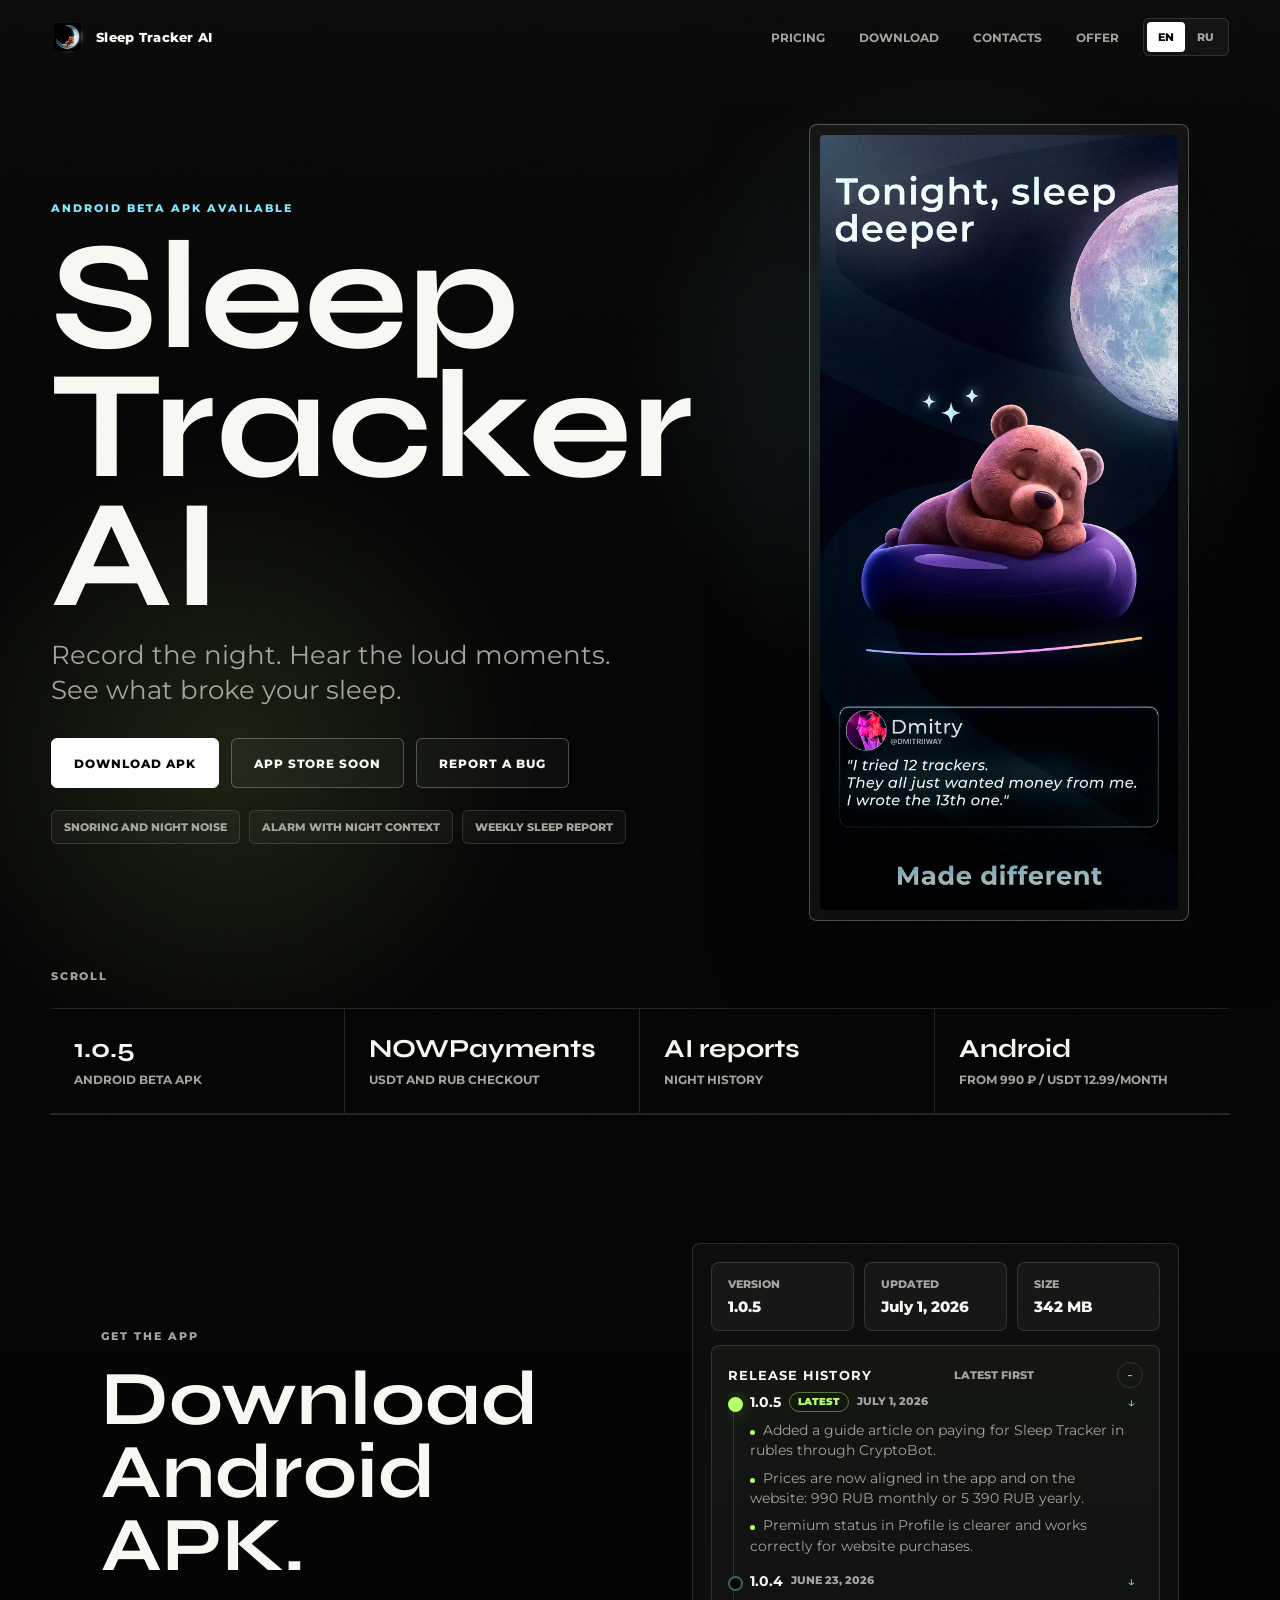
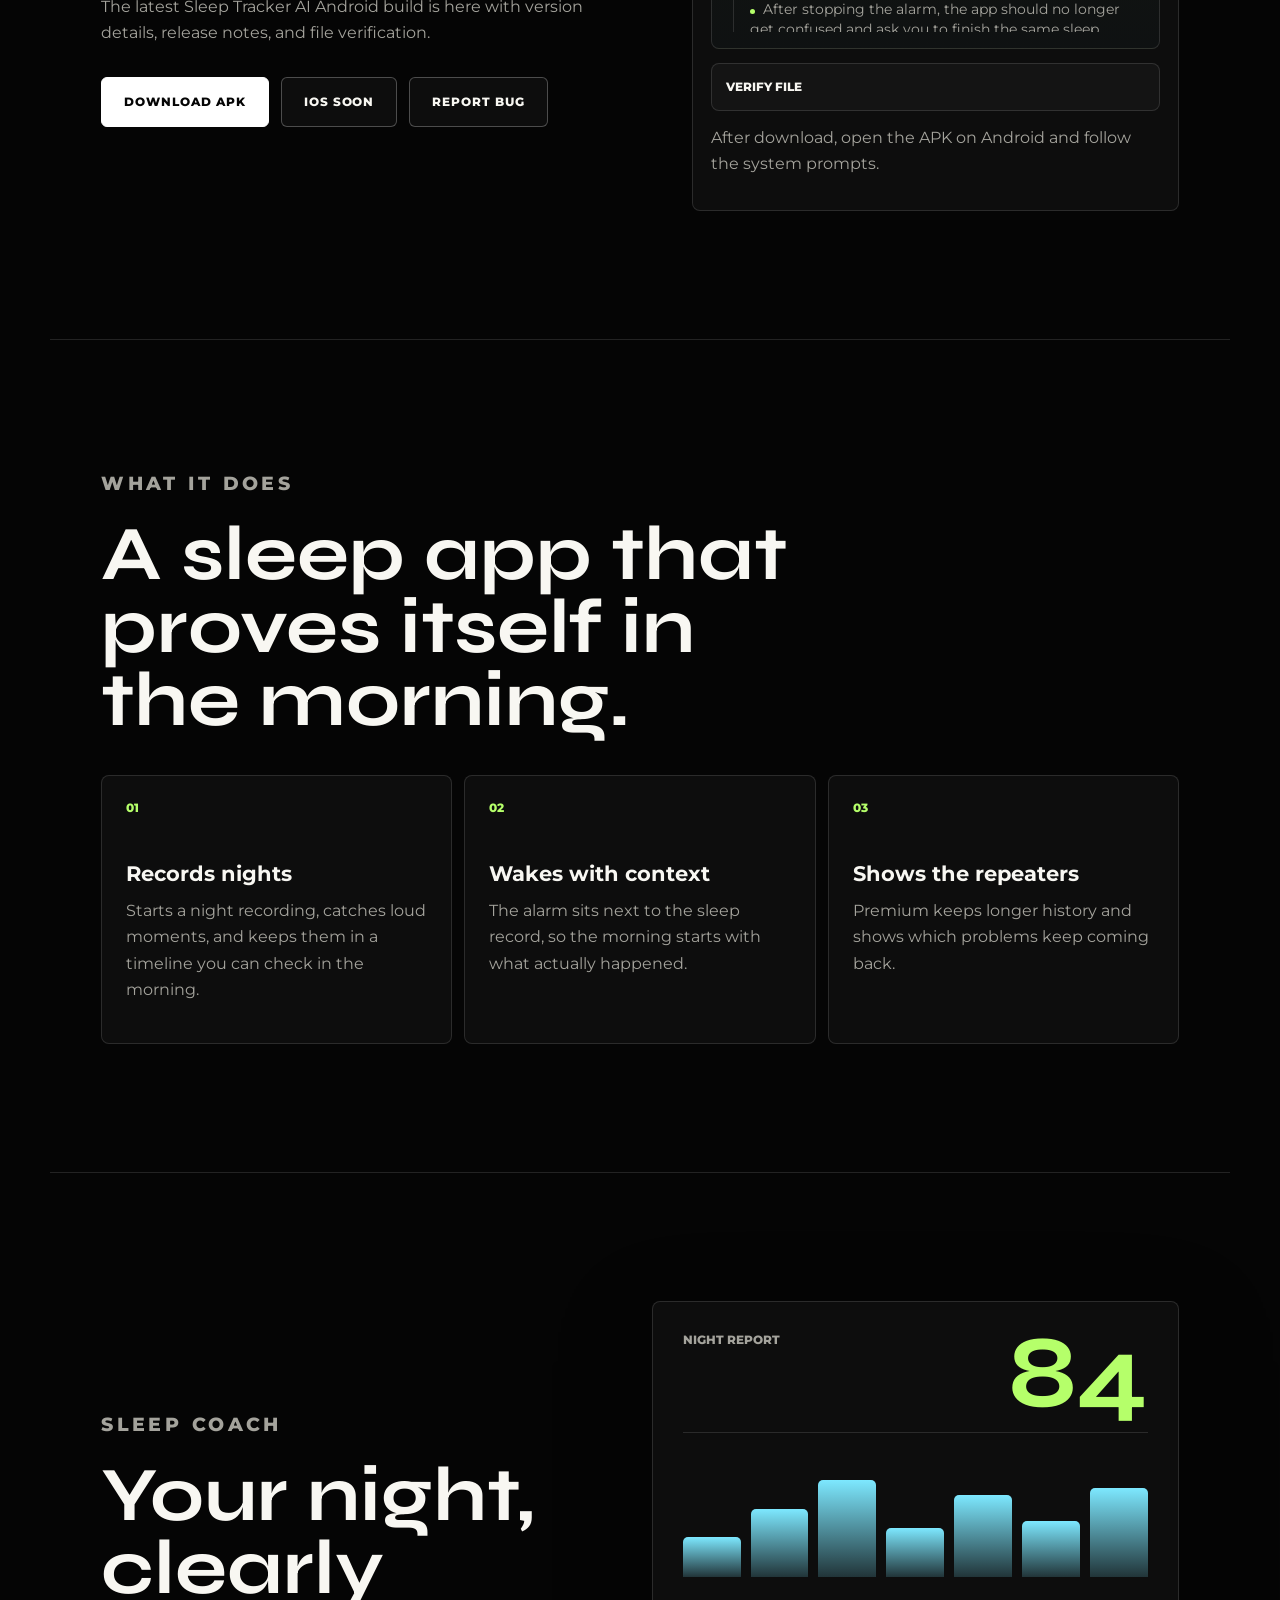
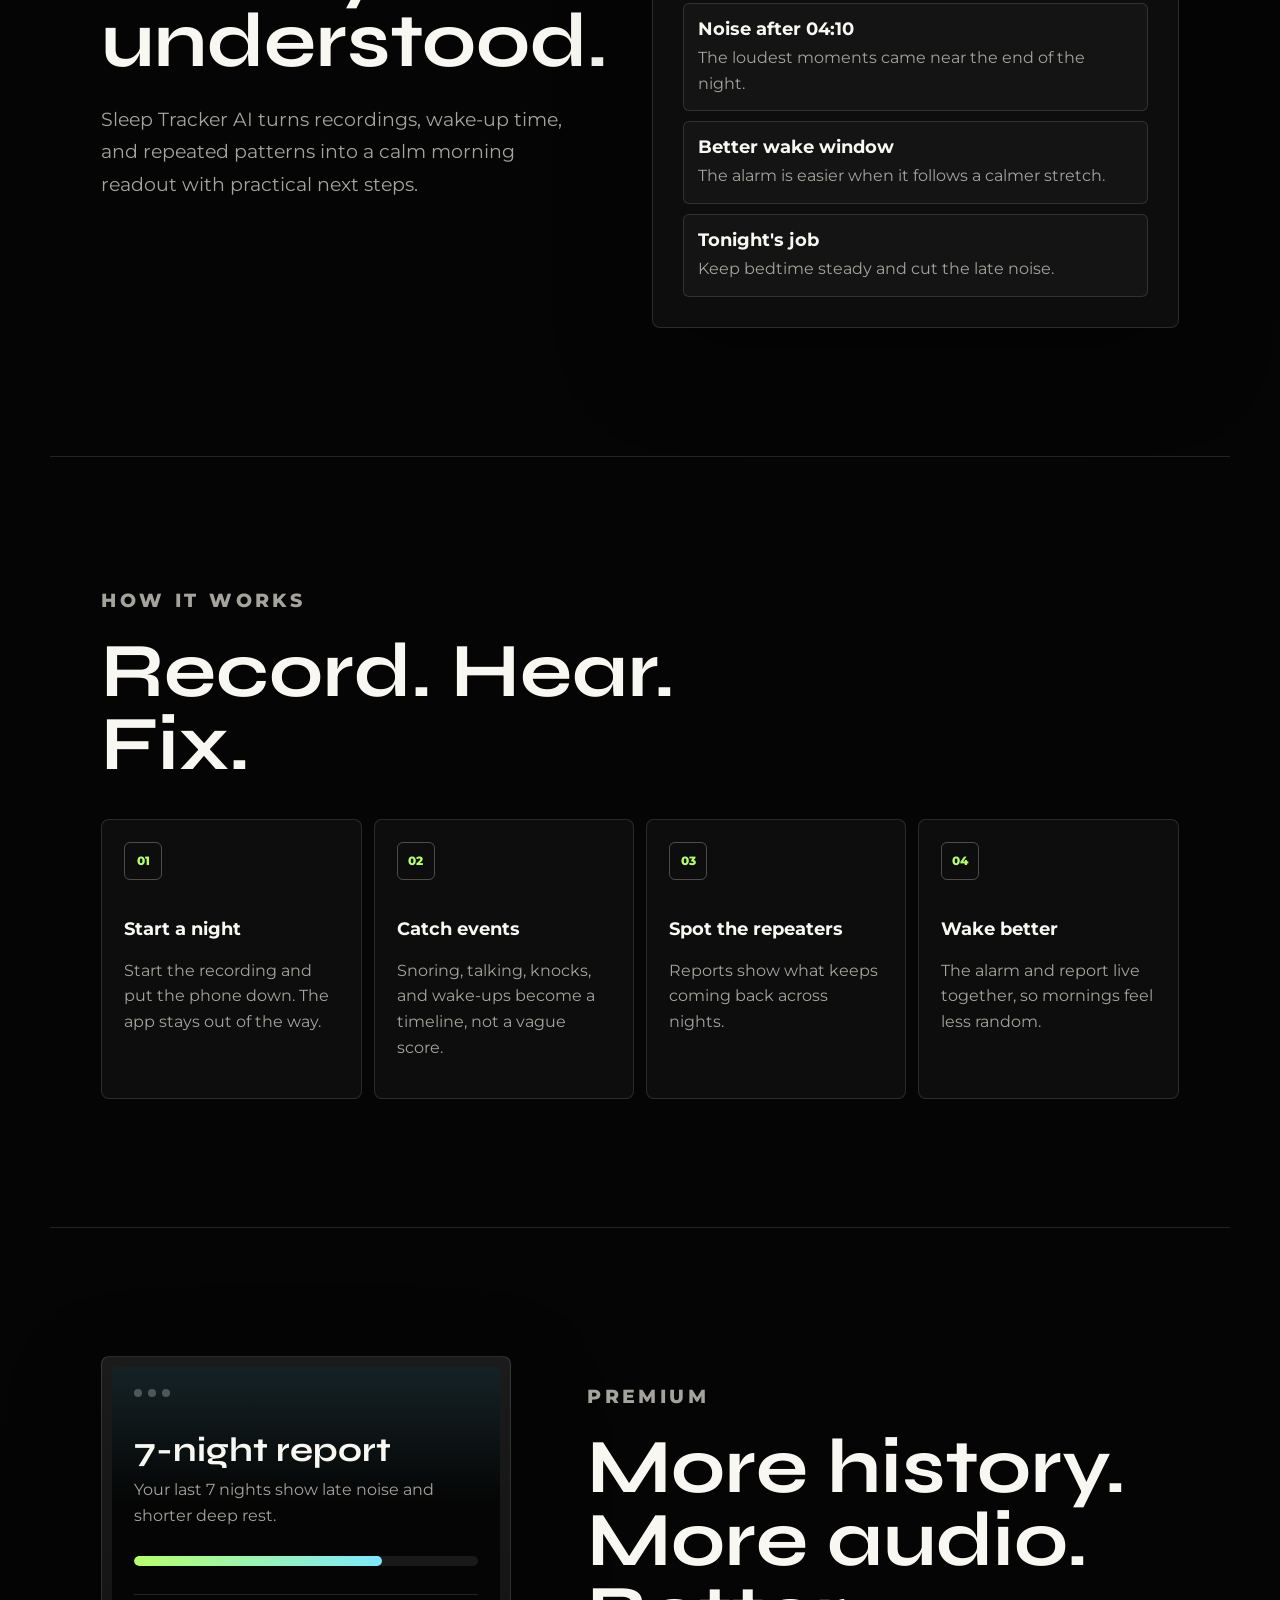
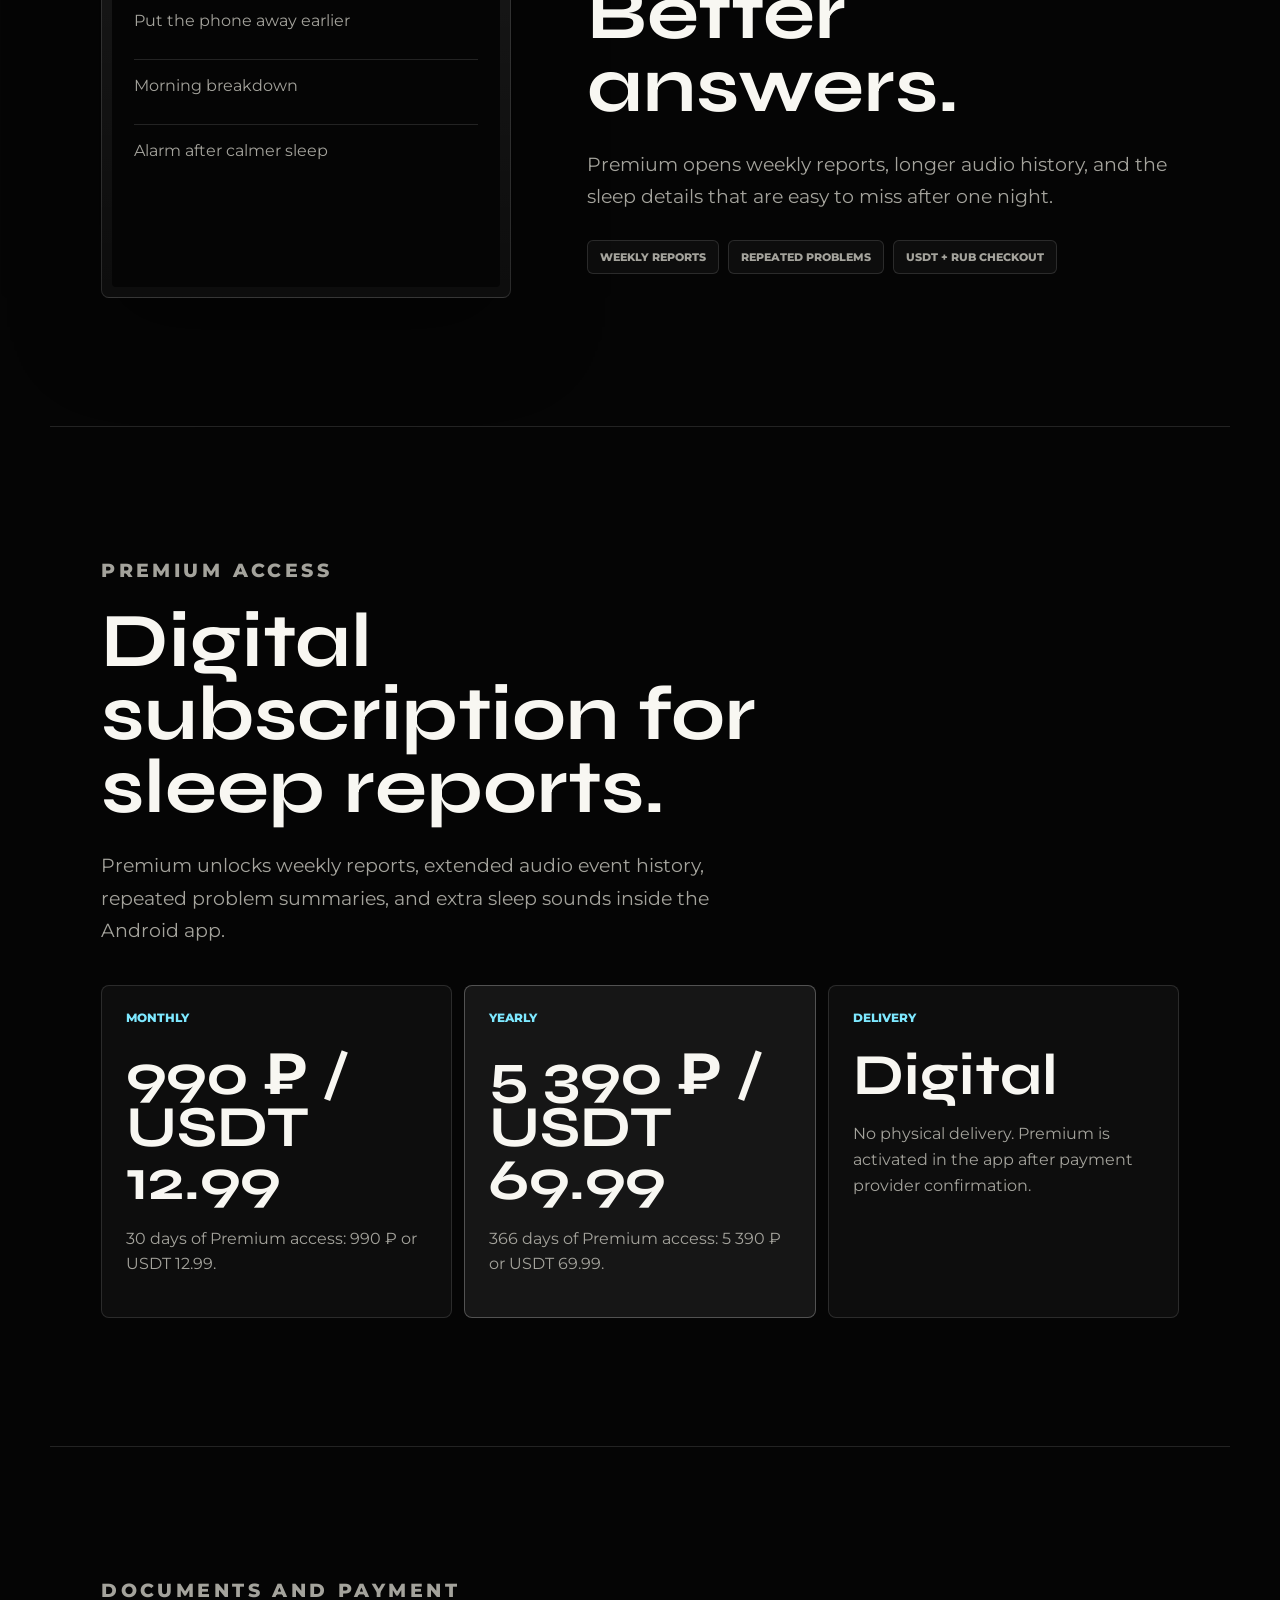
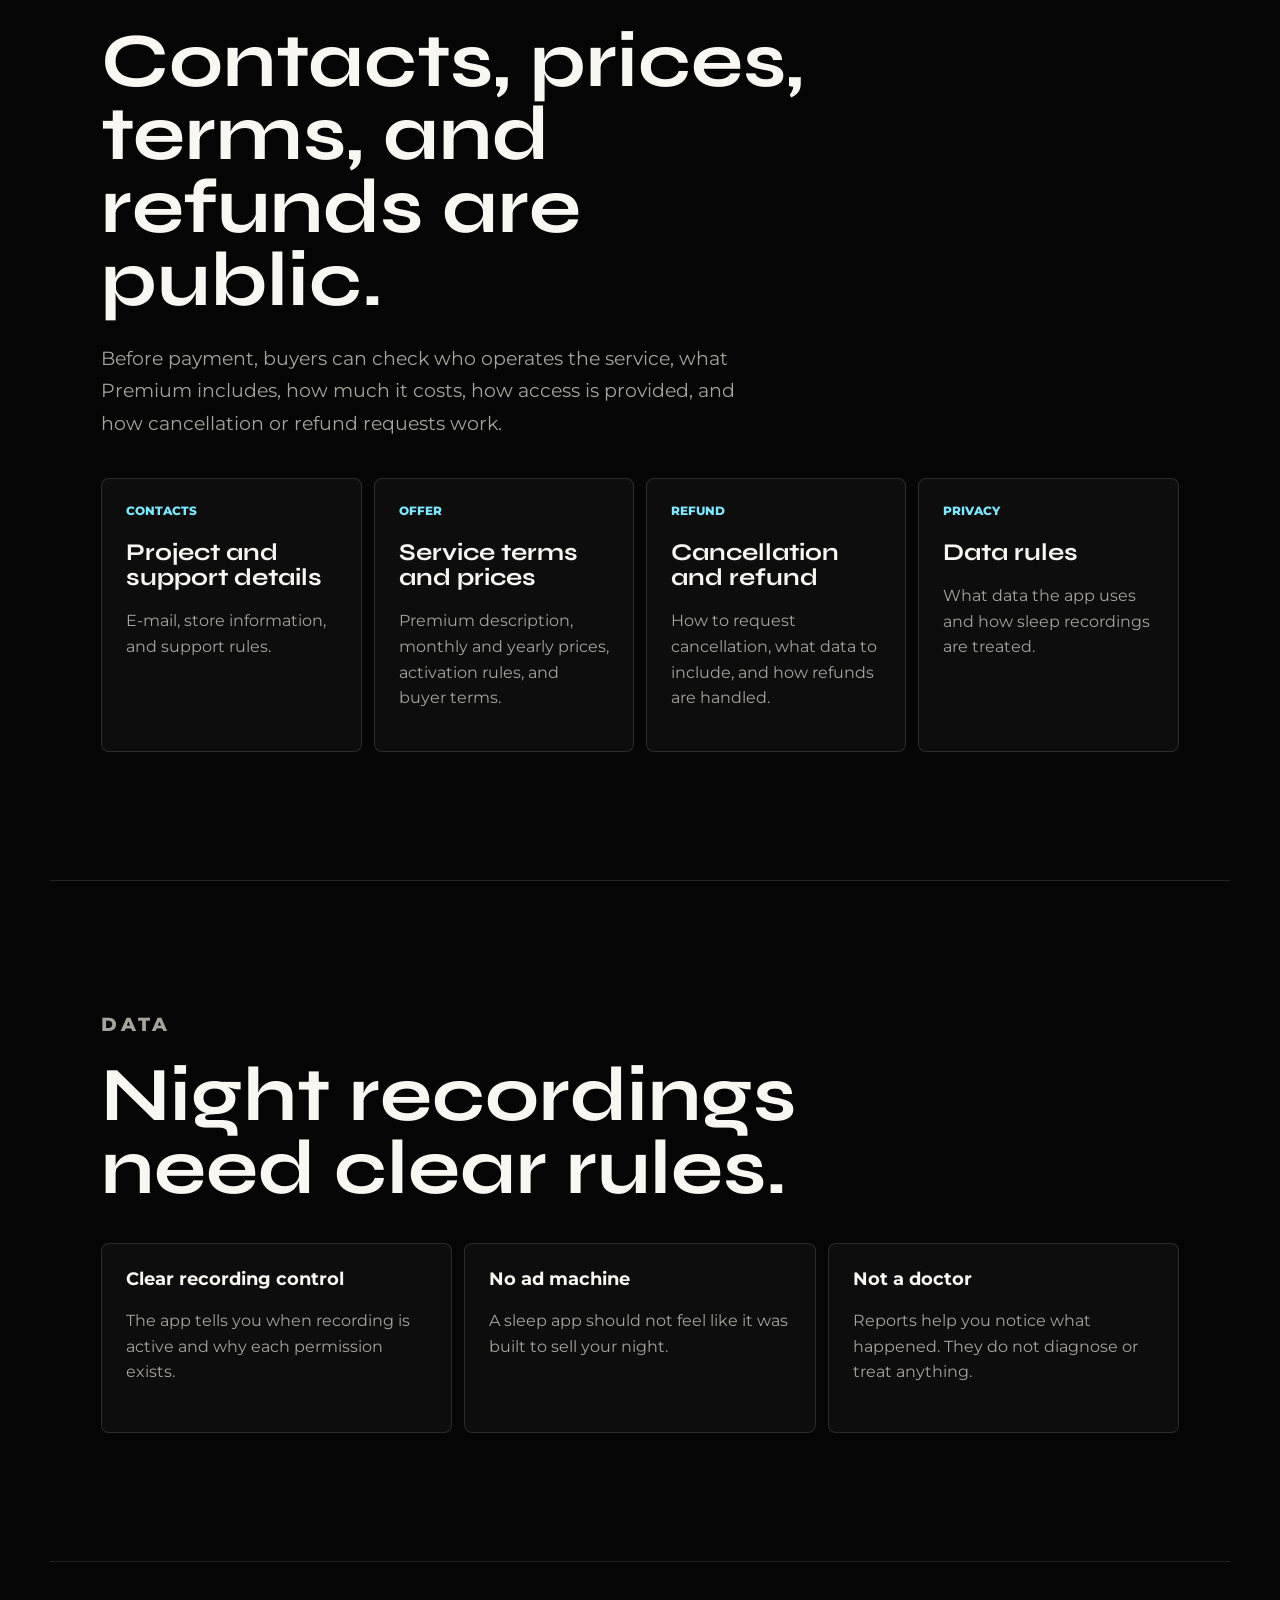
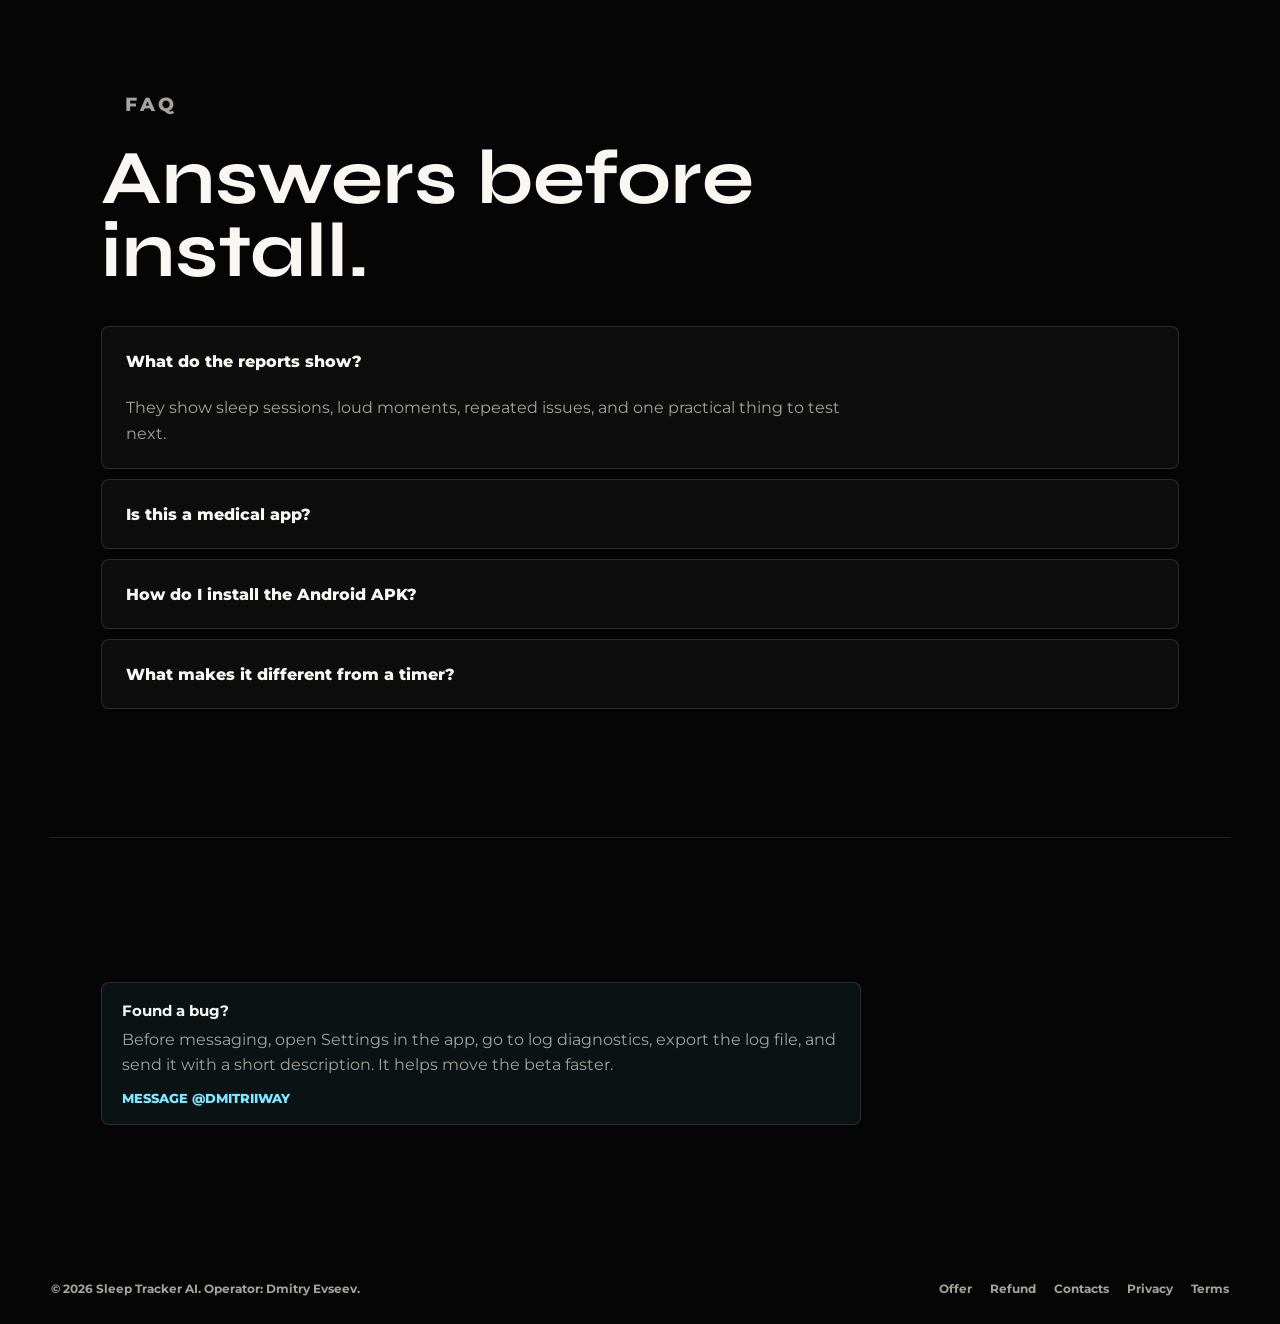
<file: index.html>
<!doctype html>
<html lang="en">
<head>
  <meta charset="utf-8" />
  <meta name="viewport" content="width=device-width, initial-scale=1" />
  <meta name="theme-color" content="#050505" />
  <meta name="description" content="Sleep Tracker AI records your nights, wakes you smarter, and turns sleep data into simple coaching." />
  <meta property="og:type" content="website" />
  <meta property="og:title" content="Sleep Tracker AI" />
  <meta property="og:description" content="Sleep recorder, smart alarm, and AI sleep coach." />
  <meta property="og:image" content="assets/logo.png" />
    <script type="application/ld+json">
    {
      "@context": "https://schema.org",
      "@type": "SoftwareApplication",
      "name": "Sleep Tracker AI",
      "description": "Sleep recorder, smart alarm, and AI sleep coach for iOS and Android.",
      "applicationCategory": "HealthApplication",
      "operatingSystem": "iOS, Android",
      "offers": {
        "@type": "Offer",
        "price": "0",
        "priceCurrency": "USD",
        "name": "Free app with optional Premium"
      }
    }
    </script>
    <title>Sleep Tracker AI</title>
  <link rel="icon" href="assets/logo.png" type="image/png" />
  <link rel="preconnect" href="https://fonts.googleapis.com" />
  <link rel="preconnect" href="https://fonts.gstatic.com" crossorigin />
  <link href="https://fonts.googleapis.com/css2?family=Montserrat:wght@400;500;600;700;800&family=Syne:wght@600;700;800&display=swap" rel="stylesheet" />
  <link rel="stylesheet" href="css/site.css?v=20260620c" />
</head>
<body>
  <div class="loader" id="loader">
    <img src="assets/logo.png" alt="" width="76" height="76" />
    <div class="loader-line"><span id="loaderFill"></span></div>
    <p><span id="loaderPercent">0</span>%</p>
  </div>

  <div class="noise" aria-hidden="true"></div>

  <header class="nav">
    <a class="brand magnetic" href="#top" aria-label="Sleep Tracker AI home">
      <img src="assets/logo.png" alt="" width="34" height="34" />
      <span>Sleep Tracker AI</span>
    </a>
    <div class="nav-right">
      <nav>
        <a class="magnetic" href="#pricing" data-i18n="navPricing">Pricing</a>
        <a class="magnetic" href="#download" data-i18n="navDownload">Download</a>
        <a class="magnetic" href="contacts.html" data-i18n="navContacts">Contacts</a>
        <a class="magnetic" href="offer.html" data-i18n="navOffer">Offer</a>
      </nav>
      <div class="lang-switch" aria-label="Language switch">
        <button class="lang-btn is-active magnetic" type="button" data-lang="en">EN</button>
        <button class="lang-btn magnetic" type="button" data-lang="ru">RU</button>
      </div>
    </div>
  </header>

  <main id="top">
    <section class="hero">
      <div class="hero-bg" aria-hidden="true"></div>
      <div class="hero-copy">
        <p class="eyebrow" data-i18n="heroEyebrow">ANDROID APK NOW / IOS APP STORE SOON</p>
        <h1>Sleep<br />Tracker<br />AI</h1>
        <p class="lead" data-i18n="heroLead">Sleep recording, smart alarm, and AI coaching in one quiet app.</p>
        <div class="actions">
          <a class="button primary magnetic" href="#download" data-i18n="androidButton">Download APK</a>
          <a class="button ghost magnetic" href="#ios" data-i18n="iosButton">App Store soon</a>
          <a class="button ghost magnetic" href="https://t.me/DMITRIIWAY" rel="noopener noreferrer" data-i18n="bugReportButton">Report a bug</a>
        </div>
        <div class="hero-points" aria-label="Product highlights">
          <span data-i18n="heroPointOne">Audio events, not guesswork</span>
          <span data-i18n="heroPointTwo">Smart alarm context</span>
          <span data-i18n="heroPointThree">AI next steps</span>
        </div>
      </div>
      <figure class="phone" aria-label="Sleep Tracker AI app preview">
        <img id="appPreview" src="assets/app-screen-en.jpg" alt="Sleep Tracker AI sleep screen" />
      </figure>
      <a class="scroll magnetic" href="#features" data-i18n="scroll">Scroll</a>
    </section>

    <section class="strip" aria-label="Release info">
      <div><strong data-strip-version>1.0.5</strong><span data-i18n="stripApk">website APK</span></div>
      <div><strong>NOWPayments</strong><span data-i18n="stripCrypto">USDT networks</span></div>
      <div><strong>AI reports</strong><span data-i18n="stripAi">sleep insights</span></div>
      <div><strong>Android</strong><span data-i18n="stripAndroid">direct install</span></div>
    </section>

    <section class="download" id="download">
      <div>
        <p class="eyebrow" data-i18n="downloadEyebrow">GET THE APP</p>
        <h2 data-i18n="downloadTitle">Download Android APK.</h2>
        <p data-i18n="downloadText">The latest Sleep Tracker AI Android build is here with version details, release notes, and file verification.</p>
        <div class="download-actions">
          <a class="button primary magnetic" id="androidDownload" href="https://t.me/DMITRIIWAY" rel="noopener noreferrer" data-i18n="androidShort">Download APK</a>
          <a class="button ghost magnetic" id="ios" href="https://apps.apple.com/" aria-disabled="true" data-i18n="iosShort">iOS soon</a>
          <a class="button ghost magnetic" href="https://t.me/DMITRIIWAY" rel="noopener noreferrer" data-i18n="bugReportShort">Report bug</a>
        </div>
      </div>
      <div class="download-panel">
        <dl class="download-meta" aria-label="APK file details">
          <div>
            <dt data-i18n="downloadVersionLabel">Version</dt>
            <dd data-apk-version>1.0.5</dd>
          </div>
          <div>
            <dt data-i18n="downloadUpdatedLabel">Updated</dt>
            <dd data-i18n="downloadUpdatedValue">July 1, 2026</dd>
          </div>
          <div>
            <dt data-i18n="downloadSizeLabel">Size</dt>
            <dd data-apk-size>342 MB</dd>
          </div>
        </dl>
        <details class="release-notes" data-release-notes open>
          <summary class="release-history-head">
            <strong data-i18n="releaseHistoryTitle">Release history</strong>
            <span data-i18n="releaseHistoryHint">Latest first</span>
          </summary>
          <ol class="release-timeline" data-release-history-list>
            <li class="release-entry is-latest">
              <div class="release-entry-top">
                <strong class="release-version">1.0.2</strong>
                <span class="release-badge" data-i18n="releaseHistoryLatest">Latest</span>
                <span class="release-date">June 20, 2026</span>
              </div>
              <ul>
                <li>The update window no longer opens over active sleep recording or a ringing alarm.</li>
                <li>Russian testers now see the update window and release notes in Russian.</li>
                <li>Old beta APKs move to the current build after repeated Later taps.</li>
              </ul>
            </li>
            <li class="release-entry">
              <div class="release-entry-top">
                <strong class="release-version">1.0.1</strong>
                <span class="release-date">June 19, 2026</span>
              </div>
              <ul>
                <li>Crypto checkout no longer depends on unavailable Google sign-in.</li>
                <li>The paywall now shows one crypto payment path with matching USDT prices.</li>
              </ul>
            </li>
            <li class="release-entry">
              <div class="release-entry-top">
                <strong class="release-version">1.0.0</strong>
                <span class="release-date">June 17, 2026</span>
              </div>
              <ul>
                <li>First public Android beta build from the Sleep Tracker AI site.</li>
                <li>Premium access is checked through server entitlement.</li>
              </ul>
            </li>
          </ol>
        </details>
        <details class="verify-file">
          <summary data-i18n="verifyFileTitle">Verify file</summary>
          <p><span>Package</span><code data-apk-package>com.dmitriiway.sleeptracker</code></p>
          <p><span>SHA-256</span><code data-apk-sha>75b946b9022ed32e4cc409d9a2bf8b64308c2d1f1f1b0420732d317267b3672e</code></p>
          <p><span>Signer SHA-256</span><code data-apk-signer>99c3a1cf3502ba83b4a8c6378751da714a70654923d2371eccba00cac0772e3f</code></p>
        </details>
        <p class="download-note" data-i18n="downloadInstallNote">After download, open the APK on Android and follow the system prompts.</p>
      </div>
    </section>

    <section class="section" id="features">
      <div class="section-head">
        <p class="eyebrow" data-i18n="featuresEyebrow">WHAT IT DOES</p>
        <h2 data-i18n="featuresTitle">Short app. Useful every morning.</h2>
      </div>
      <div class="grid">
        <article class="card">
          <span>01</span>
          <h3 data-i18n="cardOneTitle">Records nights</h3>
          <p data-i18n="cardOneText">Tracks sleep sessions, audio events, and wake-up context without turning the app into a dashboard maze.</p>
        </article>
        <article class="card">
          <span>02</span>
          <h3 data-i18n="cardTwoTitle">Wakes smarter</h3>
          <p data-i18n="cardTwoText">Alarm and sleep tools are built around the actual night, not a generic timer.</p>
        </article>
        <article class="card">
          <span>03</span>
          <h3 data-i18n="cardThreeTitle">Explains patterns</h3>
          <p data-i18n="cardThreeText">Premium adds AI reports that translate raw data into plain next steps.</p>
        </article>
      </div>
    </section>

    <section class="showcase section-split" id="coach">
      <div class="section-head">
        <p class="eyebrow" data-i18n="coachEyebrow">AI SLEEP MIRROR</p>
        <h2 data-i18n="coachTitle">Your night, clearly understood.</h2>
        <p data-i18n="coachText">Sleep Tracker AI turns recordings, wake-up time, and repeated patterns into a calm morning readout with practical next steps.</p>
      </div>
      <div class="insight-board" aria-label="AI sleep report preview">
        <div class="board-top">
          <span data-i18n="boardTitle">Morning report</span>
          <strong>84</strong>
        </div>
        <div class="sleep-graph" aria-hidden="true">
          <span style="height: 34%"></span>
          <span style="height: 58%"></span>
          <span style="height: 82%"></span>
          <span style="height: 42%"></span>
          <span style="height: 70%"></span>
          <span style="height: 48%"></span>
          <span style="height: 76%"></span>
        </div>
        <div class="insight-list">
          <div><b data-i18n="insightOneTitle">Fragmented after 04:10</b><span data-i18n="insightOneText">Audio spikes clustered near the end of the night.</span></div>
          <div><b data-i18n="insightTwoTitle">Best wake window</b><span data-i18n="insightTwoText">Alarm feels lighter when it follows a calmer interval.</span></div>
          <div><b data-i18n="insightThreeTitle">Tonight's focus</b><span data-i18n="insightThreeText">Keep the same bedtime and reduce late noise.</span></div>
        </div>
      </div>
    </section>

    <section class="section flow">
      <div class="section-head">
        <p class="eyebrow" data-i18n="flowEyebrow">HOW IT WORKS</p>
        <h2 data-i18n="flowTitle">Record. Detect. Explain. Improve.</h2>
      </div>
      <div class="flow-grid">
        <article>
          <span>01</span>
          <h3 data-i18n="flowOneTitle">Start a night</h3>
          <p data-i18n="flowOneText">The app records the sleep session and keeps the interface quiet when you are already in bed.</p>
        </article>
        <article>
          <span>02</span>
          <h3 data-i18n="flowTwoTitle">Catch events</h3>
          <p data-i18n="flowTwoText">Snoring, noise, and wake-up context become a timeline instead of a vague score.</p>
        </article>
        <article>
          <span>03</span>
          <h3 data-i18n="flowThreeTitle">Read the pattern</h3>
          <p data-i18n="flowThreeText">AI reports summarize what changed and which habit is worth testing next.</p>
        </article>
        <article>
          <span>04</span>
          <h3 data-i18n="flowFourTitle">Wake better</h3>
          <p data-i18n="flowFourText">Alarm tools are tied to the real night, so mornings feel less random.</p>
        </article>
      </div>
    </section>

    <section class="section-split premium">
      <div class="mini-phone" aria-label="Premium feature preview">
        <div class="mini-screen">
          <div class="mini-status"><span></span><span></span><span></span></div>
          <h3 data-i18n="premiumMockTitle">Premium insight</h3>
          <p data-i18n="premiumMockText">Your last 7 nights show later noise and shorter deep rest.</p>
          <div class="mini-meter"><span></span></div>
          <ul>
            <li data-i18n="premiumMockOne">Earlier wind-down target</li>
            <li data-i18n="premiumMockTwo">AI morning explanation</li>
            <li data-i18n="premiumMockThree">Trend-based alarm context</li>
          </ul>
        </div>
      </div>
      <div class="section-head">
        <p class="eyebrow" data-i18n="premiumEyebrow">PREMIUM THAT EARNS ITS PLACE</p>
        <h2 data-i18n="premiumTitle">Not more dashboards. Better decisions.</h2>
        <p data-i18n="premiumText">Premium should feel like a sleep analyst beside the app: plain-language reports, pattern changes, and habit suggestions that are specific enough to try tonight.</p>
        <div class="pill-row">
          <span data-i18n="premiumPillOne">AI reports</span>
          <span data-i18n="premiumPillTwo">Trend summaries</span>
          <span data-i18n="premiumPillThree">Crypto payments ready</span>
        </div>
      </div>
    </section>

    <section class="section pricing" id="pricing">
      <div class="section-head">
        <p class="eyebrow" data-i18n="pricingEyebrow">PREMIUM ACCESS</p>
        <h2 data-i18n="pricingTitle">Digital subscription for sleep reports.</h2>
        <p data-i18n="pricingText">Premium unlocks weekly reports, extended audio event history, repeated problem summaries, and extra sleep sounds inside the Android app.</p>
      </div>
      <div class="pricing-grid">
        <article class="price-card">
          <span data-i18n="priceMonthlyLabel">Monthly</span>
          <strong>990 ₽ / USDT 12.99</strong>
          <p data-i18n="priceMonthlyText">30 days of Premium access after payment confirmation.</p>
        </article>
        <article class="price-card is-featured">
          <span data-i18n="priceYearlyLabel">Yearly</span>
          <strong>5 390 ₽ / USDT 69.99</strong>
          <p data-i18n="priceYearlyText">366 days of Premium access after payment confirmation.</p>
        </article>
        <article class="price-card">
          <span data-i18n="priceDeliveryLabel">Delivery</span>
          <strong data-i18n="priceDeliveryValue">Digital</strong>
          <p data-i18n="priceDeliveryText">No physical delivery. Premium is activated in the app after payment provider confirmation.</p>
        </article>
      </div>
    </section>

    <section class="section documents-section" id="documents">
      <div class="section-head">
        <p class="eyebrow" data-i18n="documentsEyebrow">DOCUMENTS AND PAYMENT</p>
        <h2 data-i18n="documentsTitle">Contacts, prices, terms, and refunds are public.</h2>
        <p data-i18n="documentsText">Before payment, buyers can check who sells the service, what Premium includes, how much it costs, how access is provided, and how cancellation or refund requests work.</p>
      </div>
      <div class="documents-grid">
        <a class="doc-card magnetic" href="contacts.html">
          <span data-i18n="documentsContactsLabel">Contacts</span>
          <strong data-i18n="documentsContactsTitle">Project and support details</strong>
          <p data-i18n="documentsContactsText">E-mail, store information, and support rules.</p>
        </a>
        <a class="doc-card magnetic" href="offer.html">
          <span data-i18n="documentsOfferLabel">Offer</span>
          <strong data-i18n="documentsOfferTitle">Service terms and prices</strong>
          <p data-i18n="documentsOfferText">Premium description, monthly and yearly prices, activation rules, and buyer terms.</p>
        </a>
        <a class="doc-card magnetic" href="refund.html">
          <span data-i18n="documentsRefundLabel">Refund</span>
          <strong data-i18n="documentsRefundTitle">Cancellation and refund</strong>
          <p data-i18n="documentsRefundText">How to request cancellation, what data to include, and how refunds are handled.</p>
        </a>
        <a class="doc-card magnetic" href="privacy.html">
          <span data-i18n="documentsPrivacyLabel">Privacy</span>
          <strong data-i18n="documentsPrivacyTitle">Data rules</strong>
          <p data-i18n="documentsPrivacyText">What data the app uses and how sleep recordings are treated.</p>
        </a>
      </div>
    </section>

    <section class="section privacy-section" id="privacy">
      <div class="section-head">
        <p class="eyebrow" data-i18n="privacyEyebrow">PRIVACY FIRST</p>
        <h2 data-i18n="privacyTitle">Sleep data is intimate. Treat it that way.</h2>
      </div>
      <div class="privacy-grid">
        <article>
          <h3 data-i18n="privacyOneTitle">Clear recording control</h3>
          <p data-i18n="privacyOneText">The product language tells users when recording is active and why each permission exists.</p>
        </article>
        <article>
          <h3 data-i18n="privacyTwoTitle">No ad-tech story</h3>
          <p data-i18n="privacyTwoText">A sleep app should not feel like a data broker. The site makes that trust promise visible.</p>
        </article>
        <article>
          <h3 data-i18n="privacyThreeTitle">AI with boundaries</h3>
          <p data-i18n="privacyThreeText">Reports are framed as guidance, not medical diagnosis, with legal pages one tap away.</p>
        </article>
      </div>
    </section>

    <section class="section faq">
      <div class="section-head">
        <p class="eyebrow" data-i18n="faqEyebrow">FAQ</p>
        <h2 data-i18n="faqTitle">Answers before install.</h2>
      </div>
      <div class="faq-list">
        <details open>
          <summary data-i18n="faqOneQ">What does the AI coach actually do?</summary>
          <p data-i18n="faqOneA">It summarizes sleep sessions, highlights repeated patterns, and suggests one practical change instead of dumping raw charts on you.</p>
        </details>
        <details>
          <summary data-i18n="faqTwoQ">Is this a medical app?</summary>
          <p data-i18n="faqTwoA">No. Sleep Tracker AI is a wellness and productivity tool. It can help you notice patterns, but it is not a diagnosis or treatment device.</p>
        </details>
        <details>
          <summary data-i18n="faqThreeQ">Why Android APK and App Store?</summary>
          <p data-i18n="faqThreeA">Android can be distributed directly while iOS stays inside Apple's review and App Store flow.</p>
        </details>
        <details>
          <summary data-i18n="faqFourQ">What makes it different from a timer?</summary>
          <p data-i18n="faqFourA">The app keeps the night context: recordings, events, wake-up behavior, and AI explanations that connect them.</p>
        </details>
      </div>
    </section>

    <section class="section bug-report-section">
      <div class="bug-report">
        <strong data-i18n="bugReportTitle">Found a bug?</strong>
        <p data-i18n="bugReportText">Before messaging, open Settings in the app, go to log diagnostics, export the log file, and send it with a short description. It helps move the beta faster.</p>
        <a class="bug-report-link magnetic" href="https://t.me/DMITRIIWAY" rel="noopener noreferrer" data-i18n="bugReportTelegram">Message @DMITRIIWAY</a>
      </div>
    </section>
  </main>

  <footer>
    <span data-i18n="footerSeller">© 2026 Sleep Tracker AI. Operator: Dmitry Evseev.</span>
    <div>
      <a href="offer.html" data-i18n="footerOffer">Offer</a>
      <a href="refund.html" data-i18n="footerRefund">Refund</a>
      <a href="contacts.html" data-i18n="footerContacts">Contacts</a>
      <a href="privacy.html" data-i18n="footerPrivacy">Privacy</a>
      <a href="terms.html" data-i18n="footerTerms">Terms</a>
    </div>
  </footer>

  <script src="js/site.js?v=20260621a"></script>
</body>
</html>
</file>
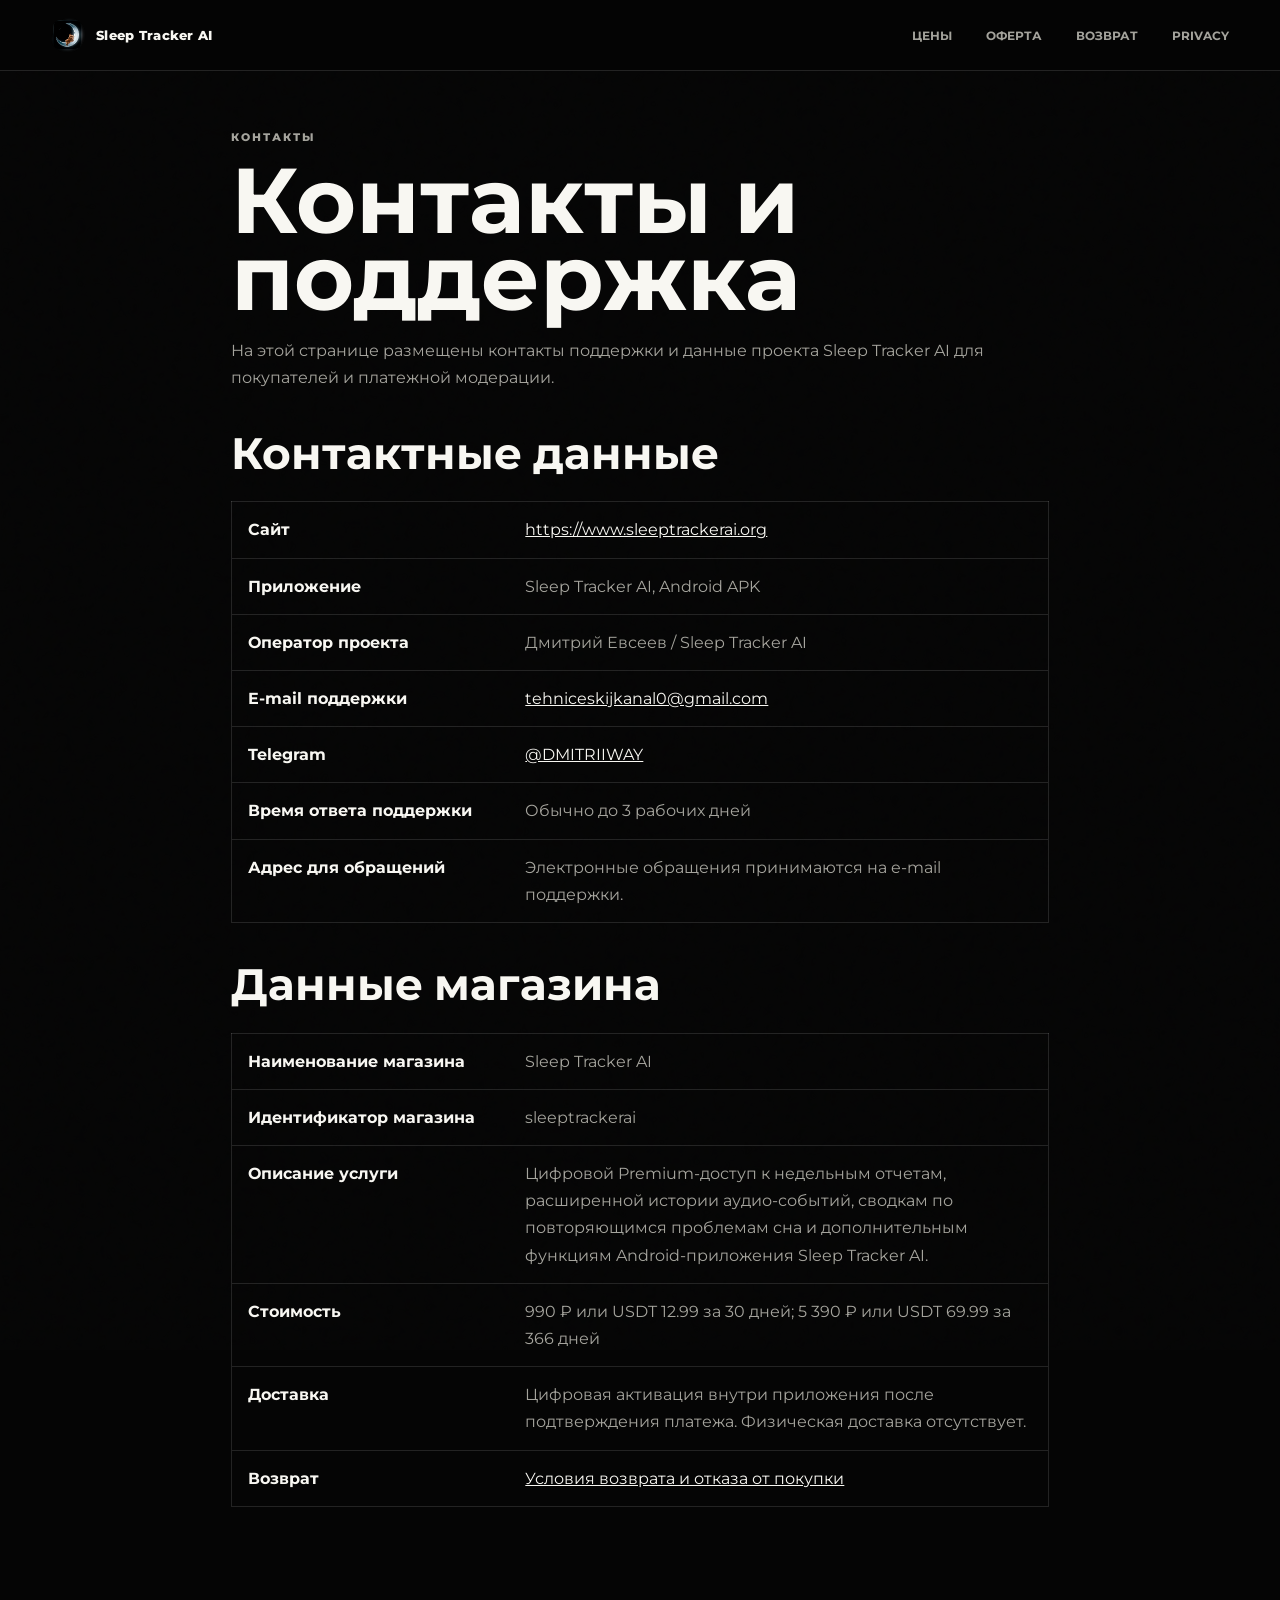
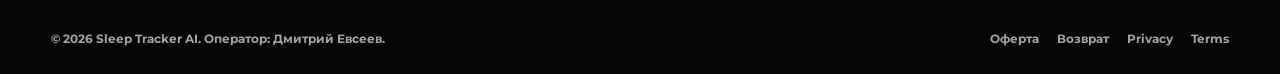
<file: contacts.html>
<!doctype html>
<html lang="ru">
<head>
  <meta charset="utf-8" />
  <meta name="viewport" content="width=device-width, initial-scale=1" />
  <meta name="theme-color" content="#050505" />
  <meta name="description" content="Контакты поддержки и данные проекта Sleep Tracker AI." />
  <title>Контакты и поддержка - Sleep Tracker AI</title>
  <link rel="icon" href="assets/logo.png" type="image/png" />
  <link rel="preconnect" href="https://fonts.googleapis.com" />
  <link rel="preconnect" href="https://fonts.gstatic.com" crossorigin />
  <link href="https://fonts.googleapis.com/css2?family=Montserrat:wght@400;600;700;800&family=Syne:wght@700;800&display=swap" rel="stylesheet" />
  <link rel="stylesheet" href="css/site.css" />
  <style>
    .legal-page { max-width: 920px; margin: 0 auto; padding: 128px var(--pad) 72px; }
    .legal-page h1 { font-size: clamp(42px, 8vw, 92px); }
    .legal-page h2 { margin-top: 42px; font-size: clamp(28px, 4vw, 44px); }
    .legal-page p, .legal-page li, .legal-page td, .legal-page th { color: var(--muted); line-height: 1.7; }
    .legal-page a { color: var(--fg); text-decoration: underline; }
    .legal-table { width: 100%; border-collapse: collapse; margin: 24px 0; border: 1px solid var(--line); }
    .legal-table th, .legal-table td { padding: 14px 16px; border-bottom: 1px solid var(--line); text-align: left; vertical-align: top; }
    .legal-table th { width: 34%; color: var(--fg); }
    .notice { padding: 18px; border: 1px solid var(--line-strong); border-radius: 8px; background: rgba(255,255,255,0.05); }
  </style>
</head>
<body>
  <div class="noise" aria-hidden="true"></div>
  <header class="nav is-scrolled">
    <a class="brand" href="index.html"><img src="assets/logo.png" alt="" width="34" height="34" /><span>Sleep Tracker AI</span></a>
    <nav>
      <a href="index.html#pricing">Цены</a>
      <a href="offer.html">Оферта</a>
      <a href="refund.html">Возврат</a>
      <a href="privacy.html">Privacy</a>
    </nav>
  </header>

  <main class="legal-page">
    <p class="eyebrow">КОНТАКТЫ</p>
    <h1>Контакты и поддержка</h1>
    <p>На этой странице размещены контакты поддержки и данные проекта Sleep Tracker AI для покупателей и платежной модерации.</p>

    <h2>Контактные данные</h2>
    <table class="legal-table">
      <tr><th>Сайт</th><td><a href="https://www.sleeptrackerai.org">https://www.sleeptrackerai.org</a></td></tr>
      <tr><th>Приложение</th><td>Sleep Tracker AI, Android APK</td></tr>
      <tr><th>Оператор проекта</th><td>Дмитрий Евсеев / Sleep Tracker AI</td></tr>
      <tr><th>E-mail поддержки</th><td><a href="mailto:tehniceskijkanal0@gmail.com">tehniceskijkanal0@gmail.com</a></td></tr>
      <tr><th>Telegram</th><td><a href="https://t.me/DMITRIIWAY" rel="noopener noreferrer">@DMITRIIWAY</a></td></tr>
      <tr><th>Время ответа поддержки</th><td>Обычно до 3 рабочих дней</td></tr>
      <tr><th>Адрес для обращений</th><td>Электронные обращения принимаются на e-mail поддержки.</td></tr>
    </table>

    <h2>Данные магазина</h2>
    <table class="legal-table">
      <tr><th>Наименование магазина</th><td>Sleep Tracker AI</td></tr>
      <tr><th>Идентификатор магазина</th><td>sleeptrackerai</td></tr>
      <tr><th>Описание услуги</th><td>Цифровой Premium-доступ к недельным отчетам, расширенной истории аудио-событий, сводкам по повторяющимся проблемам сна и дополнительным функциям Android-приложения Sleep Tracker AI.</td></tr>
      <tr><th>Стоимость</th><td>990 ₽ или USDT 12.99 за 30 дней; 5 390 ₽ или USDT 69.99 за 366 дней</td></tr>
      <tr><th>Доставка</th><td>Цифровая активация внутри приложения после подтверждения платежа. Физическая доставка отсутствует.</td></tr>
      <tr><th>Возврат</th><td><a href="refund.html">Условия возврата и отказа от покупки</a></td></tr>
    </table>
  </main>

  <footer>
    <span>© 2026 Sleep Tracker AI. Оператор: Дмитрий Евсеев.</span>
    <div>
      <a href="offer.html">Оферта</a>
      <a href="refund.html">Возврат</a>
      <a href="privacy.html">Privacy</a>
      <a href="terms.html">Terms</a>
    </div>
  </footer>
</body>
</html>
</file>
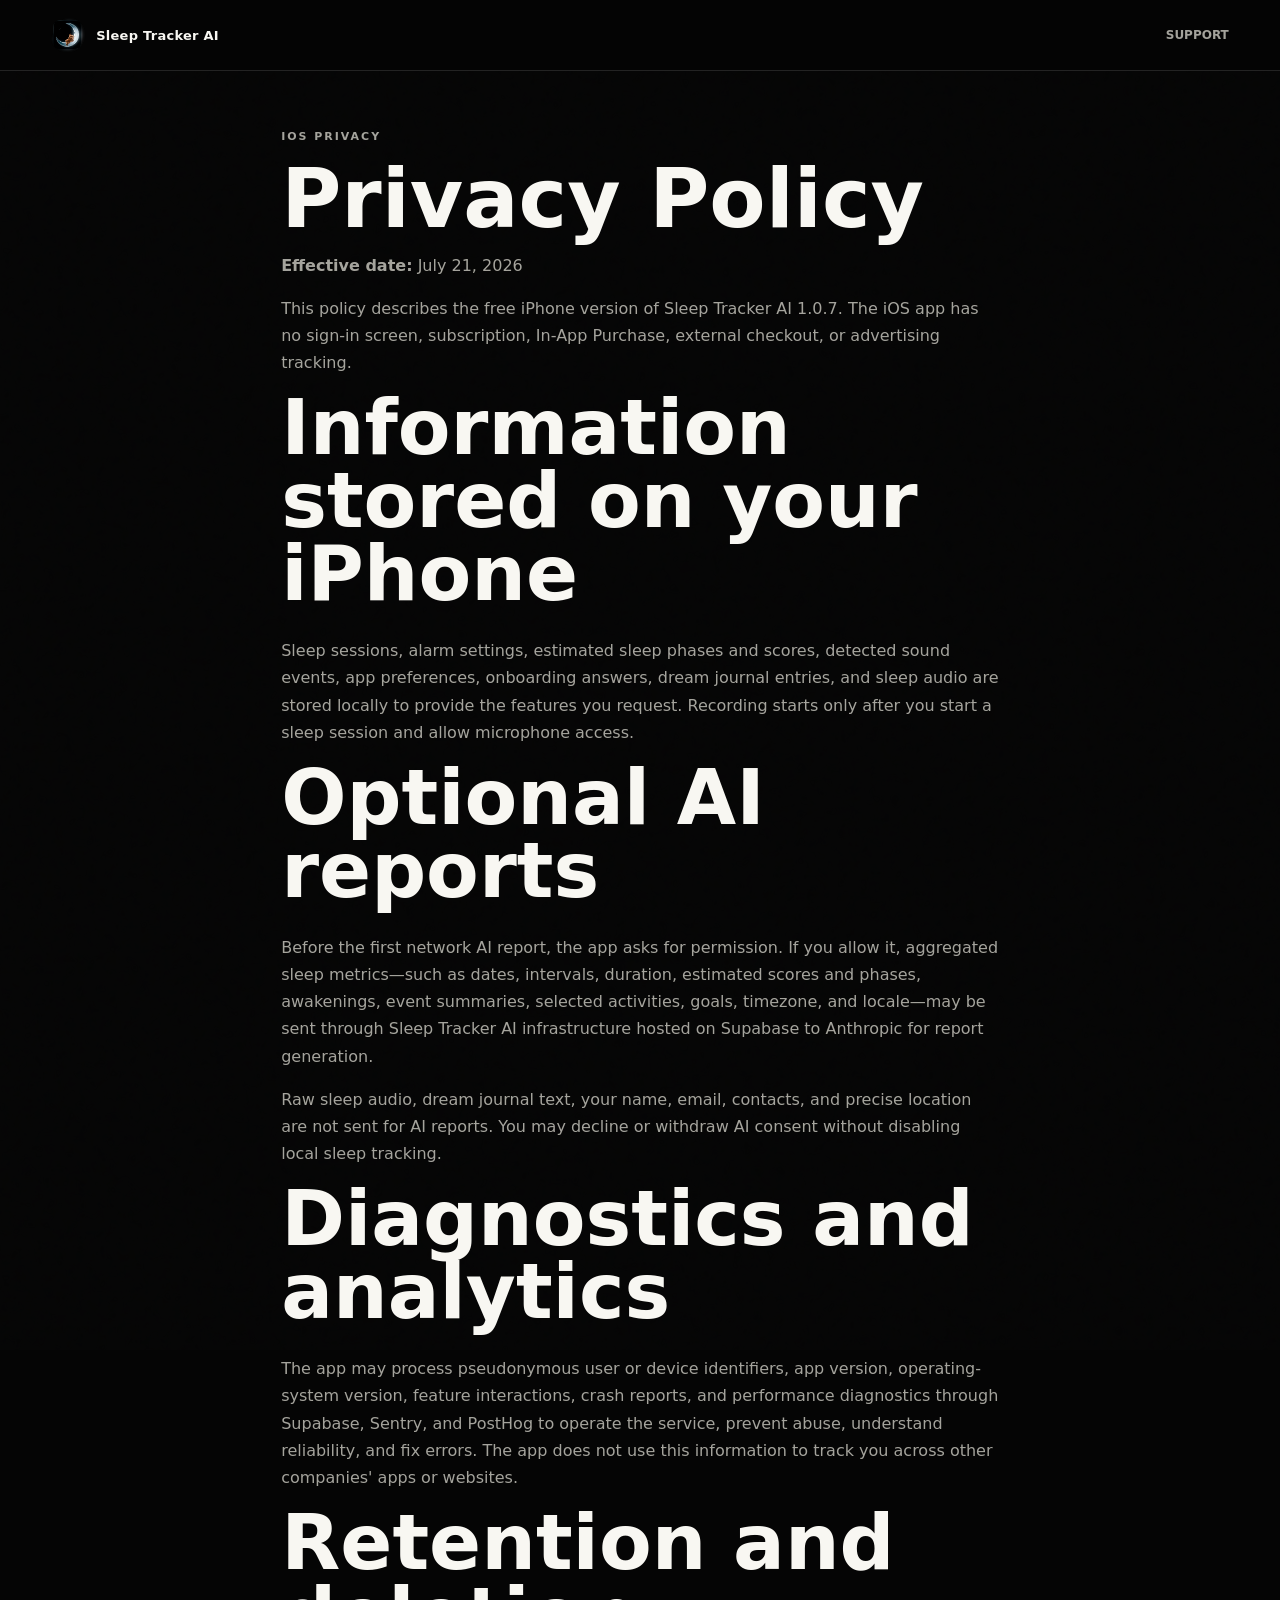
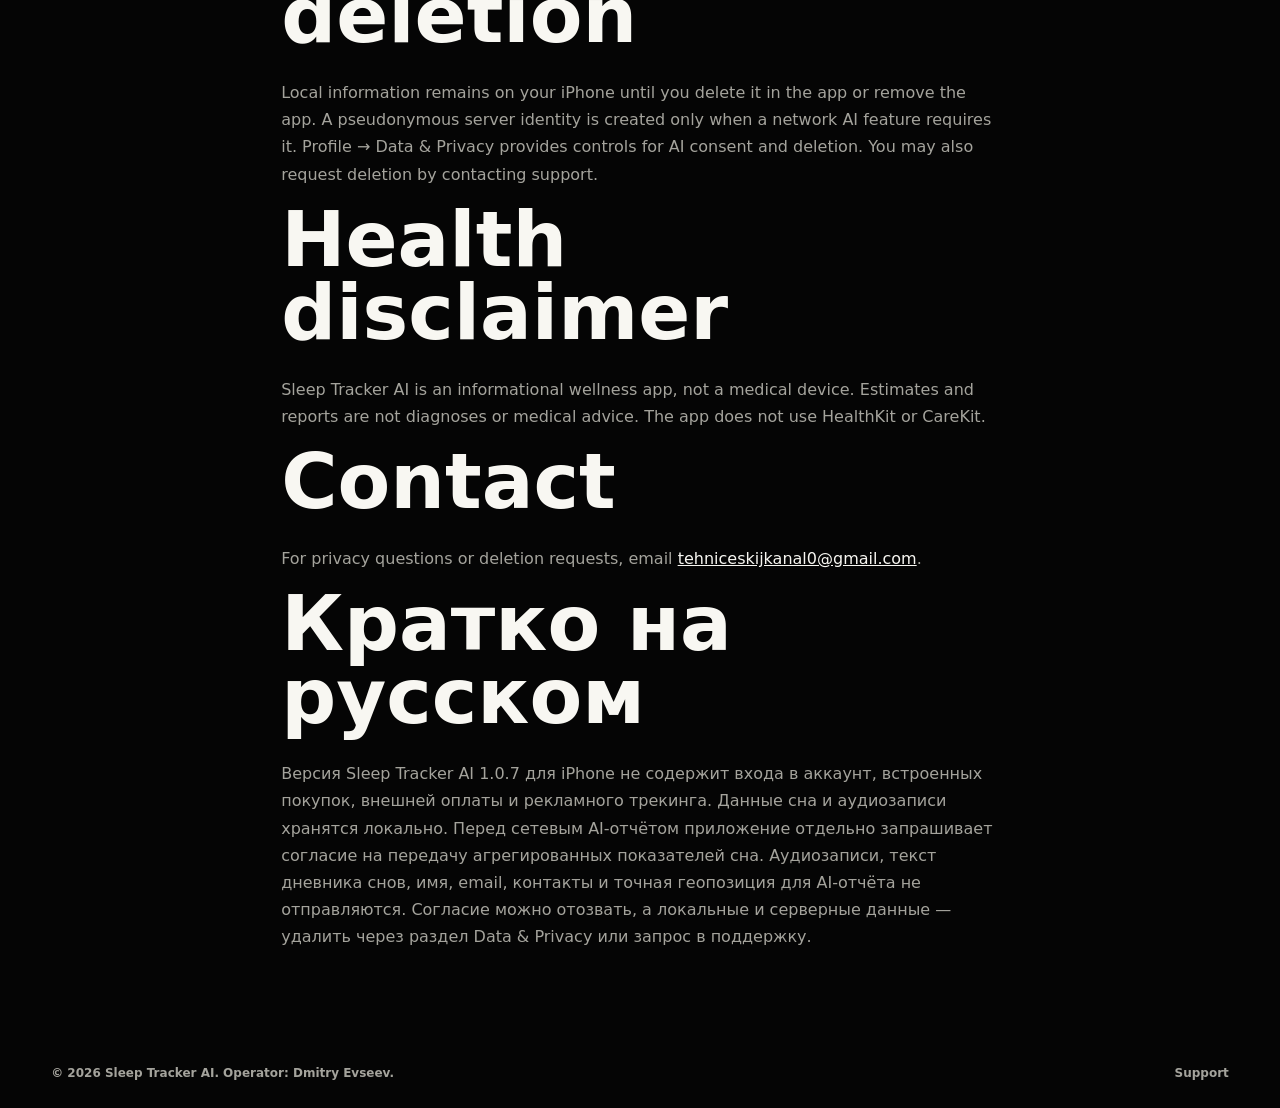
<file: ios-privacy.html>
<!doctype html>
<html lang="en">
<head>
  <meta charset="utf-8" />
  <meta name="viewport" content="width=device-width, initial-scale=1" />
  <meta name="theme-color" content="#050505" />
  <meta name="description" content="Privacy Policy for the free iPhone version of Sleep Tracker AI." />
  <title>iOS Privacy — Sleep Tracker AI</title>
  <link rel="icon" href="assets/logo.png" type="image/png" />
  <link rel="stylesheet" href="css/site.css" />
  <style>
    .legal-page { max-width: 820px; margin: 0 auto; padding: 128px var(--pad) 72px; }
    .legal-page h1 { font-size: clamp(42px, 8vw, 82px); }
    .legal-page p, .legal-page li { color: var(--muted); line-height: 1.7; }
    .legal-page a { color: var(--fg); text-decoration: underline; }
  </style>
</head>
<body>
  <div class="noise" aria-hidden="true"></div>
  <header class="nav is-scrolled">
    <span class="brand"><img src="assets/logo.png" alt="" width="34" height="34" /><span>Sleep Tracker AI</span></span>
    <nav><a href="support.html">Support</a></nav>
  </header>
  <main class="legal-page">
    <p class="eyebrow">IOS PRIVACY</p>
    <h1>Privacy Policy</h1>
    <p><strong>Effective date:</strong> July 21, 2026</p>
    <p>This policy describes the free iPhone version of Sleep Tracker AI 1.0.7. The iOS app has no sign-in screen, subscription, In-App Purchase, external checkout, or advertising tracking.</p>

    <h2>Information stored on your iPhone</h2>
    <p>Sleep sessions, alarm settings, estimated sleep phases and scores, detected sound events, app preferences, onboarding answers, dream journal entries, and sleep audio are stored locally to provide the features you request. Recording starts only after you start a sleep session and allow microphone access.</p>

    <h2>Optional AI reports</h2>
    <p>Before the first network AI report, the app asks for permission. If you allow it, aggregated sleep metrics—such as dates, intervals, duration, estimated scores and phases, awakenings, event summaries, selected activities, goals, timezone, and locale—may be sent through Sleep Tracker AI infrastructure hosted on Supabase to Anthropic for report generation.</p>
    <p>Raw sleep audio, dream journal text, your name, email, contacts, and precise location are not sent for AI reports. You may decline or withdraw AI consent without disabling local sleep tracking.</p>

    <h2>Diagnostics and analytics</h2>
    <p>The app may process pseudonymous user or device identifiers, app version, operating-system version, feature interactions, crash reports, and performance diagnostics through Supabase, Sentry, and PostHog to operate the service, prevent abuse, understand reliability, and fix errors. The app does not use this information to track you across other companies' apps or websites.</p>

    <h2>Retention and deletion</h2>
    <p>Local information remains on your iPhone until you delete it in the app or remove the app. A pseudonymous server identity is created only when a network AI feature requires it. Profile → Data &amp; Privacy provides controls for AI consent and deletion. You may also request deletion by contacting support.</p>

    <h2>Health disclaimer</h2>
    <p>Sleep Tracker AI is an informational wellness app, not a medical device. Estimates and reports are not diagnoses or medical advice. The app does not use HealthKit or CareKit.</p>

    <h2>Contact</h2>
    <p>For privacy questions or deletion requests, email <a href="mailto:tehniceskijkanal0@gmail.com">tehniceskijkanal0@gmail.com</a>.</p>

    <h2>Кратко на русском</h2>
    <p>Версия Sleep Tracker AI 1.0.7 для iPhone не содержит входа в аккаунт, встроенных покупок, внешней оплаты и рекламного трекинга. Данные сна и аудиозаписи хранятся локально. Перед сетевым AI-отчётом приложение отдельно запрашивает согласие на передачу агрегированных показателей сна. Аудиозаписи, текст дневника снов, имя, email, контакты и точная геопозиция для AI-отчёта не отправляются. Согласие можно отозвать, а локальные и серверные данные — удалить через раздел Data &amp; Privacy или запрос в поддержку.</p>
  </main>
  <footer>
    <span>© 2026 Sleep Tracker AI. Operator: Dmitry Evseev.</span>
    <div><a href="support.html">Support</a></div>
  </footer>
</body>
</html>
</file>
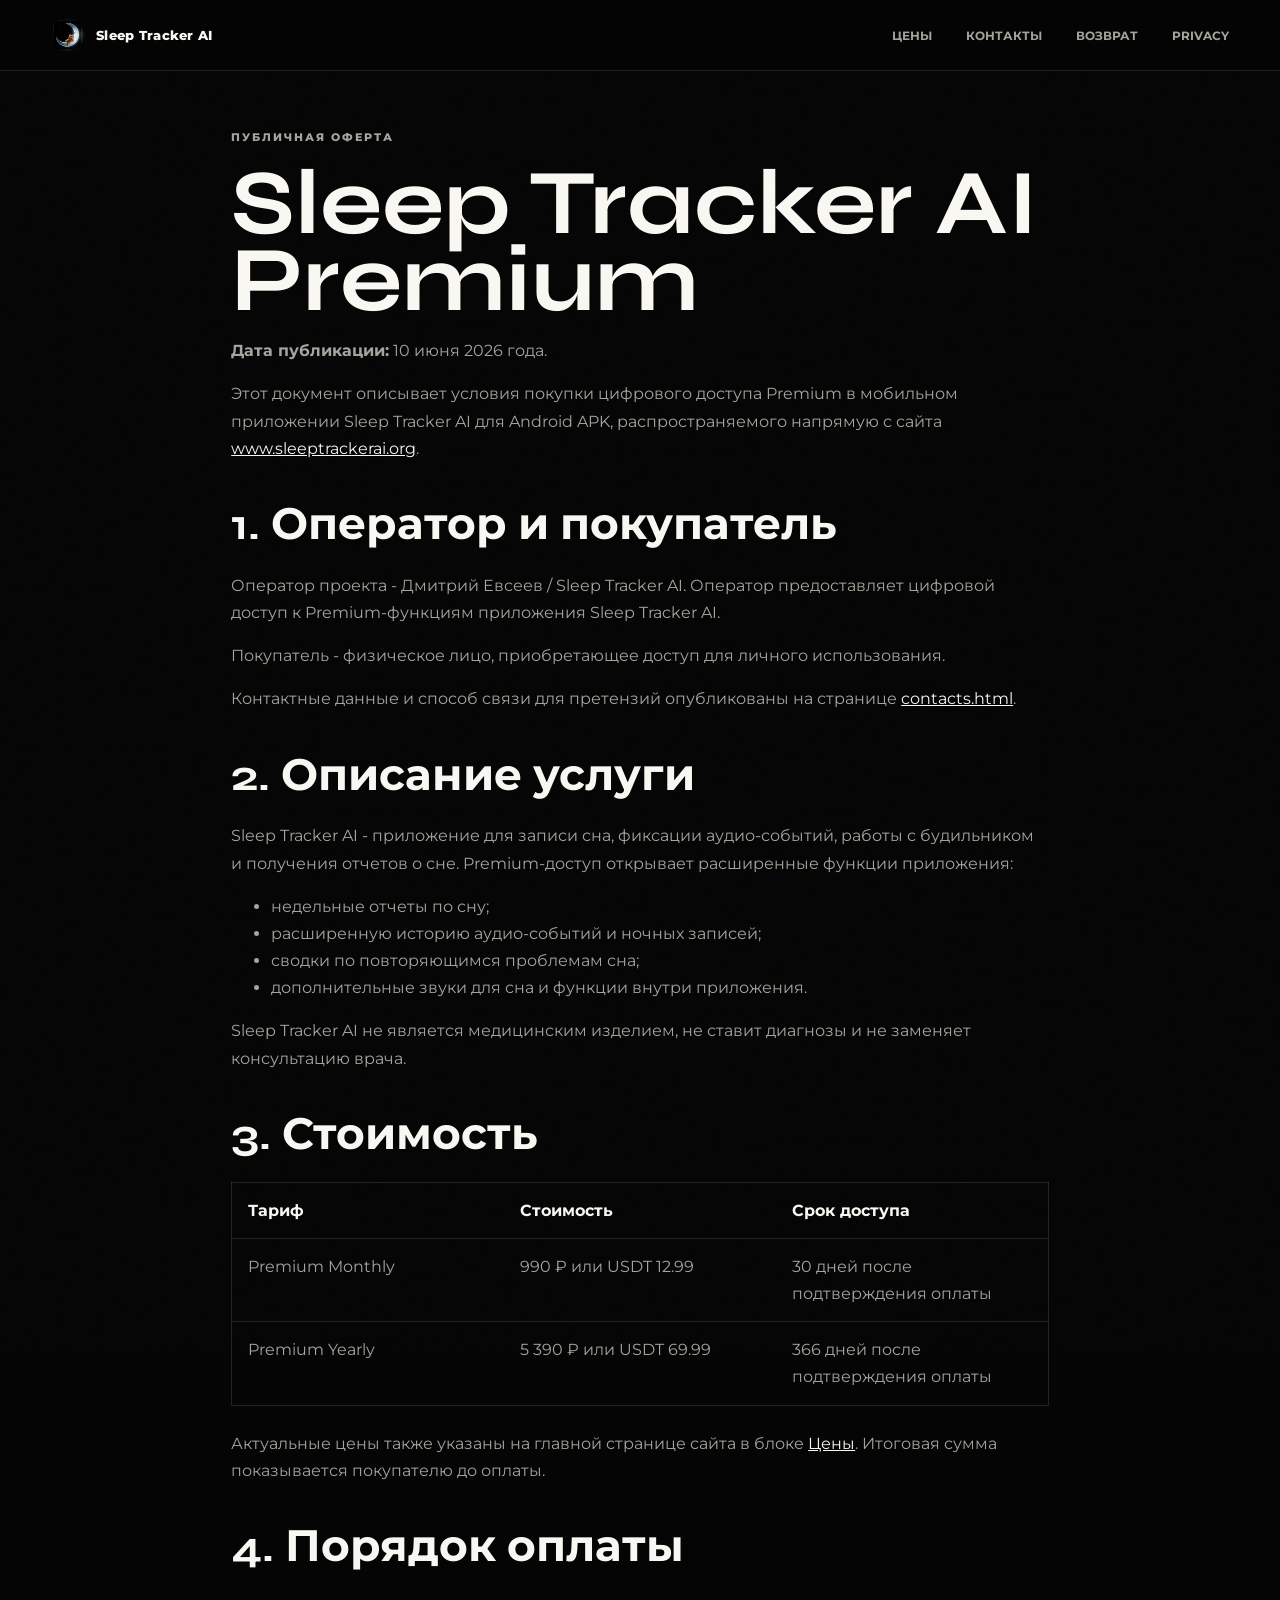
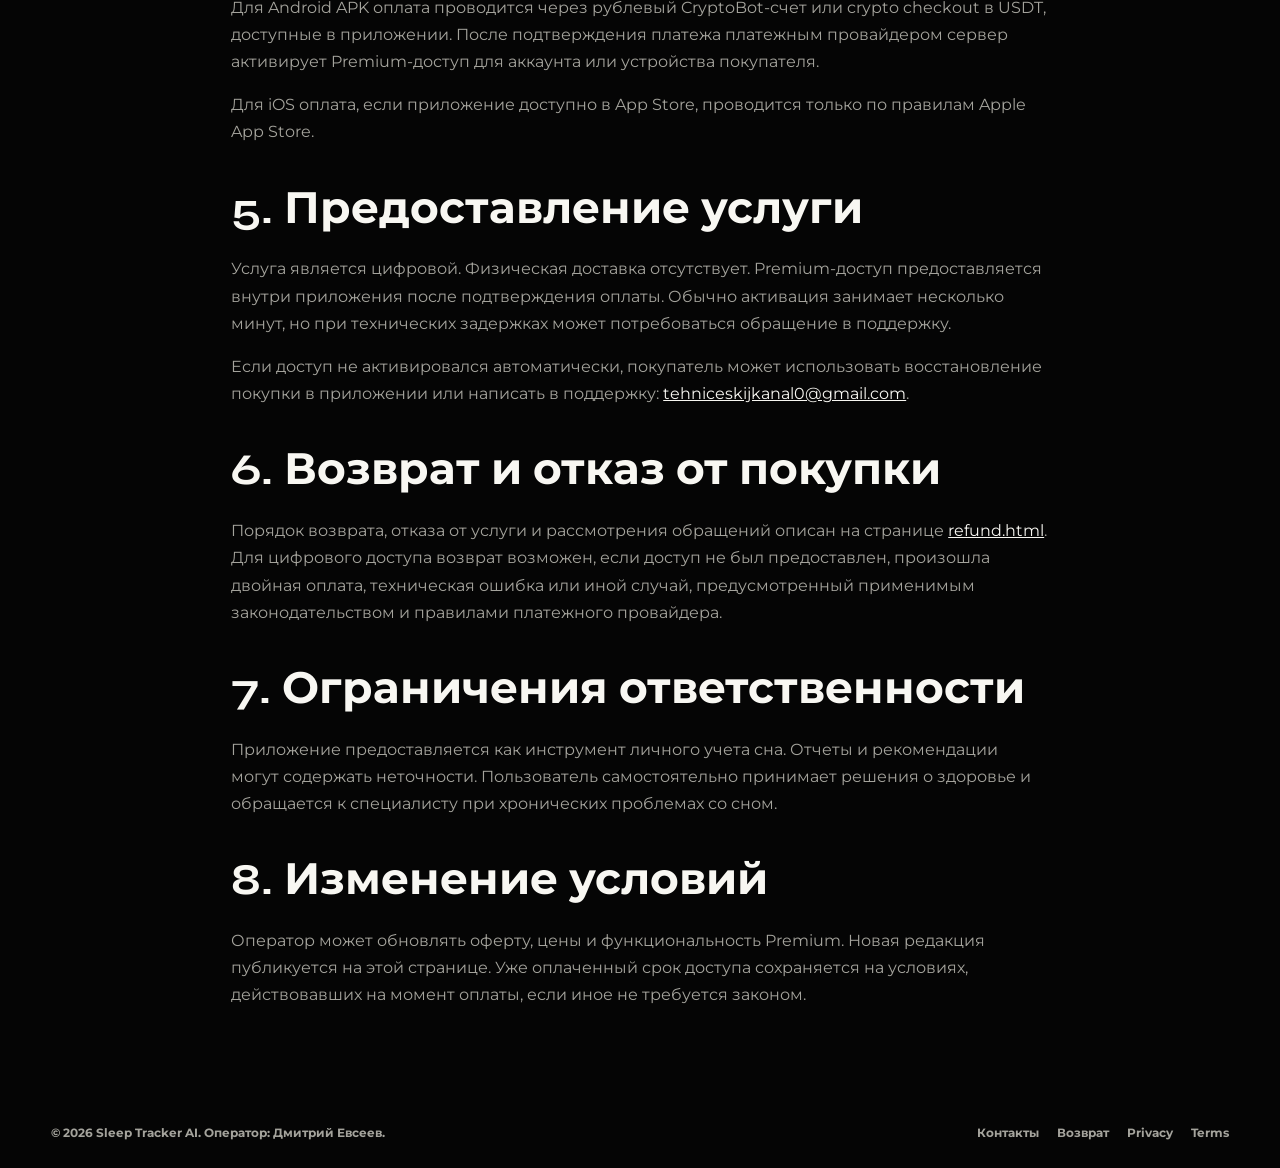
<file: offer.html>
<!doctype html>
<html lang="ru">
<head>
  <meta charset="utf-8" />
  <meta name="viewport" content="width=device-width, initial-scale=1" />
  <meta name="theme-color" content="#050505" />
  <meta name="description" content="Публичная оферта Sleep Tracker AI Premium: описание услуги, стоимость, порядок оплаты, предоставления доступа и возврата." />
  <title>Оферта - Sleep Tracker AI</title>
  <link rel="icon" href="assets/logo.png" type="image/png" />
  <link rel="preconnect" href="https://fonts.googleapis.com" />
  <link rel="preconnect" href="https://fonts.gstatic.com" crossorigin />
  <link href="https://fonts.googleapis.com/css2?family=Montserrat:wght@400;600;700;800&family=Syne:wght@700;800&display=swap" rel="stylesheet" />
  <link rel="stylesheet" href="css/site.css" />
  <style>
    .legal-page { max-width: 920px; margin: 0 auto; padding: 128px var(--pad) 72px; }
    .legal-page h1 { font-size: clamp(42px, 8vw, 92px); }
    .legal-page h2 { margin-top: 42px; font-size: clamp(28px, 4vw, 44px); }
    .legal-page p, .legal-page li, .legal-page td, .legal-page th { color: var(--muted); line-height: 1.7; }
    .legal-page a { color: var(--fg); text-decoration: underline; }
    .legal-table { width: 100%; border-collapse: collapse; margin: 24px 0; border: 1px solid var(--line); }
    .legal-table th, .legal-table td { padding: 14px 16px; border-bottom: 1px solid var(--line); text-align: left; vertical-align: top; }
    .legal-table th { width: 34%; color: var(--fg); }
    .notice { padding: 18px; border: 1px solid var(--line-strong); border-radius: 8px; background: rgba(255,255,255,0.05); }
  </style>
</head>
<body>
  <div class="noise" aria-hidden="true"></div>
  <header class="nav is-scrolled">
    <a class="brand" href="index.html"><img src="assets/logo.png" alt="" width="34" height="34" /><span>Sleep Tracker AI</span></a>
    <nav>
      <a href="index.html#pricing">Цены</a>
      <a href="contacts.html">Контакты</a>
      <a href="refund.html">Возврат</a>
      <a href="privacy.html">Privacy</a>
    </nav>
  </header>

  <main class="legal-page">
    <p class="eyebrow">ПУБЛИЧНАЯ ОФЕРТА</p>
    <h1>Sleep Tracker AI Premium</h1>
    <p><strong>Дата публикации:</strong> 10 июня 2026 года.</p>
    <p>Этот документ описывает условия покупки цифрового доступа Premium в мобильном приложении Sleep Tracker AI для Android APK, распространяемого напрямую с сайта <a href="https://www.sleeptrackerai.org">www.sleeptrackerai.org</a>.</p>

    <h2>1. Оператор и покупатель</h2>
    <p>Оператор проекта - Дмитрий Евсеев / Sleep Tracker AI. Оператор предоставляет цифровой доступ к Premium-функциям приложения Sleep Tracker AI.</p>
    <p>Покупатель - физическое лицо, приобретающее доступ для личного использования.</p>
    <p>Контактные данные и способ связи для претензий опубликованы на странице <a href="contacts.html">contacts.html</a>.</p>

    <h2>2. Описание услуги</h2>
    <p>Sleep Tracker AI - приложение для записи сна, фиксации аудио-событий, работы с будильником и получения отчетов о сне. Premium-доступ открывает расширенные функции приложения:</p>
    <ul>
      <li>недельные отчеты по сну;</li>
      <li>расширенную историю аудио-событий и ночных записей;</li>
      <li>сводки по повторяющимся проблемам сна;</li>
      <li>дополнительные звуки для сна и функции внутри приложения.</li>
    </ul>
    <p>Sleep Tracker AI не является медицинским изделием, не ставит диагнозы и не заменяет консультацию врача.</p>

    <h2>3. Стоимость</h2>
    <table class="legal-table">
      <tr><th>Тариф</th><th>Стоимость</th><th>Срок доступа</th></tr>
      <tr><td>Premium Monthly</td><td>990 ₽ или USDT 12.99</td><td>30 дней после подтверждения оплаты</td></tr>
      <tr><td>Premium Yearly</td><td>5 390 ₽ или USDT 69.99</td><td>366 дней после подтверждения оплаты</td></tr>
    </table>
    <p>Актуальные цены также указаны на главной странице сайта в блоке <a href="index.html#pricing">Цены</a>. Итоговая сумма показывается покупателю до оплаты.</p>

    <h2>4. Порядок оплаты</h2>
    <p>Для Android APK оплата проводится через рублевый CryptoBot-счет или crypto checkout в USDT, доступные в приложении. После подтверждения платежа платежным провайдером сервер активирует Premium-доступ для аккаунта или устройства покупателя.</p>
    <p>Для iOS оплата, если приложение доступно в App Store, проводится только по правилам Apple App Store.</p>

    <h2>5. Предоставление услуги</h2>
    <p>Услуга является цифровой. Физическая доставка отсутствует. Premium-доступ предоставляется внутри приложения после подтверждения оплаты. Обычно активация занимает несколько минут, но при технических задержках может потребоваться обращение в поддержку.</p>
    <p>Если доступ не активировался автоматически, покупатель может использовать восстановление покупки в приложении или написать в поддержку: <a href="mailto:tehniceskijkanal0@gmail.com">tehniceskijkanal0@gmail.com</a>.</p>

    <h2>6. Возврат и отказ от покупки</h2>
    <p>Порядок возврата, отказа от услуги и рассмотрения обращений описан на странице <a href="refund.html">refund.html</a>. Для цифрового доступа возврат возможен, если доступ не был предоставлен, произошла двойная оплата, техническая ошибка или иной случай, предусмотренный применимым законодательством и правилами платежного провайдера.</p>

    <h2>7. Ограничения ответственности</h2>
    <p>Приложение предоставляется как инструмент личного учета сна. Отчеты и рекомендации могут содержать неточности. Пользователь самостоятельно принимает решения о здоровье и обращается к специалисту при хронических проблемах со сном.</p>

    <h2>8. Изменение условий</h2>
    <p>Оператор может обновлять оферту, цены и функциональность Premium. Новая редакция публикуется на этой странице. Уже оплаченный срок доступа сохраняется на условиях, действовавших на момент оплаты, если иное не требуется законом.</p>
  </main>

  <footer>
    <span>© 2026 Sleep Tracker AI. Оператор: Дмитрий Евсеев.</span>
    <div>
      <a href="contacts.html">Контакты</a>
      <a href="refund.html">Возврат</a>
      <a href="privacy.html">Privacy</a>
      <a href="terms.html">Terms</a>
    </div>
  </footer>
</body>
</html>
</file>
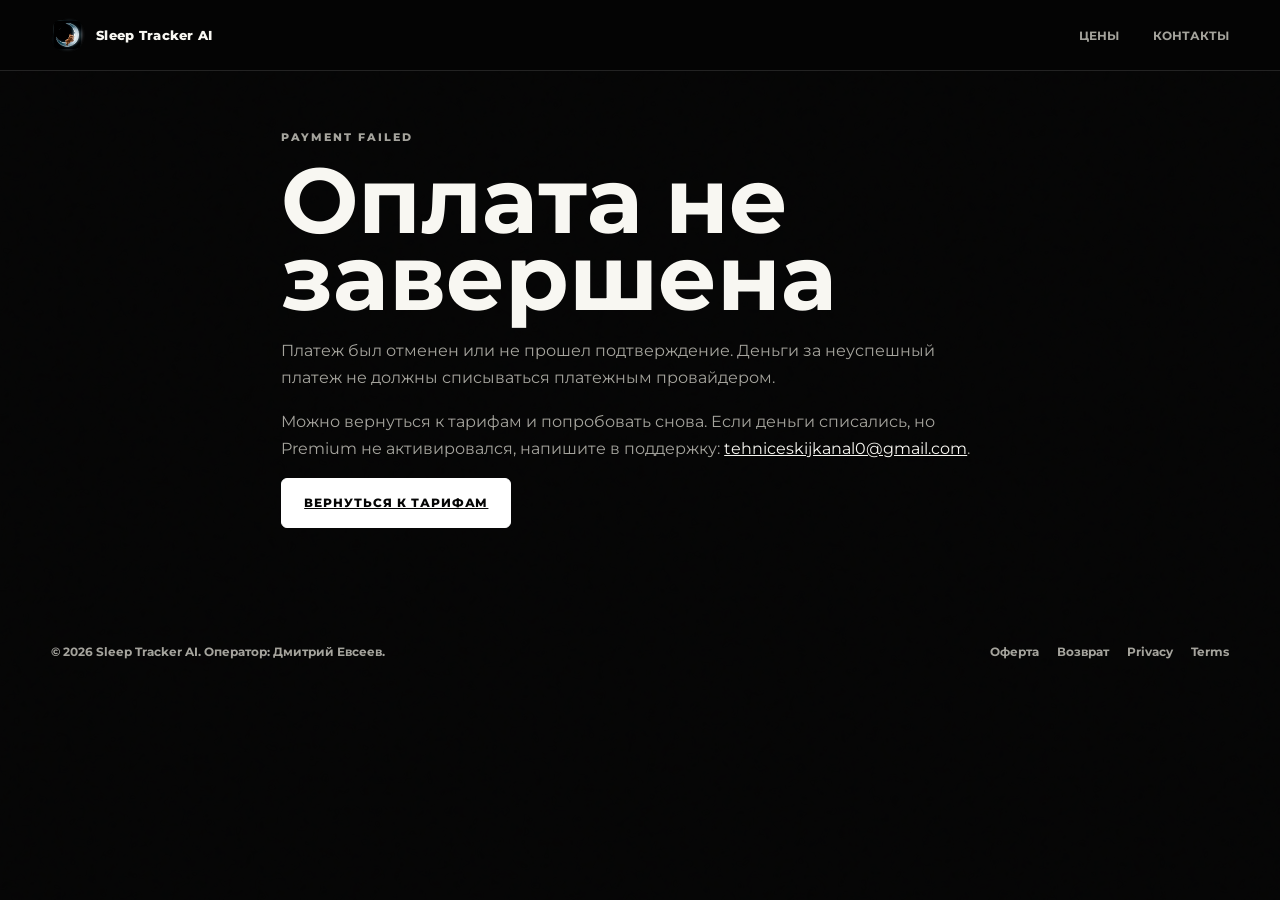
<file: payment-fail.html>
<!doctype html>
<html lang="ru">
<head>
  <meta charset="utf-8" />
  <meta name="viewport" content="width=device-width, initial-scale=1" />
  <meta name="theme-color" content="#050505" />
  <meta name="description" content="Оплата Sleep Tracker AI Premium не завершена." />
  <title>Оплата не завершена - Sleep Tracker AI</title>
  <link rel="icon" href="assets/logo.png" type="image/png" />
  <link rel="preconnect" href="https://fonts.googleapis.com" />
  <link rel="preconnect" href="https://fonts.gstatic.com" crossorigin />
  <link href="https://fonts.googleapis.com/css2?family=Montserrat:wght@400;600;700;800&family=Syne:wght@700;800&display=swap" rel="stylesheet" />
  <link rel="stylesheet" href="css/site.css" />
  <style>
    .legal-page { max-width: 820px; margin: 0 auto; padding: 128px var(--pad) 72px; }
    .legal-page h1 { font-size: clamp(42px, 8vw, 92px); }
    .legal-page p, .legal-page li { color: var(--muted); line-height: 1.7; }
    .legal-page a { color: var(--fg); text-decoration: underline; }
  </style>
</head>
<body>
  <div class="noise" aria-hidden="true"></div>
  <header class="nav is-scrolled">
    <a class="brand" href="index.html"><img src="assets/logo.png" alt="" width="34" height="34" /><span>Sleep Tracker AI</span></a>
    <nav><a href="index.html#pricing">Цены</a><a href="contacts.html">Контакты</a></nav>
  </header>

  <main class="legal-page">
    <p class="eyebrow">PAYMENT FAILED</p>
    <h1>Оплата не завершена</h1>
    <p>Платеж был отменен или не прошел подтверждение. Деньги за неуспешный платеж не должны списываться платежным провайдером.</p>
    <p>Можно вернуться к тарифам и попробовать снова. Если деньги списались, но Premium не активировался, напишите в поддержку: <a href="mailto:tehniceskijkanal0@gmail.com">tehniceskijkanal0@gmail.com</a>.</p>
    <p><a class="button primary" href="index.html#pricing">Вернуться к тарифам</a></p>
  </main>

  <footer>
    <span>© 2026 Sleep Tracker AI. Оператор: Дмитрий Евсеев.</span>
    <div>
      <a href="offer.html">Оферта</a>
      <a href="refund.html">Возврат</a>
      <a href="privacy.html">Privacy</a>
      <a href="terms.html">Terms</a>
    </div>
  </footer>
</body>
</html>
</file>
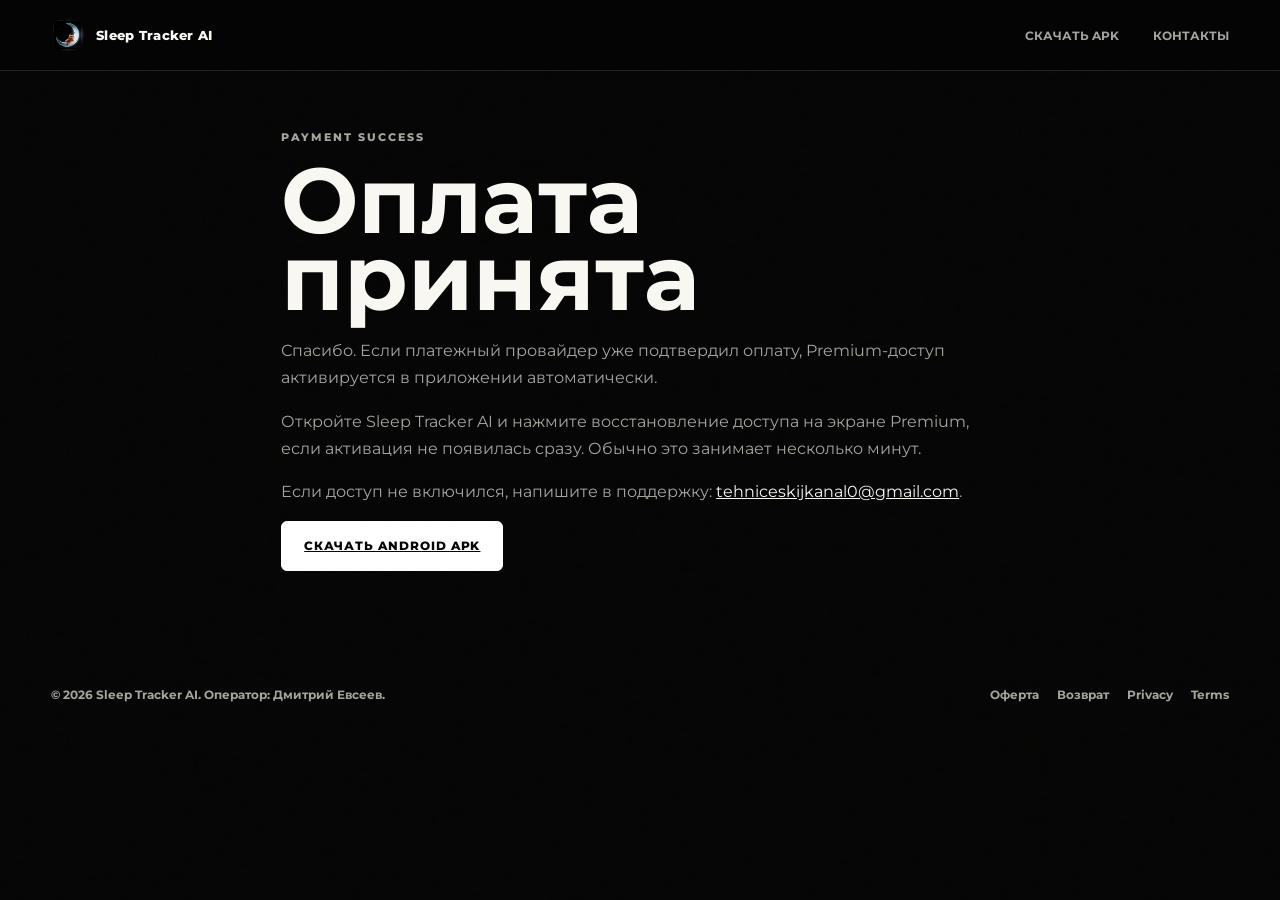
<file: payment-success.html>
<!doctype html>
<html lang="ru">
<head>
  <meta charset="utf-8" />
  <meta name="viewport" content="width=device-width, initial-scale=1" />
  <meta name="theme-color" content="#050505" />
  <meta name="description" content="Оплата Sleep Tracker AI Premium принята." />
  <title>Оплата принята - Sleep Tracker AI</title>
  <link rel="icon" href="assets/logo.png" type="image/png" />
  <link rel="preconnect" href="https://fonts.googleapis.com" />
  <link rel="preconnect" href="https://fonts.gstatic.com" crossorigin />
  <link href="https://fonts.googleapis.com/css2?family=Montserrat:wght@400;600;700;800&family=Syne:wght@700;800&display=swap" rel="stylesheet" />
  <link rel="stylesheet" href="css/site.css" />
  <style>
    .legal-page { max-width: 820px; margin: 0 auto; padding: 128px var(--pad) 72px; }
    .legal-page h1 { font-size: clamp(42px, 8vw, 92px); }
    .legal-page p, .legal-page li { color: var(--muted); line-height: 1.7; }
    .legal-page a { color: var(--fg); text-decoration: underline; }
  </style>
</head>
<body>
  <div class="noise" aria-hidden="true"></div>
  <header class="nav is-scrolled">
    <a class="brand" href="index.html"><img src="assets/logo.png" alt="" width="34" height="34" /><span>Sleep Tracker AI</span></a>
    <nav><a href="index.html#download">Скачать APK</a><a href="contacts.html">Контакты</a></nav>
  </header>

  <main class="legal-page">
    <p class="eyebrow">PAYMENT SUCCESS</p>
    <h1>Оплата принята</h1>
    <p>Спасибо. Если платежный провайдер уже подтвердил оплату, Premium-доступ активируется в приложении автоматически.</p>
    <p>Откройте Sleep Tracker AI и нажмите восстановление доступа на экране Premium, если активация не появилась сразу. Обычно это занимает несколько минут.</p>
    <p>Если доступ не включился, напишите в поддержку: <a href="mailto:tehniceskijkanal0@gmail.com">tehniceskijkanal0@gmail.com</a>.</p>
    <p><a class="button primary" href="index.html#download">Скачать Android APK</a></p>
  </main>

  <footer>
    <span>© 2026 Sleep Tracker AI. Оператор: Дмитрий Евсеев.</span>
    <div>
      <a href="offer.html">Оферта</a>
      <a href="refund.html">Возврат</a>
      <a href="privacy.html">Privacy</a>
      <a href="terms.html">Terms</a>
    </div>
  </footer>
</body>
</html>
</file>
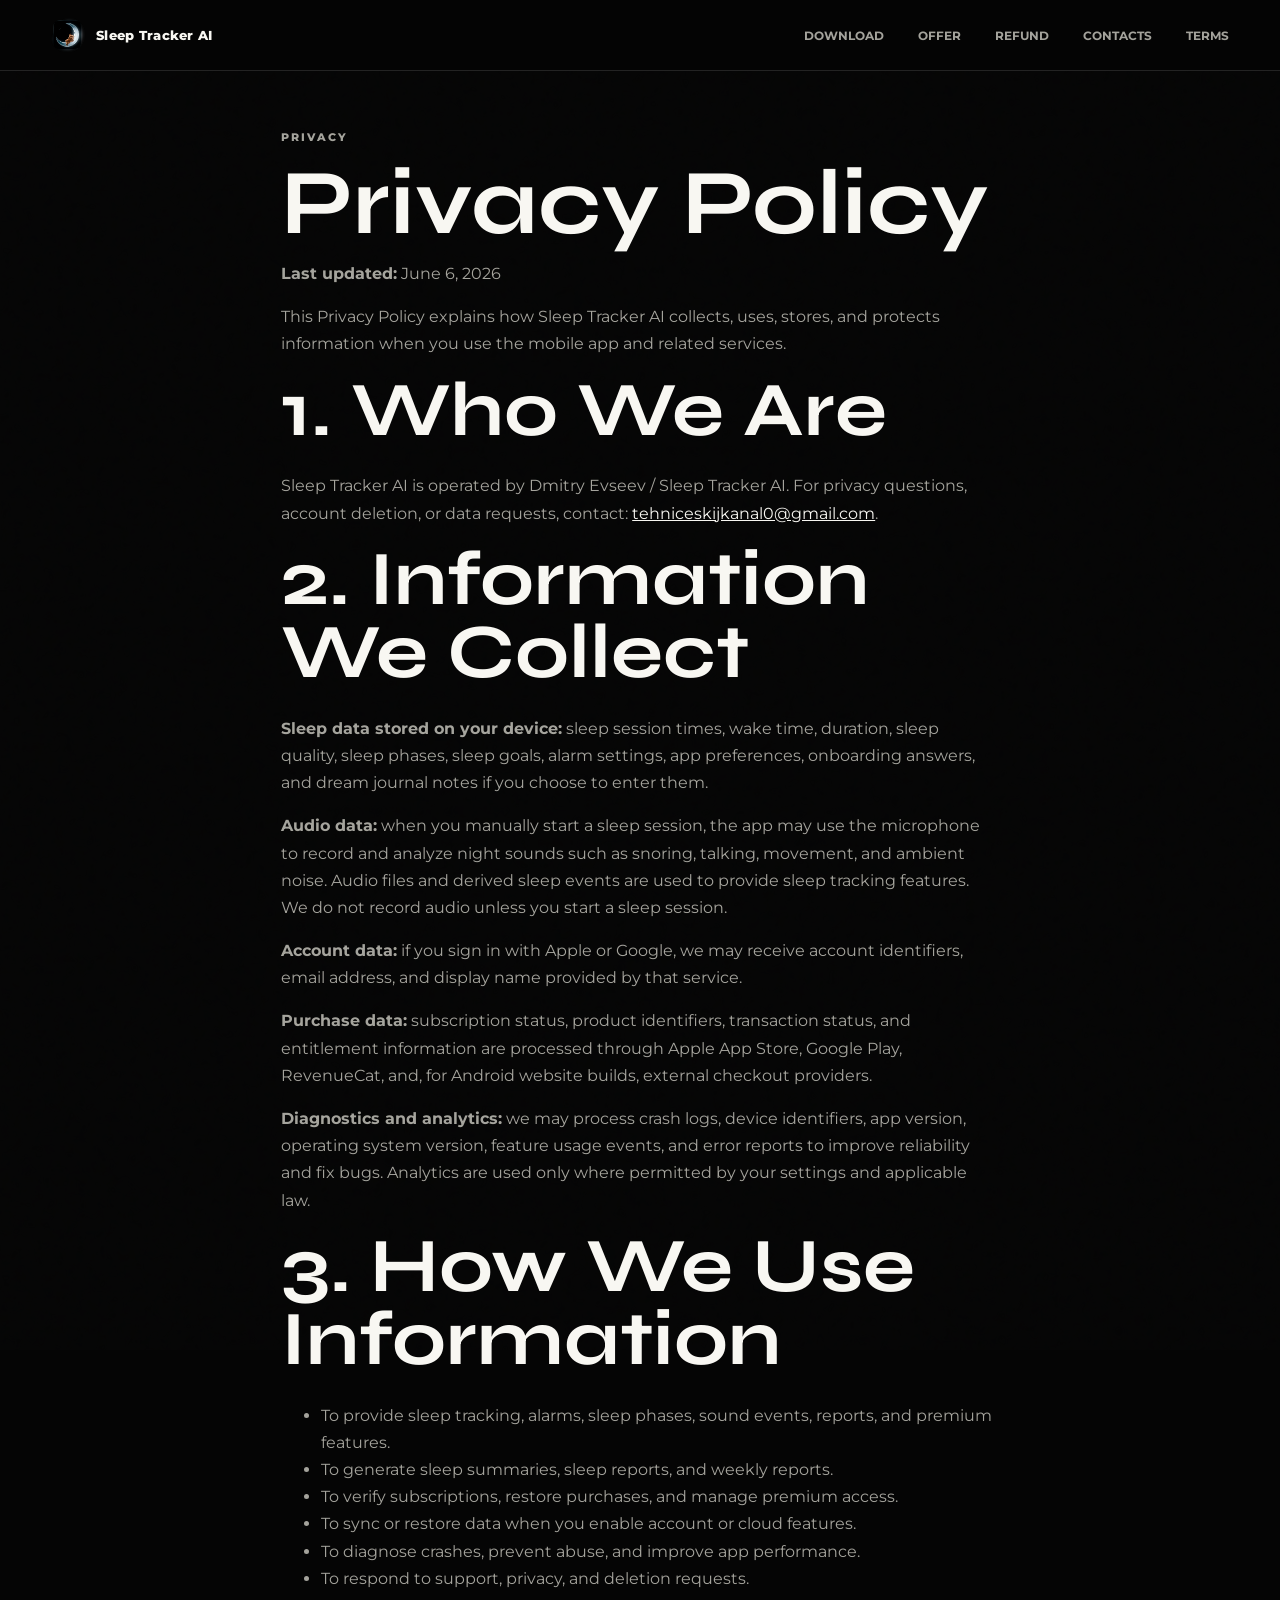
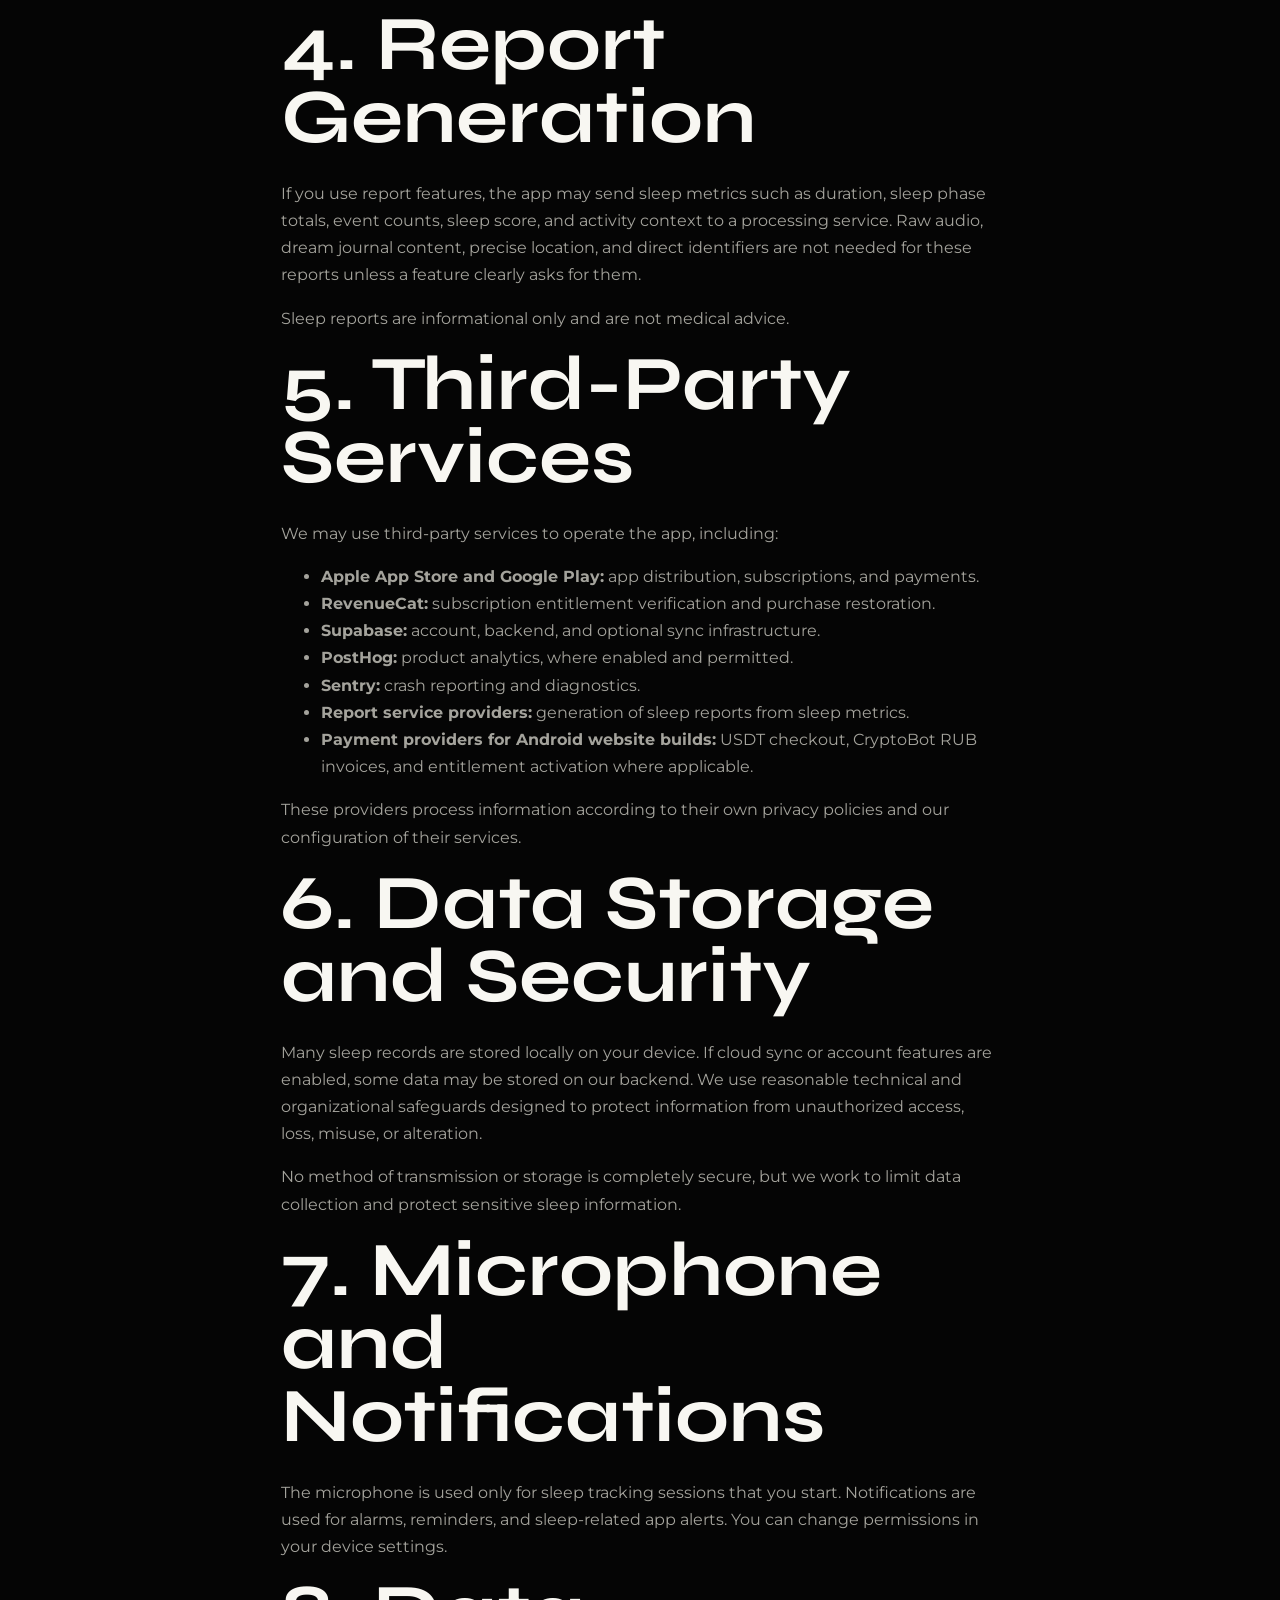
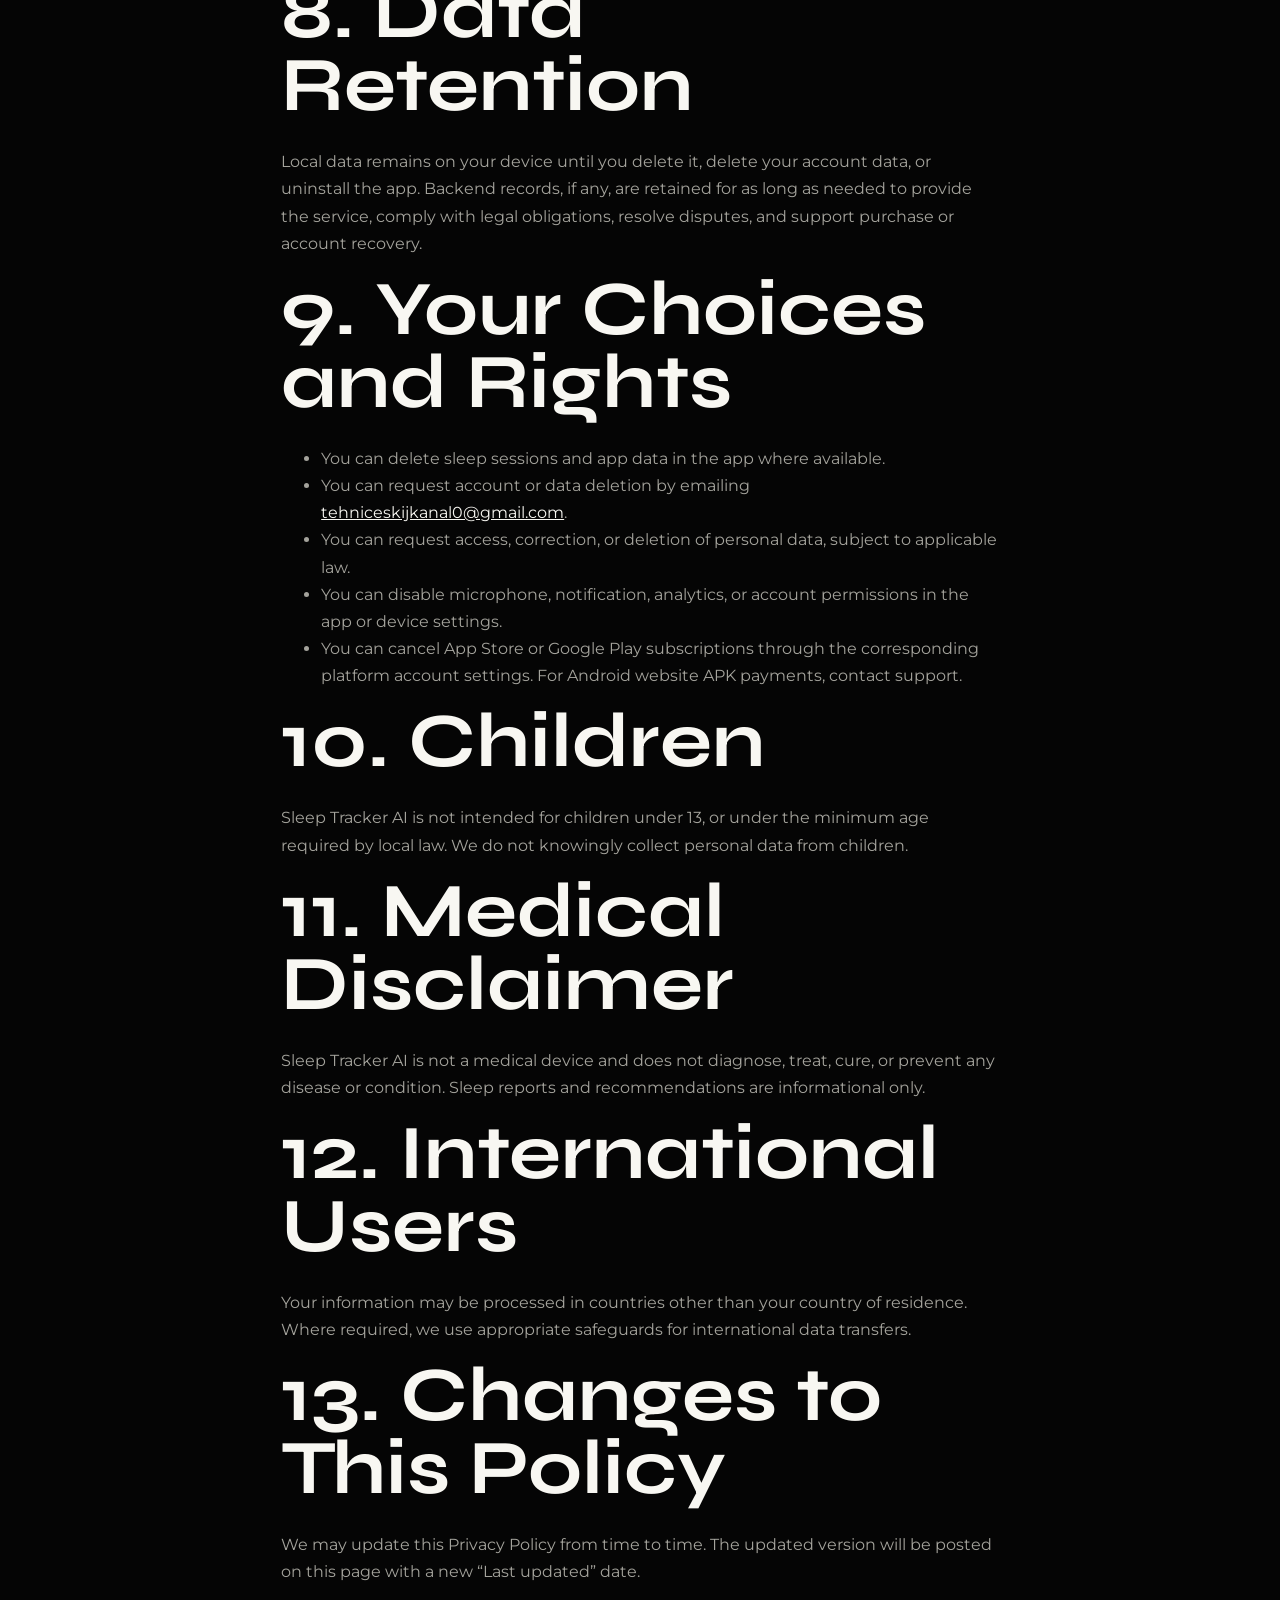
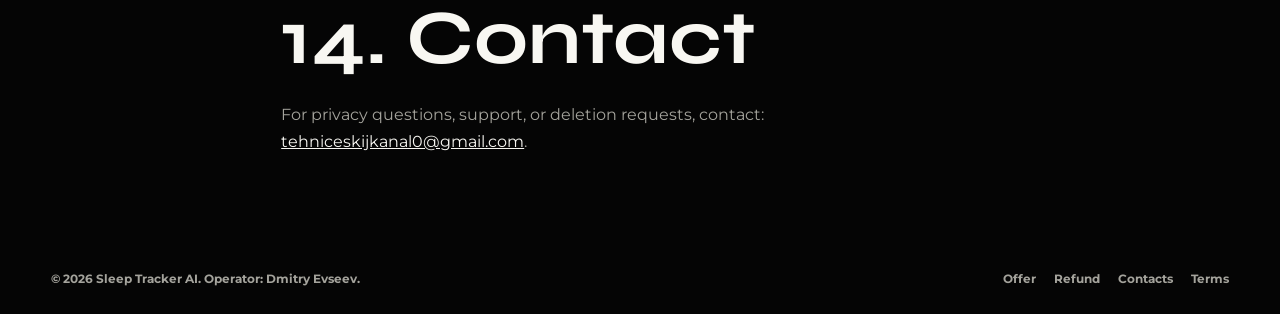
<file: privacy.html>
<!doctype html>
<html lang="en">
<head>
  <meta charset="utf-8" />
  <meta name="viewport" content="width=device-width, initial-scale=1" />
  <meta name="theme-color" content="#050505" />
  <title>Privacy - Sleep Tracker AI</title>
  <link rel="icon" href="assets/logo.png" type="image/png" />
  <link rel="preconnect" href="https://fonts.googleapis.com" />
  <link rel="preconnect" href="https://fonts.gstatic.com" crossorigin />
  <link href="https://fonts.googleapis.com/css2?family=Montserrat:wght@400;600;700;800&family=Syne:wght@700;800&display=swap" rel="stylesheet" />
  <link rel="stylesheet" href="css/site.css" />
  <style>
    .legal-page { max-width: 820px; margin: 0 auto; padding: 128px var(--pad) 72px; }
    .legal-page h1 { font-size: clamp(42px, 8vw, 92px); }
    .legal-page p, .legal-page li { color: var(--muted); line-height: 1.7; }
    .legal-page a { color: var(--fg); text-decoration: underline; }
  </style>
</head>
<body>
  <div class="noise" aria-hidden="true"></div>
  <header class="nav is-scrolled">
    <a class="brand" href="index.html"><img src="assets/logo.png" alt="" width="34" height="34" /><span>Sleep Tracker AI</span></a>
    <nav>
      <a href="index.html#download">Download</a>
      <a href="offer.html">Offer</a>
      <a href="refund.html">Refund</a>
      <a href="contacts.html">Contacts</a>
      <a href="terms.html">Terms</a>
    </nav>
  </header>
  <main class="legal-page">
    <p class="eyebrow">PRIVACY</p>
    <h1>Privacy Policy</h1>
    <p><strong>Last updated:</strong> June 6, 2026</p>
    <p>This Privacy Policy explains how Sleep Tracker AI collects, uses, stores, and protects information when you use the mobile app and related services.</p>

    <h2>1. Who We Are</h2>
    <p>Sleep Tracker AI is operated by Dmitry Evseev / Sleep Tracker AI. For privacy questions, account deletion, or data requests, contact: <a href="mailto:tehniceskijkanal0@gmail.com">tehniceskijkanal0@gmail.com</a>.</p>

    <h2>2. Information We Collect</h2>
    <p><strong>Sleep data stored on your device:</strong> sleep session times, wake time, duration, sleep quality, sleep phases, sleep goals, alarm settings, app preferences, onboarding answers, and dream journal notes if you choose to enter them.</p>
    <p><strong>Audio data:</strong> when you manually start a sleep session, the app may use the microphone to record and analyze night sounds such as snoring, talking, movement, and ambient noise. Audio files and derived sleep events are used to provide sleep tracking features. We do not record audio unless you start a sleep session.</p>
    <p><strong>Account data:</strong> if you sign in with Apple or Google, we may receive account identifiers, email address, and display name provided by that service.</p>
    <p><strong>Purchase data:</strong> subscription status, product identifiers, transaction status, and entitlement information are processed through Apple App Store, Google Play, RevenueCat, and, for Android website builds, external checkout providers.</p>
    <p><strong>Diagnostics and analytics:</strong> we may process crash logs, device identifiers, app version, operating system version, feature usage events, and error reports to improve reliability and fix bugs. Analytics are used only where permitted by your settings and applicable law.</p>

    <h2>3. How We Use Information</h2>
    <ul>
      <li>To provide sleep tracking, alarms, sleep phases, sound events, reports, and premium features.</li>
      <li>To generate sleep summaries, sleep reports, and weekly reports.</li>
      <li>To verify subscriptions, restore purchases, and manage premium access.</li>
      <li>To sync or restore data when you enable account or cloud features.</li>
      <li>To diagnose crashes, prevent abuse, and improve app performance.</li>
      <li>To respond to support, privacy, and deletion requests.</li>
    </ul>

    <h2>4. Report Generation</h2>
    <p>If you use report features, the app may send sleep metrics such as duration, sleep phase totals, event counts, sleep score, and activity context to a processing service. Raw audio, dream journal content, precise location, and direct identifiers are not needed for these reports unless a feature clearly asks for them.</p>
    <p>Sleep reports are informational only and are not medical advice.</p>

    <h2>5. Third-Party Services</h2>
    <p>We may use third-party services to operate the app, including:</p>
    <ul>
      <li><strong>Apple App Store and Google Play:</strong> app distribution, subscriptions, and payments.</li>
      <li><strong>RevenueCat:</strong> subscription entitlement verification and purchase restoration.</li>
      <li><strong>Supabase:</strong> account, backend, and optional sync infrastructure.</li>
      <li><strong>PostHog:</strong> product analytics, where enabled and permitted.</li>
      <li><strong>Sentry:</strong> crash reporting and diagnostics.</li>
      <li><strong>Report service providers:</strong> generation of sleep reports from sleep metrics.</li>
      <li><strong>Payment providers for Android website builds:</strong> USDT checkout, CryptoBot RUB invoices, and entitlement activation where applicable.</li>
    </ul>
    <p>These providers process information according to their own privacy policies and our configuration of their services.</p>

    <h2>6. Data Storage and Security</h2>
    <p>Many sleep records are stored locally on your device. If cloud sync or account features are enabled, some data may be stored on our backend. We use reasonable technical and organizational safeguards designed to protect information from unauthorized access, loss, misuse, or alteration.</p>
    <p>No method of transmission or storage is completely secure, but we work to limit data collection and protect sensitive sleep information.</p>

    <h2>7. Microphone and Notifications</h2>
    <p>The microphone is used only for sleep tracking sessions that you start. Notifications are used for alarms, reminders, and sleep-related app alerts. You can change permissions in your device settings.</p>

    <h2>8. Data Retention</h2>
    <p>Local data remains on your device until you delete it, delete your account data, or uninstall the app. Backend records, if any, are retained for as long as needed to provide the service, comply with legal obligations, resolve disputes, and support purchase or account recovery.</p>

    <h2>9. Your Choices and Rights</h2>
    <ul>
      <li>You can delete sleep sessions and app data in the app where available.</li>
      <li>You can request account or data deletion by emailing <a href="mailto:tehniceskijkanal0@gmail.com">tehniceskijkanal0@gmail.com</a>.</li>
      <li>You can request access, correction, or deletion of personal data, subject to applicable law.</li>
      <li>You can disable microphone, notification, analytics, or account permissions in the app or device settings.</li>
      <li>You can cancel App Store or Google Play subscriptions through the corresponding platform account settings. For Android website APK payments, contact support.</li>
    </ul>

    <h2>10. Children</h2>
    <p>Sleep Tracker AI is not intended for children under 13, or under the minimum age required by local law. We do not knowingly collect personal data from children.</p>

    <h2>11. Medical Disclaimer</h2>
    <p>Sleep Tracker AI is not a medical device and does not diagnose, treat, cure, or prevent any disease or condition. Sleep reports and recommendations are informational only.</p>

    <h2>12. International Users</h2>
    <p>Your information may be processed in countries other than your country of residence. Where required, we use appropriate safeguards for international data transfers.</p>

    <h2>13. Changes to This Policy</h2>
    <p>We may update this Privacy Policy from time to time. The updated version will be posted on this page with a new “Last updated” date.</p>

    <h2>14. Contact</h2>
    <p>For privacy questions, support, or deletion requests, contact: <a href="mailto:tehniceskijkanal0@gmail.com">tehniceskijkanal0@gmail.com</a>.</p>
  </main>
  <footer>
    <span>© 2026 Sleep Tracker AI. Operator: Dmitry Evseev.</span>
    <div>
      <a href="offer.html">Offer</a>
      <a href="refund.html">Refund</a>
      <a href="contacts.html">Contacts</a>
      <a href="terms.html">Terms</a>
    </div>
  </footer>
</body>
</html>
</file>
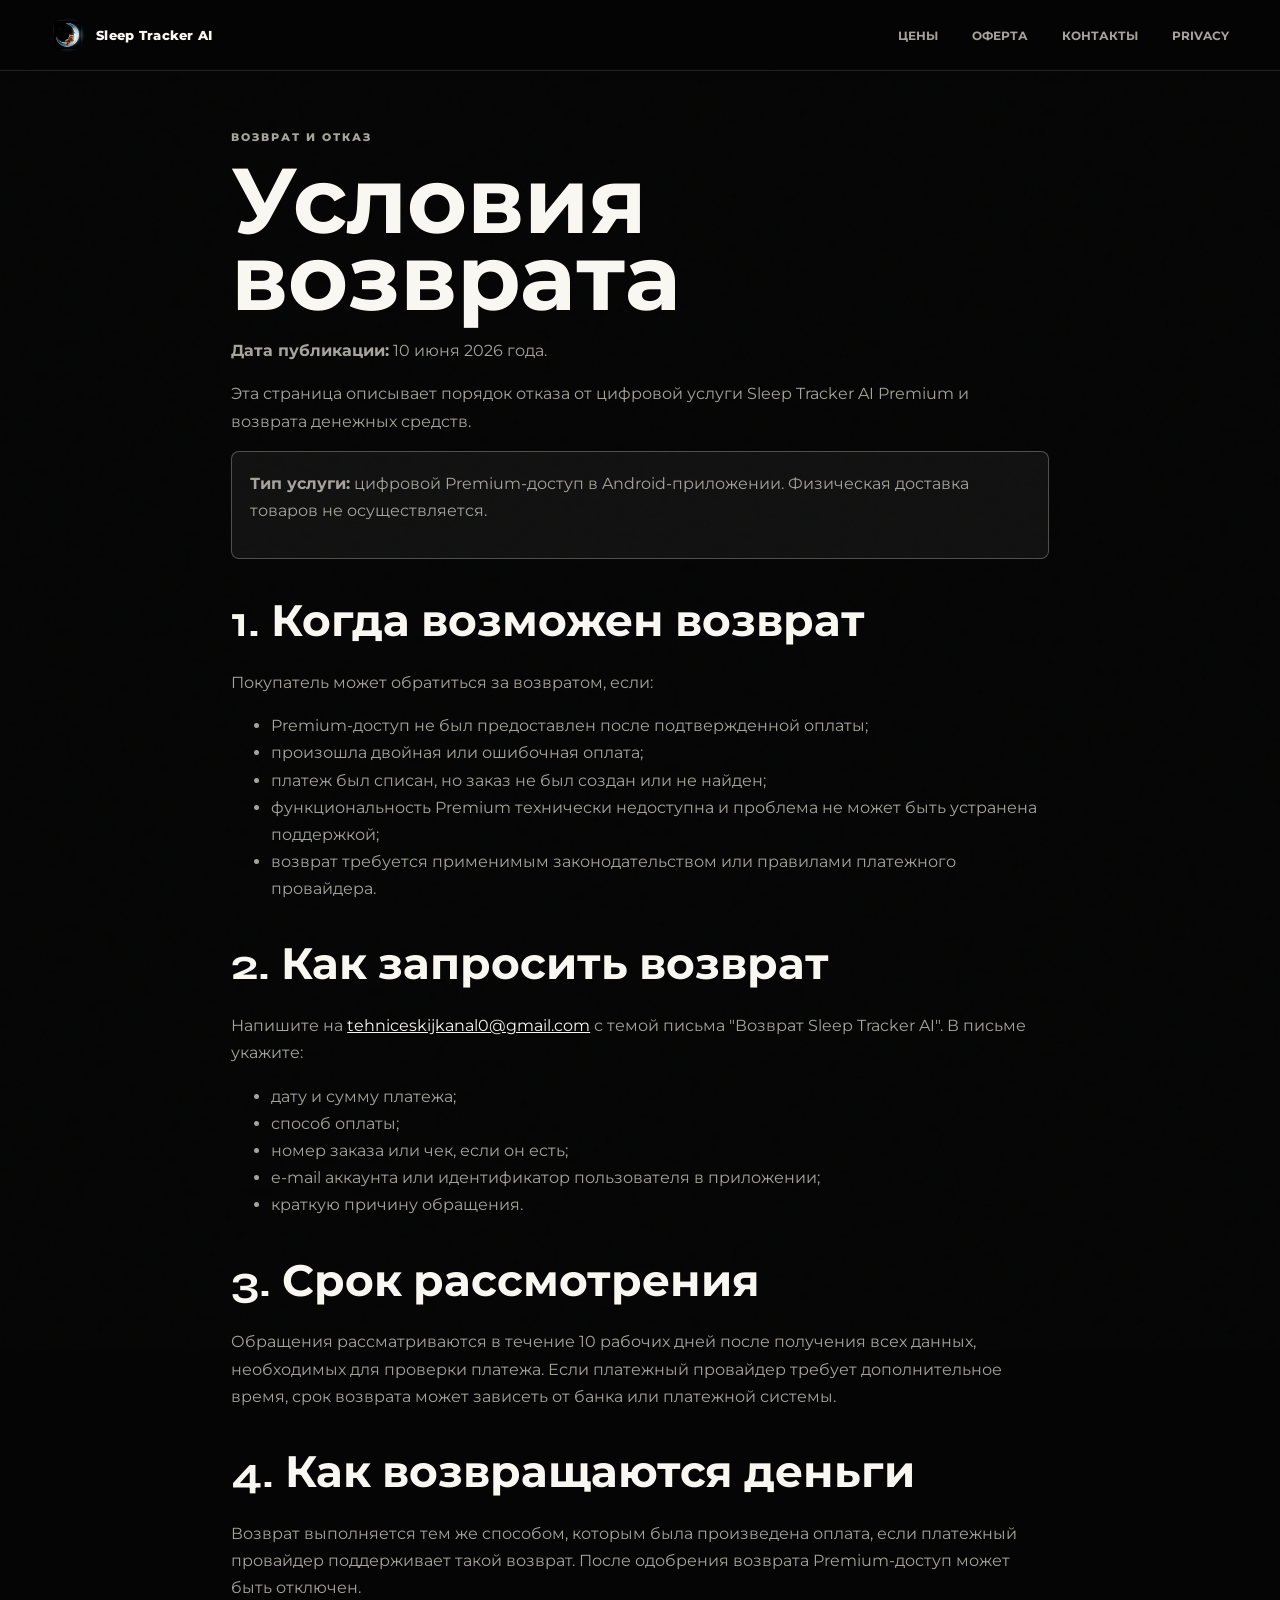
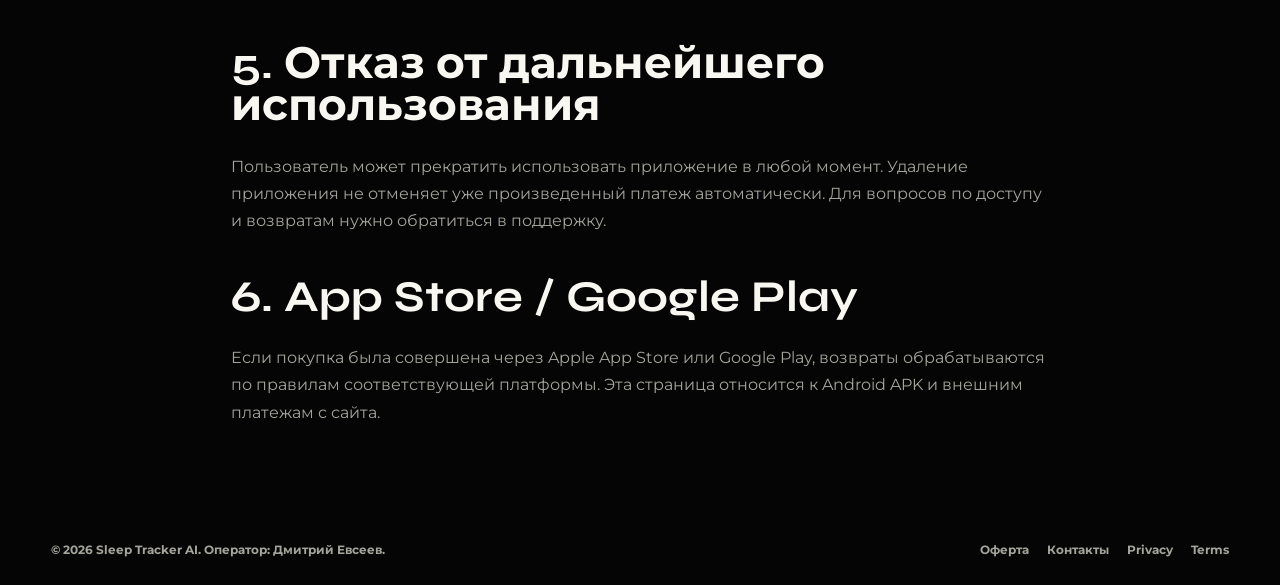
<file: refund.html>
<!doctype html>
<html lang="ru">
<head>
  <meta charset="utf-8" />
  <meta name="viewport" content="width=device-width, initial-scale=1" />
  <meta name="theme-color" content="#050505" />
  <meta name="description" content="Условия возврата и отказа от цифрового доступа Sleep Tracker AI Premium." />
  <title>Возврат - Sleep Tracker AI</title>
  <link rel="icon" href="assets/logo.png" type="image/png" />
  <link rel="preconnect" href="https://fonts.googleapis.com" />
  <link rel="preconnect" href="https://fonts.gstatic.com" crossorigin />
  <link href="https://fonts.googleapis.com/css2?family=Montserrat:wght@400;600;700;800&family=Syne:wght@700;800&display=swap" rel="stylesheet" />
  <link rel="stylesheet" href="css/site.css" />
  <style>
    .legal-page { max-width: 920px; margin: 0 auto; padding: 128px var(--pad) 72px; }
    .legal-page h1 { font-size: clamp(42px, 8vw, 92px); }
    .legal-page h2 { margin-top: 42px; font-size: clamp(28px, 4vw, 44px); }
    .legal-page p, .legal-page li { color: var(--muted); line-height: 1.7; }
    .legal-page a { color: var(--fg); text-decoration: underline; }
    .notice { padding: 18px; border: 1px solid var(--line-strong); border-radius: 8px; background: rgba(255,255,255,0.05); }
  </style>
</head>
<body>
  <div class="noise" aria-hidden="true"></div>
  <header class="nav is-scrolled">
    <a class="brand" href="index.html"><img src="assets/logo.png" alt="" width="34" height="34" /><span>Sleep Tracker AI</span></a>
    <nav>
      <a href="index.html#pricing">Цены</a>
      <a href="offer.html">Оферта</a>
      <a href="contacts.html">Контакты</a>
      <a href="privacy.html">Privacy</a>
    </nav>
  </header>

  <main class="legal-page">
    <p class="eyebrow">ВОЗВРАТ И ОТКАЗ</p>
    <h1>Условия возврата</h1>
    <p><strong>Дата публикации:</strong> 10 июня 2026 года.</p>
    <p>Эта страница описывает порядок отказа от цифровой услуги Sleep Tracker AI Premium и возврата денежных средств.</p>

    <div class="notice">
      <p><strong>Тип услуги:</strong> цифровой Premium-доступ в Android-приложении. Физическая доставка товаров не осуществляется.</p>
    </div>

    <h2>1. Когда возможен возврат</h2>
    <p>Покупатель может обратиться за возвратом, если:</p>
    <ul>
      <li>Premium-доступ не был предоставлен после подтвержденной оплаты;</li>
      <li>произошла двойная или ошибочная оплата;</li>
      <li>платеж был списан, но заказ не был создан или не найден;</li>
      <li>функциональность Premium технически недоступна и проблема не может быть устранена поддержкой;</li>
      <li>возврат требуется применимым законодательством или правилами платежного провайдера.</li>
    </ul>

    <h2>2. Как запросить возврат</h2>
    <p>Напишите на <a href="mailto:tehniceskijkanal0@gmail.com">tehniceskijkanal0@gmail.com</a> с темой письма "Возврат Sleep Tracker AI". В письме укажите:</p>
    <ul>
      <li>дату и сумму платежа;</li>
      <li>способ оплаты;</li>
      <li>номер заказа или чек, если он есть;</li>
      <li>e-mail аккаунта или идентификатор пользователя в приложении;</li>
      <li>краткую причину обращения.</li>
    </ul>

    <h2>3. Срок рассмотрения</h2>
    <p>Обращения рассматриваются в течение 10 рабочих дней после получения всех данных, необходимых для проверки платежа. Если платежный провайдер требует дополнительное время, срок возврата может зависеть от банка или платежной системы.</p>

    <h2>4. Как возвращаются деньги</h2>
    <p>Возврат выполняется тем же способом, которым была произведена оплата, если платежный провайдер поддерживает такой возврат. После одобрения возврата Premium-доступ может быть отключен.</p>

    <h2>5. Отказ от дальнейшего использования</h2>
    <p>Пользователь может прекратить использовать приложение в любой момент. Удаление приложения не отменяет уже произведенный платеж автоматически. Для вопросов по доступу и возвратам нужно обратиться в поддержку.</p>

    <h2>6. App Store / Google Play</h2>
    <p>Если покупка была совершена через Apple App Store или Google Play, возвраты обрабатываются по правилам соответствующей платформы. Эта страница относится к Android APK и внешним платежам с сайта.</p>
  </main>

  <footer>
    <span>© 2026 Sleep Tracker AI. Оператор: Дмитрий Евсеев.</span>
    <div>
      <a href="offer.html">Оферта</a>
      <a href="contacts.html">Контакты</a>
      <a href="privacy.html">Privacy</a>
      <a href="terms.html">Terms</a>
    </div>
  </footer>
</body>
</html>
</file>
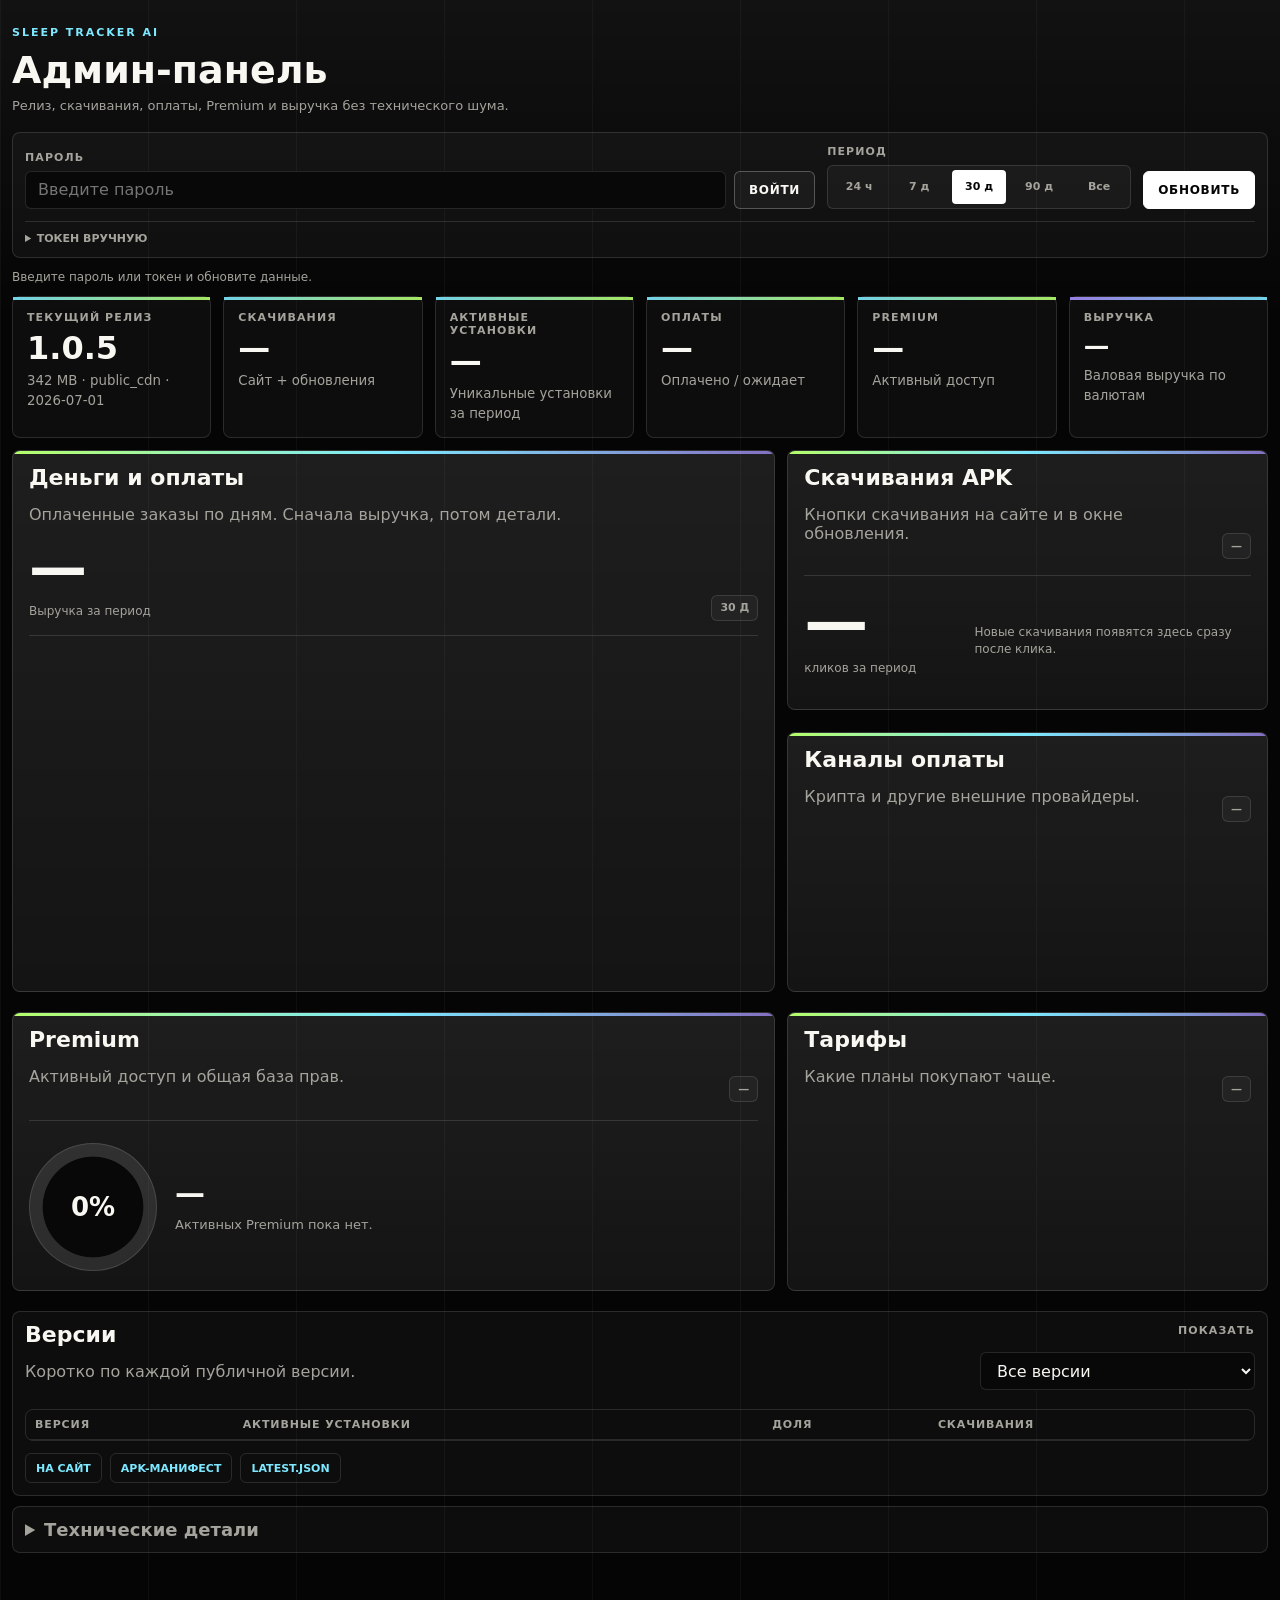
<file: release-admin.html>
<!doctype html>
<html lang="ru">
<head>
  <meta charset="UTF-8" />
  <meta name="viewport" content="width=device-width, initial-scale=1.0" />
  <meta name="robots" content="noindex,nofollow" />
  <meta http-equiv="Content-Security-Policy" content="default-src 'self'; connect-src 'self' https://qliouorzmcmzahgzrepu.supabase.co; font-src https://fonts.gstatic.com; img-src 'self' data:; object-src 'none'; base-uri 'none'; form-action 'none'; frame-ancestors 'self' https://www.sleeptrackerai.org http://178.104.242.158; script-src 'self' 'unsafe-inline'; style-src 'self' 'unsafe-inline' https://fonts.googleapis.com" />
  <title>Админка Sleep Tracker AI</title>
  <link rel="preconnect" href="https://fonts.googleapis.com" />
  <link rel="preconnect" href="https://fonts.gstatic.com" crossorigin />
  <link href="https://fonts.googleapis.com/css2?family=Montserrat:wght@400;500;600;700;800;900&family=Syne:wght@600;700;800&display=swap" rel="stylesheet" />
  <style>
    :root {
      color-scheme: dark;
      --bg: #050505;
      --fg: #f8f7f2;
      --muted: #a4a39c;
      --line: rgba(255, 255, 255, 0.12);
      --line-strong: rgba(255, 255, 255, 0.26);
      --panel: rgba(255, 255, 255, 0.035);
      --panel-strong: rgba(255, 255, 255, 0.07);
      --cyan: #7de8ff;
      --green: #b5ff6a;
      --warn: #fbbf24;
      --red: #fb7185;
      --purple: #a78bfa;
      --sans: "Montserrat", system-ui, -apple-system, BlinkMacSystemFont, "Segoe UI", sans-serif;
      --display: "Syne", var(--sans);
    }

    * { box-sizing: border-box; }
    html { background: var(--bg); }
    body {
      margin: 0;
      min-height: 100vh;
      font-family: var(--sans);
      color: var(--fg);
      background:
        linear-gradient(180deg, rgba(255, 255, 255, 0.05), transparent 320px),
        repeating-linear-gradient(90deg, rgba(255, 255, 255, 0.035) 0 1px, transparent 1px 148px),
        var(--bg);
      -webkit-font-smoothing: antialiased;
    }

    a { color: inherit; text-decoration: none; }
    button, input, select { font: inherit; }
    main {
      width: min(1440px, calc(100% - 24px));
      margin: 0 auto;
      padding: 16px 0 42px;
    }

    .topbar {
      display: flex;
      align-items: flex-start;
      justify-content: space-between;
      gap: 14px;
      padding: 10px 0 16px;
    }
    .eyebrow {
      margin: 0 0 12px;
      color: var(--cyan);
      font-size: 11px;
      font-weight: 900;
      letter-spacing: 0.18em;
      text-transform: uppercase;
    }
    h1 {
      margin: 0;
      font-family: var(--display);
      font-size: clamp(26px, 3vw, 38px);
      line-height: 1;
      letter-spacing: 0;
    }
    .subtitle {
      margin: 8px 0 0;
      max-width: 620px;
      color: var(--muted);
      font-size: 13px;
      line-height: 1.45;
    }
    .button {
      min-height: 38px;
      display: inline-flex;
      align-items: center;
      justify-content: center;
      border: 1px solid var(--line-strong);
      border-radius: 6px;
      padding: 0 14px;
      color: var(--fg);
      background: rgba(255, 255, 255, 0.04);
      font-size: 12px;
      font-weight: 900;
      letter-spacing: 0.06em;
      text-transform: uppercase;
      cursor: pointer;
    }
    .button.primary {
      color: #050505;
      border-color: #fff;
      background: #fff;
    }
    .button:disabled {
      opacity: 0.5;
      cursor: not-allowed;
    }

    .control-band {
      display: grid;
      grid-template-columns: minmax(220px, 1fr) auto auto;
      gap: 12px;
      align-items: end;
      padding: 12px;
      border: 1px solid var(--line);
      border-radius: 8px;
      background: rgba(255, 255, 255, 0.035);
      margin-bottom: 10px;
    }
    .unlock-row {
      display: flex;
      gap: 8px;
      align-items: center;
    }
    .unlock-row input { min-width: 0; }
    .control-band .unlock-row .button {
      width: auto;
      flex: 0 0 auto;
    }
    .token-details {
      grid-column: 1 / -1;
      border-top: 1px solid var(--line);
      padding-top: 10px;
    }
    .token-details summary {
      width: fit-content;
      color: var(--muted);
      cursor: pointer;
      font-size: 11px;
      font-weight: 900;
      text-transform: uppercase;
    }
    .token-details input { margin-top: 8px; max-width: 420px; }
    label {
      display: block;
      margin-bottom: 7px;
      color: var(--muted);
      font-size: 11px;
      font-weight: 900;
      letter-spacing: 0.1em;
      text-transform: uppercase;
    }
    input, select {
      width: 100%;
      min-height: 38px;
      border: 1px solid var(--line);
      border-radius: 6px;
      padding: 0 12px;
      color: var(--fg);
      background: #080808;
      outline: none;
    }
    input:focus, select:focus {
      border-color: var(--cyan);
      box-shadow: 0 0 0 3px rgba(125, 232, 255, 0.12);
    }
    .range-tabs {
      display: flex;
      gap: 6px;
      padding: 4px;
      border: 1px solid var(--line);
      border-radius: 6px;
      background: rgba(255, 255, 255, 0.035);
    }
    .range-tabs button {
      border: 0;
      border-radius: 4px;
      color: var(--muted);
      background: transparent;
      cursor: pointer;
      font-weight: 900;
    }
    .range-tabs button {
      min-width: 54px;
      height: 34px;
      font-size: 11px;
    }
    .range-tabs button.is-active {
      color: #050505;
      background: #fff;
    }
    .status {
      min-height: 22px;
      color: var(--muted);
      font-size: 12px;
      line-height: 1.5;
    }

    .kpi-grid {
      display: grid;
      grid-template-columns: repeat(6, minmax(0, 1fr));
      gap: 12px;
      margin: 6px 0 12px;
    }
    .card,
    .panel {
      border: 1px solid var(--line);
      border-radius: 8px;
      background: var(--panel);
    }
    .card {
      min-height: 116px;
      padding: 14px;
      position: relative;
      overflow: visible;
      transition: transform 180ms ease, border-color 180ms ease, background 180ms ease;
    }
    .card::before {
      content: "";
      position: absolute;
      inset: 0 0 auto;
      height: 3px;
      background: linear-gradient(90deg, var(--cyan), var(--green));
      opacity: 0.9;
    }
    .card:hover {
      transform: translateY(-2px);
      border-color: rgba(125, 232, 255, 0.32);
      background: rgba(255, 255, 255, 0.052);
    }
    .card.warn::before { background: linear-gradient(90deg, var(--warn), var(--red)); }
    .card.purple::before { background: linear-gradient(90deg, var(--purple), var(--cyan)); }
    .card span {
      display: block;
      color: var(--muted);
      font-size: 11px;
      font-weight: 900;
      letter-spacing: 0.1em;
      text-transform: uppercase;
    }
    .card strong {
      display: block;
      margin-top: 8px;
      font-family: var(--display);
      font-size: clamp(22px, 2.5vw, 32px);
      line-height: 1.02;
      word-break: break-word;
      overflow-wrap: anywhere;
    }
    .card small {
      display: block;
      margin-top: 7px;
      color: var(--muted);
      line-height: 1.45;
      overflow-wrap: anywhere;
    }
    #kpiRevenue {
      font-size: clamp(20px, 2vw, 30px);
      line-height: 1.08;
    }
    .is-technical-kpi { display: none; }

    .section { display: none; }
    .section.is-active { display: block; }
    .two-col {
      display: grid;
      grid-template-columns: minmax(0, 1.1fr) minmax(320px, 0.9fr);
      gap: 12px;
    }
    .dashboard-grid {
      display: grid;
      grid-template-columns: minmax(0, 1.35fr) minmax(360px, 0.85fr);
      gap: 12px;
      margin-bottom: 10px;
    }
    .chart-stack {
      display: grid;
      gap: 12px;
    }
    .panel {
      padding: 12px;
      margin-bottom: 10px;
      overflow: hidden;
    }
    .panel-head {
      display: flex;
      align-items: flex-start;
      justify-content: space-between;
      gap: 16px;
      margin-bottom: 12px;
    }
    h2, h3 {
      margin: 0;
      font-family: var(--display);
      line-height: 1;
    }
    h2 { font-size: 22px; }
    h3 { font-size: 18px; }
    .muted { color: var(--muted); }
    .chart-panel {
      min-height: 260px;
      padding: 16px;
      background:
        linear-gradient(180deg, rgba(255, 255, 255, 0.07), rgba(255, 255, 255, 0.028)),
        var(--panel);
      position: relative;
    }
    .chart-panel::before {
      content: "";
      position: absolute;
      inset: 0 0 auto;
      height: 3px;
      background: linear-gradient(90deg, var(--green), var(--cyan), rgba(167, 139, 250, 0.75));
    }
    .chart-panel.primary {
      min-height: 330px;
    }
    .chart-copy {
      display: flex;
      align-items: flex-end;
      justify-content: space-between;
      gap: 12px;
      margin-bottom: 14px;
    }
    .chart-value {
      display: block;
      margin-top: 10px;
      font-family: var(--display);
      font-size: clamp(30px, 4.6vw, 58px);
      line-height: 0.95;
      overflow-wrap: anywhere;
    }
    .chart-note {
      display: block;
      margin-top: 8px;
      color: var(--muted);
      font-size: 12px;
      line-height: 1.45;
    }
    .chart-bars {
      height: 174px;
      display: grid;
      grid-auto-flow: column;
      grid-auto-columns: minmax(12px, 1fr);
      gap: 7px;
      align-items: end;
      padding-top: 18px;
      border-top: 1px solid var(--line);
    }
    .chart-panel.primary .chart-bars { height: 216px; }
    .chart-bar {
      min-height: 100%;
      display: flex;
      align-items: end;
      position: relative;
    }
    .chart-bar span {
      width: 100%;
      min-height: 4px;
      border-radius: 6px 6px 2px 2px;
      background: linear-gradient(180deg, var(--cyan), rgba(181, 255, 106, 0.82));
      box-shadow: inset 0 1px 0 rgba(255, 255, 255, 0.28);
      transition: height 240ms ease, opacity 180ms ease;
    }
    .chart-bar small {
      position: absolute;
      left: 50%;
      bottom: -20px;
      transform: translateX(-50%);
      color: rgba(248, 247, 242, 0.44);
      font-size: 9px;
      white-space: nowrap;
    }
    .chart-empty {
      min-height: 174px;
      display: grid;
      place-items: center;
      border-top: 1px solid var(--line);
      color: var(--muted);
      font-size: 13px;
      text-align: center;
    }
    .split-list .chart-empty {
      min-height: 110px;
    }
    .download-summary {
      display: grid;
      grid-template-columns: minmax(140px, 0.55fr) minmax(0, 1fr);
      gap: 18px;
      align-items: start;
      margin-top: 16px;
      border-top: 1px solid var(--line);
      padding-top: 18px;
    }
    .download-total strong {
      display: block;
      font-family: var(--display);
      font-size: clamp(42px, 5vw, 72px);
      line-height: 0.9;
    }
    .download-total span {
      display: block;
      margin-top: 8px;
      color: var(--muted);
      font-size: 12px;
      line-height: 1.4;
    }
    .download-note {
      margin: 14px 0 0;
      color: var(--muted);
      font-size: 12px;
      line-height: 1.45;
    }
    .split-list {
      display: grid;
      gap: 12px;
      margin-top: 16px;
    }
    .split-row {
      display: grid;
      grid-template-columns: minmax(88px, 0.7fr) minmax(0, 1.4fr) auto;
      gap: 10px;
      align-items: center;
    }
    .split-label {
      min-width: 0;
      color: var(--muted);
      font-size: 12px;
      overflow: hidden;
      text-overflow: ellipsis;
      white-space: nowrap;
    }
    .split-track {
      height: 10px;
      border-radius: 999px;
      background: rgba(255, 255, 255, 0.08);
      overflow: hidden;
    }
    .split-fill {
      display: block;
      width: 0;
      height: 100%;
      border-radius: inherit;
      background: linear-gradient(90deg, var(--green), var(--cyan));
    }
    .split-value {
      color: var(--fg);
      font-size: 12px;
      font-weight: 900;
    }
    .meter-wrap {
      display: grid;
      grid-template-columns: 128px minmax(0, 1fr);
      gap: 18px;
      align-items: center;
      min-height: 154px;
      margin-top: 18px;
      border-top: 1px solid var(--line);
      padding-top: 18px;
    }
    .meter-ring {
      --meter: 0%;
      width: 128px;
      aspect-ratio: 1;
      display: grid;
      place-items: center;
      border-radius: 50%;
      background:
        radial-gradient(circle at center, #080808 0 56%, transparent 57%),
        conic-gradient(var(--green) 0 var(--meter), rgba(255, 255, 255, 0.1) var(--meter) 100%);
      border: 1px solid var(--line);
    }
    .meter-ring strong {
      font-family: var(--display);
      font-size: 26px;
    }
    .meter-copy strong {
      display: block;
      font-family: var(--display);
      font-size: 30px;
      line-height: 1;
    }
    .meter-copy span {
      display: block;
      margin-top: 8px;
      color: var(--muted);
      font-size: 13px;
      line-height: 1.45;
    }
    .badge {
      display: inline-flex;
      align-items: center;
      min-height: 26px;
      border: 1px solid var(--line);
      border-radius: 6px;
      padding: 0 8px;
      color: var(--muted);
      background: rgba(255, 255, 255, 0.035);
      font-size: 11px;
      font-weight: 900;
      text-transform: uppercase;
      white-space: normal;
    }
    .badge.good { color: var(--green); border-color: rgba(181, 255, 106, 0.35); }
    .badge.warn { color: var(--warn); border-color: rgba(251, 191, 36, 0.35); }
    .badge.bad { color: var(--red); border-color: rgba(251, 113, 133, 0.35); }

    .bar-list { display: grid; gap: 4px; }
    .bar-row {
      display: grid;
      grid-template-columns: minmax(110px, 1fr) auto;
      gap: 10px;
      align-items: center;
      min-height: 34px;
      border-bottom: 1px solid rgba(255, 255, 255, 0.075);
    }
    .bar-label {
      min-width: 0;
      color: var(--muted);
      font-size: 12px;
      overflow: hidden;
      text-overflow: ellipsis;
      white-space: nowrap;
    }
    .bar-track,
    .bar-fill { display: none; }
    .bar-value {
      color: var(--fg);
      font-size: 12px;
      font-weight: 800;
      text-align: right;
    }
    table {
      width: 100%;
      border-collapse: collapse;
      min-width: 520px;
    }
    th, td {
      border-bottom: 1px solid var(--line);
      padding: 8px 9px;
      text-align: left;
      vertical-align: top;
      font-size: 13px;
    }
    th {
      color: var(--muted);
      font-size: 11px;
      font-weight: 900;
      letter-spacing: 0.08em;
      text-transform: uppercase;
    }
    td code {
      color: var(--cyan);
      word-break: break-all;
    }
    .table-wrap {
      overflow-x: auto;
      border: 1px solid var(--line);
      border-radius: 8px;
    }
    .empty {
      padding: 26px;
      color: var(--muted);
      text-align: center;
    }
    .attention-grid {
      display: grid;
      grid-template-columns: repeat(4, minmax(0, 1fr));
      gap: 10px;
      margin-bottom: 14px;
    }
    .technical-summary {
      width: fit-content;
      color: var(--muted);
      cursor: pointer;
      font-family: var(--display);
      font-size: 18px;
      font-weight: 800;
    }
    details.panel[open] .technical-summary {
      margin-bottom: 14px;
      color: var(--fg);
    }
    .version-tools {
      display: flex;
      align-items: center;
      gap: 8px;
      flex-wrap: wrap;
      justify-content: flex-end;
    }
    .version-tools select {
      min-width: 190px;
    }
    .diagnostic-links {
      display: flex;
      gap: 8px;
      flex-wrap: wrap;
      margin-top: 12px;
    }
    .diagnostic-links a {
      min-height: 30px;
      display: inline-flex;
      align-items: center;
      border: 1px solid var(--line);
      border-radius: 6px;
      padding: 0 10px;
      color: var(--cyan);
      font-size: 11px;
      font-weight: 900;
      text-transform: uppercase;
    }
    .attention {
      padding: 14px;
      border: 1px solid var(--line);
      border-radius: 8px;
      background: rgba(255, 255, 255, 0.035);
    }
    .attention.good {
      border-color: rgba(181, 255, 106, 0.28);
      background: rgba(181, 255, 106, 0.055);
    }
    .attention.warn {
      border-color: rgba(251, 191, 36, 0.35);
      background: rgba(251, 191, 36, 0.055);
    }
    .attention strong {
      display: block;
      font-family: var(--display);
      font-size: 30px;
    }
    .attention span {
      color: var(--muted);
      font-size: 12px;
      line-height: 1.4;
    }
    .skeleton {
      position: relative;
      overflow: hidden;
    }
    .skeleton::after {
      content: "";
      position: absolute;
      inset: 0;
      transform: translateX(-100%);
      background: linear-gradient(90deg, transparent, rgba(255, 255, 255, 0.09), transparent);
      animation: shimmer 1.4s infinite;
    }
    @keyframes shimmer { 100% { transform: translateX(100%); } }

    @media (prefers-reduced-motion: reduce) {
      *,
      *::before,
      *::after {
        animation-duration: 0.001ms !important;
        animation-iteration-count: 1 !important;
        scroll-behavior: auto !important;
        transition-duration: 0.001ms !important;
      }
    }

    @media (max-width: 980px) {
      .topbar, .control-band, .two-col, .dashboard-grid { display: block; }
      .panel-head { display: block; }
      .panel-head .badge { margin-top: 10px; }
      .range-tabs { margin-top: 12px; justify-content: flex-start; }
      .control-band > * + * { margin-top: 12px; }
      .control-band .button { width: 100%; }
      .kpi-grid, .attention-grid { grid-template-columns: repeat(2, minmax(0, 1fr)); }
    }
    @media (max-width: 620px) {
      main { width: min(100% - 24px, 1440px); padding-top: 18px; }
      .kpi-grid, .attention-grid { grid-template-columns: 1fr; }
      .card { min-height: 88px; }
      .chart-copy { display: block; }
      .chart-bars,
      .chart-panel.primary .chart-bars { height: 150px; gap: 4px; }
      .chart-bar:nth-child(odd) small { display: none; }
      .download-summary { grid-template-columns: 1fr; }
      .split-row { grid-template-columns: 1fr auto; }
      .split-track { grid-column: 1 / -1; grid-row: 2; }
      .meter-wrap { grid-template-columns: 1fr; }
      .bar-row { grid-template-columns: 1fr auto; gap: 8px; }
      .bar-label {
        white-space: normal;
        overflow: visible;
        text-overflow: clip;
        overflow-wrap: anywhere;
      }
      .bar-value {
        text-align: left;
        overflow-wrap: anywhere;
      }
      table { min-width: 460px; }
    }
  </style>
</head>
<body>
  <main>
    <header class="topbar">
      <div>
        <p class="eyebrow">Sleep Tracker AI</p>
        <h1>Админ-панель</h1>
        <p class="subtitle">Релиз, скачивания, оплаты, Premium и выручка без технического шума.</p>
      </div>
    </header>

    <section class="control-band" aria-label="Параметры админки">
      <div>
        <label for="adminPassword">Пароль</label>
        <div class="unlock-row">
          <input id="adminPassword" type="password" autocomplete="current-password" placeholder="Введите пароль" />
          <button class="button" type="button" id="unlock">Войти</button>
        </div>
      </div>
      <div>
        <label>Период</label>
        <div class="range-tabs" id="rangeTabs">
          <button type="button" data-range="24h">24 ч</button>
          <button type="button" data-range="7d">7 д</button>
          <button type="button" data-range="30d" class="is-active">30 д</button>
          <button type="button" data-range="90d">90 д</button>
          <button type="button" data-range="all">Все</button>
        </div>
      </div>
      <button class="button primary" type="button" id="load">Обновить</button>
      <details class="token-details">
        <summary>Токен вручную</summary>
        <input id="token" type="password" autocomplete="off" placeholder="Появится после пароля" />
      </details>
    </section>
    <div class="status" id="status">Введите пароль или токен и обновите данные.</div>

    <section class="section is-active" id="overview">
      <section class="kpi-grid" id="kpis">
        <article class="card skeleton"><span>Текущий релиз</span><strong id="kpiVersion">—</strong><small id="kpiVersionNote">Загружаем манифест...</small></article>
        <article class="card"><span>Скачивания</span><strong id="kpiDownloads">—</strong><small id="kpiDownloadsNote">Сайт + обновления</small></article>
        <article class="card"><span>Активные установки</span><strong id="kpiActive">—</strong><small id="kpiActiveNote">Уникальные установки за период</small></article>
        <article class="card"><span>Оплаты</span><strong id="kpiPaid">—</strong><small id="kpiPaidNote">Оплачено / ожидает</small></article>
        <article class="card"><span>Premium</span><strong id="kpiPremium">—</strong><small id="kpiPremiumNote">Активный доступ</small></article>
        <article class="card purple"><span>Выручка</span><strong id="kpiRevenue">—</strong><small id="kpiRevenueNote">Валовая выручка по валютам</small></article>
        <article class="card purple is-technical-kpi"><span>Доля последней</span><strong id="kpiAdoption">—</strong><small id="kpiAdoptionNote">Доля актуальной версии</small></article>
        <article class="card is-technical-kpi"><span>CTR обновлений</span><strong id="kpiCtr">—</strong><small id="kpiCtrNote">Показ → клик</small></article>
        <article class="card warn is-technical-kpi"><span>Cloudflare CDN</span><strong id="kpiCloudflare">—</strong><small id="kpiCloudflareNote">Только через сервер</small></article>
      </section>

      <section class="dashboard-grid" aria-label="Графики админки">
        <article class="panel chart-panel primary">
          <div class="chart-copy">
            <div>
              <h2>Деньги и оплаты</h2>
              <p class="muted">Оплаченные заказы по дням. Сначала выручка, потом детали.</p>
              <strong class="chart-value" id="heroRevenue">—</strong>
              <span class="chart-note" id="heroRevenueNote">Выручка за период</span>
            </div>
            <span class="badge" id="windowBadge">30 д</span>
          </div>
          <div class="chart-bars" id="paymentChart"></div>
        </article>

        <div class="chart-stack">
          <article class="panel chart-panel">
            <div class="chart-copy">
              <div>
                <h2>Скачивания APK</h2>
                <p class="muted">Кнопки скачивания на сайте и в окне обновления.</p>
              </div>
              <span class="badge" id="downloadTotalBadge">—</span>
            </div>
            <div class="download-summary">
              <div class="download-total">
                <strong id="downloadHero">—</strong>
                <span id="downloadHeroNote">кликов за период</span>
              </div>
              <div>
                <div class="split-list" id="downloadSplit"></div>
                <p class="download-note" id="downloadLastNote">Новые скачивания появятся здесь сразу после клика.</p>
              </div>
            </div>
          </article>

          <article class="panel chart-panel">
            <div class="chart-copy">
              <div>
                <h2>Каналы оплаты</h2>
                <p class="muted">Крипта и другие внешние провайдеры.</p>
              </div>
              <span class="badge" id="providerTotalBadge">—</span>
            </div>
            <div class="split-list" id="providerSplit"></div>
          </article>
        </div>
      </section>

      <section class="dashboard-grid" aria-label="Premium и тарифы">
        <article class="panel chart-panel">
          <div class="chart-copy">
            <div>
              <h2>Premium</h2>
              <p class="muted">Активный доступ и общая база прав.</p>
            </div>
            <span class="badge" id="premiumBadge">—</span>
          </div>
          <div class="meter-wrap">
            <div class="meter-ring" id="premiumMeter"><strong id="premiumMeterPercent">0%</strong></div>
            <div class="meter-copy">
              <strong id="premiumMeterValue">—</strong>
              <span id="premiumMeterNote">Активных Premium пока нет.</span>
            </div>
          </div>
        </article>

        <article class="panel chart-panel">
          <div class="chart-copy">
            <div>
              <h2>Тарифы</h2>
              <p class="muted">Какие планы покупают чаще.</p>
            </div>
            <span class="badge" id="planTotalBadge">—</span>
          </div>
          <div class="split-list" id="planSplit"></div>
        </article>
      </section>

      <div class="panel">
        <div class="panel-head">
          <div>
            <h2>Версии</h2>
            <p class="muted">Коротко по каждой публичной версии.</p>
          </div>
          <div class="version-tools">
            <label for="versionSelect">Показать</label>
            <select id="versionSelect">
              <option value="all">Все версии</option>
            </select>
          </div>
        </div>
        <div class="table-wrap"><table><thead><tr><th>Версия</th><th>Активные установки</th><th>Доля</th><th>Скачивания</th></tr></thead><tbody id="versionsRows"></tbody></table></div>
        <div class="diagnostic-links">
          <a href="index.html">На сайт</a>
          <a href="apk-release.json" target="_blank" rel="noopener">APK-манифест</a>
          <a href="https://downloads.sleeptrackerai.org/downloads/latest.json" target="_blank" rel="noopener">latest.json</a>
        </div>
      </div>

      <details class="panel">
        <summary class="technical-summary">Технические детали</summary>
        <div class="panel-head">
          <div>
            <h3>Требует внимания</h3>
            <p class="muted">Технические хвосты: зависшие заказы, старые установки, Cloudflare и статусы.</p>
          </div>
        </div>
        <div class="attention-grid" id="attentionGrid"></div>
        <div class="two-col">
          <div>
            <h3>Провайдеры</h3>
            <div class="bar-list" id="providerBars"></div>
          </div>
          <div>
            <h3>Тарифы</h3>
            <div class="bar-list" id="planBars"></div>
          </div>
        </div>
        <div class="two-col">
          <div>
            <h3>Статусы заказов</h3>
            <div class="bar-list" id="statusBars"></div>
          </div>
          <div>
            <h3>Premium-доступ</h3>
            <div class="bar-list" id="entitlementBars"></div>
          </div>
        </div>
        <div class="two-col">
          <div>
            <h3>Cloudflare CDN</h3>
            <span class="badge" id="cfStatus">—</span>
            <div class="bar-list" id="cdnBars"></div>
          </div>
          <div>
            <h3>Origin R2</h3>
            <div class="bar-list" id="r2Bars"></div>
          </div>
        </div>
      </details>
    </section>

  </main>

  <script>
    const ENDPOINT = 'https://qliouorzmcmzahgzrepu.supabase.co/functions/v1/release-admin';
    const KEY = 'sb_publishable_oyQkQoBL4LjDD0g_X_-R-Q_JgmrhUqx';
    const TOKEN_STORAGE_KEY = 'sleeptracker.releaseAdminToken';
    const passwordInput = document.getElementById('adminPassword');
    const tokenInput = document.getElementById('token');
    const unlockButton = document.getElementById('unlock');
    const statusNode = document.getElementById('status');
    let range = '30d';
    let manifest = null;
    let lastData = null;
    let selectedVersionCode = 'all';
    let selectedVersionData = null;

    const RU = {
      orderStatus: {
        paid: 'Оплачен',
        pending: 'Ожидает',
        failed: 'Ошибка',
        refunded: 'Возврат',
        expired: 'Истек',
        canceled: 'Отменен',
        unknown: 'Неизвестно',
      },
      entitlementStatus: {
        active: 'Активен',
        trialing: 'Пробный период',
        past_due: 'Просрочен',
        canceled: 'Отменен',
        refunded: 'Возврат',
        expired: 'Истек',
        unknown: 'Неизвестно',
      },
      provider: {
        crypto: 'Крипто',
        paddle: 'Paddle',
        unknown: 'Неизвестно',
      },
      plan: {
        monthly: 'Месяц',
        yearly: 'Год',
        unknown: 'Неизвестно',
      },
      bool: {
        yes: 'Да',
        no: 'Нет',
        active: 'Активен',
        missing: 'Нет доступа',
      },
      cloudflare: {
        ok: 'ОК',
        'not configured': 'Не настроено',
      },
      event: {
        download_clicked: 'Клик скачивания',
        update_prompted: 'Показ обновления',
        update_download_clicked: 'Клик обновления',
        update_installed: 'Обновление установлено',
        update_check_failed: 'Ошибка проверки',
        app_opened: 'Открытие приложения',
      },
    };

    function $(id) { return document.getElementById(id); }
    function clear(node) { node.replaceChildren(); }
    function setText(id, value) { $(id).textContent = value === undefined || value === null || value === '' ? '—' : String(value); }
    function num(value) { return Number.isFinite(Number(value)) ? Number(value) : 0; }
    function fmt(value) { return new Intl.NumberFormat('ru-RU').format(num(value)); }
    function pct(value) { return `${num(value).toFixed(num(value) % 1 ? 1 : 0)}%`; }
    function rangeLabel(value) {
      return { '24h': '24 ч', '7d': '7 д', '30d': '30 д', '90d': '90 д', all: 'Все время', custom: 'Период' }[value] || value || '—';
    }
    function dateTime(value) {
      if (!value) return '—';
      const date = new Date(value);
      return Number.isNaN(date.getTime()) ? '—' : date.toLocaleString('ru-RU', { dateStyle: 'short', timeStyle: 'short' });
    }
    function moneyMap(map) {
      const entries = Object.entries(map || {}).filter(([, value]) => num(value) > 0);
      if (!entries.length) return '—';
      return entries.map(([currency, value]) => `${fmt(value)} ${currency}`).join(' / ');
    }
    function label(group, value) {
      const key = String(value ?? '').trim().toLowerCase();
      return RU[group]?.[key] || (value === undefined || value === null || value === '' ? '—' : String(value));
    }
    function badge(text, kind) {
      const span = document.createElement('span');
      span.className = `badge ${kind || ''}`.trim();
      span.textContent = text || '—';
      return span;
    }
    function cell(row, value, options = {}) {
      const td = document.createElement('td');
      if (options.badge) td.appendChild(badge(value, options.kind));
      else if (options.code) {
        const code = document.createElement('code');
        code.textContent = value || '—';
        td.appendChild(code);
      } else td.textContent = value === undefined || value === null || value === '' ? '—' : String(value);
      row.appendChild(td);
    }
    function emptyRow(tbody, columns, text) {
      clear(tbody);
      const row = document.createElement('tr');
      const td = document.createElement('td');
      td.colSpan = columns;
      const div = document.createElement('div');
      div.className = 'empty';
      div.textContent = text;
      td.appendChild(div);
      row.appendChild(td);
      tbody.appendChild(row);
    }
    function tableRows(id, rows, columns, render, emptyText = 'Нет данных') {
      const tbody = $(id);
      clear(tbody);
      if (!rows || !rows.length) {
        emptyRow(tbody, columns, emptyText);
        return;
      }
      rows.forEach((item) => {
        const row = document.createElement('tr');
        render(row, item);
        tbody.appendChild(row);
      });
    }
    function barList(id, mapOrRows, options = {}) {
      const node = $(id);
      clear(node);
      const rows = Array.isArray(mapOrRows)
        ? mapOrRows
        : Object.entries(mapOrRows || {}).map(([label, value]) => ({ label, value }));
      const filtered = rows.filter((row) => num(row.value) > 0 || options.keepZero).slice(0, options.limit || 12);
      if (!filtered.length) {
        const div = document.createElement('div');
        div.className = 'empty';
        div.textContent = options.empty || 'Нет данных';
        node.appendChild(div);
        return;
      }
      const max = Math.max(...filtered.map((row) => num(row.value)), 1);
      filtered.forEach((row) => {
        const wrap = document.createElement('div');
        wrap.className = 'bar-row';
        const label = document.createElement('div');
        label.className = 'bar-label';
        label.textContent = options.label ? options.label(row.label) : row.label;
        const track = document.createElement('div');
        track.className = 'bar-track';
        const fill = document.createElement('span');
        fill.className = 'bar-fill';
        fill.style.width = `${Math.max(4, Math.round((num(row.value) / max) * 100))}%`;
        track.appendChild(fill);
        const value = document.createElement('div');
        value.className = 'bar-value';
        value.textContent = row.valueLabel || fmt(row.value);
        wrap.append(label, track, value);
        node.appendChild(wrap);
      });
    }

    function dateLabel(value) {
      const parts = String(value || '').split('-');
      return parts.length >= 3 ? `${parts[2]}.${parts[1]}` : String(value || '');
    }

    function addDays(date, days) {
      const next = new Date(date);
      next.setUTCDate(next.getUTCDate() + days);
      return next;
    }

    function dayFromDate(value) {
      const date = new Date(String(value || ''));
      return Number.isNaN(date.getTime()) ? '' : date.toISOString().slice(0, 10);
    }

    function firstReleaseDay() {
      const releaseDays = (manifest?.releases || [])
        .map((item) => dayFromDate(item.releaseDate || item.updatedAt || item.publishedAt))
        .filter(Boolean)
        .sort();
      return releaseDays[0] || '2026-06-17';
    }

    function chartDays(data, byDay) {
      const currentRange = data?.range || range;
      const untilDay = dayFromDate(data?.until) || dayFromDate(new Date().toISOString());
      let sinceDay = dayFromDate(data?.since);
      if (currentRange === 'all') {
        const eventDays = Object.keys(byDay || {}).filter(Boolean).sort();
        sinceDay = eventDays[0] || firstReleaseDay();
      }
      if (!sinceDay || !untilDay) return Object.keys(byDay || {}).sort();
      const start = new Date(`${sinceDay}T00:00:00.000Z`);
      const end = new Date(`${untilDay}T00:00:00.000Z`);
      if (Number.isNaN(start.getTime()) || Number.isNaN(end.getTime()) || start > end) return Object.keys(byDay || {}).sort();
      const days = [];
      for (let cursor = start; cursor <= end; cursor = addDays(cursor, 1)) {
        days.push(cursor.toISOString().slice(0, 10));
        if (days.length >= 370) break;
      }
      return days;
    }

    function renderChartBars(id, byDay, mapper, emptyText, data) {
      const node = $(id);
      clear(node);
      const source = byDay || {};
      const days = chartDays(data, source);
      const entries = days
        .map((day) => ({ day, value: mapper(source[day] || {}) }))
        .filter((item) => num(item.value) >= 0);
      if (!entries.length || entries.every((item) => num(item.value) === 0)) {
        const empty = document.createElement('div');
        empty.className = 'chart-empty';
        empty.textContent = emptyText || 'Данных пока нет.';
        node.replaceWith(empty);
        empty.id = id;
        return;
      }
      if (!node.classList.contains('chart-bars')) node.className = 'chart-bars';
      const max = Math.max(...entries.map((item) => num(item.value)), 1);
      entries.forEach((item) => {
        const bar = document.createElement('div');
        bar.className = 'chart-bar';
        bar.title = `${dateLabel(item.day)}: ${fmt(item.value)}`;
        const fill = document.createElement('span');
        fill.style.height = `${Math.max(5, Math.round((num(item.value) / max) * 100))}%`;
        const labelNode = document.createElement('small');
        labelNode.textContent = dateLabel(item.day);
        bar.append(fill, labelNode);
        node.appendChild(bar);
      });
    }

    function renderSplitList(id, mapOrRows, options = {}) {
      const node = $(id);
      clear(node);
      const rows = Array.isArray(mapOrRows)
        ? mapOrRows
        : Object.entries(mapOrRows || {}).map(([label, value]) => ({ label, value }));
      const filtered = rows.filter((row) => options.keepZero || num(row.value) > 0).slice(0, options.limit || 5);
      if (!filtered.length) {
        const div = document.createElement('div');
        div.className = 'chart-empty';
        div.textContent = options.empty || 'Данных пока нет.';
        node.appendChild(div);
        return;
      }
      const max = Math.max(...filtered.map((row) => num(row.value)), 1);
      filtered.forEach((row) => {
        const wrap = document.createElement('div');
        wrap.className = 'split-row';
        const name = document.createElement('div');
        name.className = 'split-label';
        name.textContent = options.label ? options.label(row.label) : row.label;
        const track = document.createElement('div');
        track.className = 'split-track';
        const fill = document.createElement('span');
        fill.className = 'split-fill';
        fill.style.width = `${Math.max(6, Math.round((num(row.value) / max) * 100))}%`;
        track.appendChild(fill);
        const value = document.createElement('div');
        value.className = 'split-value';
        value.textContent = row.valueLabel || fmt(row.value);
        wrap.append(name, track, value);
        node.appendChild(wrap);
      });
    }

    function renderPremiumVisual(entitlements) {
      const active = num(entitlements.active || 0);
      const total = num(entitlements.total || 0);
      const percent = total > 0 ? Math.min(100, Math.round((active / total) * 100)) : 0;
      const meter = $('premiumMeter');
      meter.style.setProperty('--meter', `${percent}%`);
      setText('premiumMeterPercent', `${percent}%`);
      setText('premiumMeterValue', `${fmt(active)} активных`);
      setText('premiumMeterNote', total ? `${fmt(total)} всего прав доступа` : 'Premium-прав пока нет.');
      setText('premiumBadge', total ? `${fmt(active)} / ${fmt(total)}` : 'нет данных');
    }

    function latestNonZeroDay(byDay, mapper) {
      return Object.entries(byDay || {})
        .map(([day, value]) => ({ day, value: mapper(value) }))
        .filter((item) => num(item.value) > 0)
        .sort((a, b) => b.day.localeCompare(a.day))[0] || null;
    }

    function renderDownloadSummary(data) {
      const release = data.release || {};
      const website = num(release.downloads?.total || 0);
      const update = num(release.downloads?.update || 0);
      const total = website + update;
      const latestDay = latestNonZeroDay(release.downloads?.byDay || {}, (counts) => num(counts.download_clicked) + num(counts.update_download_clicked));
      setText('downloadHero', fmt(total));
      setText('downloadHeroNote', total === 1 ? 'клик за период' : 'кликов за период');
      setText('downloadTotalBadge', total ? `${fmt(total)} всего` : 'нет кликов');
      setText('downloadLastNote', latestDay ? `Последний день с кликами: ${dateLabel(latestDay.day)} · ${fmt(latestDay.value)}` : 'Новые скачивания появятся здесь сразу после клика.');
      renderSplitList('downloadSplit', [
        { label: 'Сайт', value: website },
        { label: 'Окно обновления', value: update },
      ], { empty: 'Скачиваний пока нет.', keepZero: true });
    }

    function renderOverviewCharts(data) {
      const release = data.release || {};
      const orders = data.payments?.orders || {};
      const entitlements = data.payments?.entitlements || {};
      const revenue = data.revenue || {};
      const paidTotal = orders.paid || 0;
      const planTotal = Object.values(orders.byPlan || {}).reduce((sum, value) => sum + num(value), 0);
      const providerTotal = Object.values(orders.byProvider || {}).reduce((sum, value) => sum + num(value), 0);

      setText('heroRevenue', moneyMap(revenue.grossPaid?.byCurrency));
      setText('heroRevenueNote', `${fmt(paidTotal)} оплаченных заказов за период`);
      setText('providerTotalBadge', providerTotal ? `${fmt(providerTotal)} заказов` : 'нет заказов');
      setText('planTotalBadge', planTotal ? `${fmt(planTotal)} покупок` : 'нет покупок');
      renderChartBars('paymentChart', orders.paidByDay || {}, (value) => num(value), 'Оплат за период пока нет.', data);
      renderDownloadSummary(data);
      renderSplitList('providerSplit', orders.byProvider || {}, { empty: 'Заказов пока нет.', label: (value) => label('provider', value) });
      renderSplitList('planSplit', orders.byPlan || {}, { empty: 'Покупок тарифов пока нет.', label: (value) => label('plan', value) });
      renderPremiumVisual(entitlements);
    }

    async function hydrateManifest() {
      try {
        const response = await fetch('apk-release.json', { cache: 'no-store' });
        if (!response.ok) return;
        manifest = await response.json();
        setText('kpiVersion', displayVersionName(manifest) || '—');
        setText('kpiVersionNote', `${manifest.sizeLabel || '—'} · ${manifest.status || manifest.distribution || 'website'} · ${manifest.releaseDate || '—'}`);
        document.querySelector('.card.skeleton')?.classList.remove('skeleton');
      } catch {
        setText('kpiVersionNote', 'Манифест недоступен');
      }
    }

    async function fetchDashboard(versionCode) {
      const token = tokenInput.value.trim();
      const url = new URL(ENDPOINT);
      url.searchParams.set('range', range);
      url.searchParams.set('limit', '20000');
      if (versionCode && versionCode !== 'all') url.searchParams.set('versionCode', versionCode);
      const response = await fetch(url.toString(), {
        headers: {
          apikey: KEY,
          Authorization: `Bearer ${token}`,
        },
      });
      const data = await response.json();
      if (!response.ok) throw new Error(data.error || `Ошибка ${response.status}`);
      return data;
    }

    function saveToken(token) {
      tokenInput.value = token;
      localStorage.setItem(TOKEN_STORAGE_KEY, token);
    }

    async function unlockWithPassword() {
      const password = passwordInput.value.trim();
      if (!password) {
        statusNode.textContent = 'Введите пароль.';
        return;
      }
      statusNode.textContent = 'Проверяем пароль...';
      unlockButton.disabled = true;
      try {
        const url = new URL(ENDPOINT);
        url.searchParams.set('action', 'unlock');
        const response = await fetch(url.toString(), {
          method: 'POST',
          headers: {
            apikey: KEY,
            'Content-Type': 'application/json',
          },
          body: JSON.stringify({ password }),
        });
        const data = await response.json();
        if (!response.ok || !data.token) throw new Error(data.error || `Ошибка ${response.status}`);
        saveToken(data.token);
        passwordInput.value = '';
        statusNode.textContent = 'Пароль принят. Токен сохранен в этом браузере.';
        await load();
      } finally {
        unlockButton.disabled = false;
      }
    }

    async function loadSelectedVersion() {
      if (!lastData) return;
      selectedVersionData = null;
      renderVersionPanel(lastData, null);
    }

    async function load() {
      const token = tokenInput.value.trim();
      if (!token) {
        statusNode.textContent = 'Введите пароль или RELEASE_ADMIN_TOKEN.';
        return;
      }
      localStorage.setItem(TOKEN_STORAGE_KEY, token);
      statusNode.textContent = 'Загружаем данные...';
      $('load').disabled = true;
      try {
        const data = await fetchDashboard();
        selectedVersionData = null;
        render(data);
      } finally {
        $('load').disabled = false;
      }
    }

    function render(data) {
      lastData = data;
      const release = data.release || {};
      const payments = data.payments || {};
      const revenue = data.revenue || {};
      const cloudflare = data.cloudflare || {};
      const attention = data.attention || {};
      const orders = payments.orders || {};
      const entitlements = payments.entitlements || {};

      setText('kpiDownloads', fmt((release.downloads?.total || 0) + (release.downloads?.update || 0)));
      setText('kpiDownloadsNote', `${fmt(release.downloads?.total || 0)} сайт · ${fmt(release.downloads?.update || 0)} обновления`);
      setText('kpiActive', fmt(release.totalActiveInstalls || 0));
      setText('kpiActiveNote', '1 устройство = 1 установка');
      setText('kpiAdoption', pct(release.latestAdoptionRate || 0));
      setText('kpiAdoptionNote', `${fmt(release.latestActiveInstalls || 0)} на последней`);
      setText('kpiCtr', pct(release.updateCtr || 0));
      setText('kpiCtrNote', `${fmt(data.totals?.update_download_clicked || 0)} кликов / ${fmt(data.totals?.update_prompted || 0)} показов`);
      setText('kpiPaid', fmt(orders.paid || 0));
      setText('kpiPaidNote', 'успешные покупки');
      setText('kpiPremium', fmt(entitlements.active || 0));
      setText('kpiPremiumNote', 'активный доступ');
      setText('kpiRevenue', moneyMap(revenue.grossPaid?.byCurrency));
      setText('kpiRevenueNote', 'До возвратов и комиссий');
      const cdnRequests = cloudflare.cdn?.requests ?? null;
      setText('kpiCloudflare', cdnRequests === null ? '—' : fmt(cdnRequests));
      setText('kpiCloudflareNote', cloudflare.configured ? `${label('cloudflare', cloudflare.status || 'ok')} · CDN-запросы` : 'Не настроено');
      setText('windowBadge', `${rangeLabel(data.range || range)} · ${dateTime(data.since)} → ${dateTime(data.until)}`);

      renderOverviewCharts(data);
      renderAttention(attention, cloudflare);
      renderVersionPanel(data, selectedVersionData);
      renderPayments(data);
      renderEntitlements(data);
      renderCloudflare(cloudflare);
      statusNode.textContent = `Готово. Период: ${rangeLabel(data.range || range)}. Обновлено: ${new Date().toLocaleTimeString('ru-RU')}.`;
    }

    function renderAttention(attention, cloudflare) {
      const items = [
        { label: 'Платежи ждут >15 мин', value: attention.pendingOrdersOlderThan15m || 0, kind: 'warn' },
        { label: 'Оплачено, но Premium не выдан', value: attention.paidOrdersWithoutEntitlement || 0, kind: 'warn' },
        { label: 'Ошибки обновлений', value: attention.failedUpdateChecks || 0, kind: 'warn' },
        { label: 'Устаревшие установки', value: attention.staleInstalls || 0, kind: 'warn' },
      ].filter((item) => num(item.value) > 0);
      if (!cloudflare.configured) {
        items.push({ label: 'Доставка APK не полностью подключена', value: '!', kind: 'warn' });
      }
      const grid = $('attentionGrid');
      clear(grid);
      if (!items.length) {
        const item = document.createElement('div');
        item.className = 'attention good';
        const strong = document.createElement('strong');
        strong.textContent = 'OK';
        const span = document.createElement('span');
        span.textContent = 'Критичных проблем нет за выбранный период';
        item.append(strong, span);
        grid.appendChild(item);
        return;
      }
      items.forEach(({ label, value, kind }) => {
        const item = document.createElement('div');
        item.className = `attention ${kind || ''}`.trim();
        const strong = document.createElement('strong');
        strong.textContent = typeof value === 'number' ? fmt(value) : String(value);
        const span = document.createElement('span');
        span.textContent = label;
        item.append(strong, span);
        grid.appendChild(item);
      });
    }

    function manifestReleaseByCode(code) {
      const releases = Array.isArray(manifest?.releases) ? manifest.releases : [];
      return releases.find((item) => String(item.versionCode) === String(code));
    }

    function displayVersionName(item) {
      return item?.publicVersionName || item?.displayVersionName || item?.versionName || '';
    }

    function buildVersionRows(data) {
      const release = data.release || {};
      const downloads = release.downloadsByTarget || {};
      const cdnDownloads = data.cloudflare?.configured && data.cloudflare?.cdn?.byVersionCode
        ? data.cloudflare.cdn.byVersionCode
        : {};
      const prompted = release.promptedByTarget || {};
      const clicks = release.updateClicksByTarget || {};
      const activeByCode = new Map((release.activeVersions || []).map((item) => [String(item.versionCode), item]));
      const keys = [...new Set([
        ...activeByCode.keys(),
        ...Object.keys(downloads),
        ...Object.keys(cdnDownloads),
        ...Object.keys(prompted),
        ...Object.keys(clicks),
        ...((release.updateFunnel || []).map((item) => String(item.targetVersionCode)).filter(Boolean)),
        ...((manifest?.releases || []).map((item) => String(item.versionCode)).filter(Boolean)),
      ])].sort((a, b) => num(b) - num(a));
      const rows = keys.map((key) => {
        const active = activeByCode.get(key) || {};
        const listed = manifestReleaseByCode(key) || {};
        return {
          ...listed,
          ...active,
          versionCode: active.versionCode || listed.versionCode || key,
          versionName: active.versionName || listed.versionName || '',
          publicVersionName: listed.publicVersionName || listed.displayVersionName || '',
          activeInstalls30d: active.activeInstalls30d || 0,
          share: active.share || 0,
          downloads: downloads[key] || 0,
          cdnDownloads: cdnDownloads[key] || 0,
          prompted: prompted[key] || 0,
          clicks: clicks[key] || 0,
        };
      });
      const grouped = new Map();
      rows.forEach((row) => {
        const key = displayVersionName(row) || String(row.versionCode);
        const existing = grouped.get(key);
        if (!existing) {
          grouped.set(key, { ...row, versionCodes: [row.versionCode].filter(Boolean) });
          return;
        }
        existing.versionCodes = [...new Set([...(existing.versionCodes || []), row.versionCode].filter(Boolean))];
        existing.activeInstalls30d += row.activeInstalls30d || 0;
        existing.share += row.share || 0;
        existing.downloads += row.downloads || 0;
        existing.cdnDownloads += row.cdnDownloads || 0;
        existing.prompted += row.prompted || 0;
        existing.clicks += row.clicks || 0;
        if (num(row.versionCode) > num(existing.versionCode)) {
          existing.versionCode = row.versionCode;
          existing.versionName = row.versionName;
          existing.publicVersionName = row.publicVersionName;
        }
      });
      return [...grouped.values()].sort((a, b) => num(b.versionCode) - num(a.versionCode));
    }

    function renderVersionSelect(rows) {
      const select = $('versionSelect');
      if (!select) return;
      const options = [];
      const all = document.createElement('option');
      all.value = 'all';
      all.textContent = 'Все версии';
      options.push(all);
      rows.forEach((item) => {
        const option = document.createElement('option');
        option.value = String(item.versionCode);
        option.textContent = displayVersionName(item) || String(item.versionCode);
        options.push(option);
      });
      select.replaceChildren(...options);
      const hasSelected = selectedVersionCode === 'all' || rows.some((item) => String(item.versionCode) === selectedVersionCode);
      if (!hasSelected) selectedVersionCode = 'all';
      select.value = selectedVersionCode;
    }

    function renderVersionPanel(data, filteredData) {
      const release = data.release || {};
      const rows = buildVersionRows(data);
      renderVersionSelect(rows);
      const visibleRows = selectedVersionCode === 'all'
        ? rows
        : rows.filter((item) => String(item.versionCode) === selectedVersionCode);

      tableRows('versionsRows', visibleRows, 4, (tableRow, item) => {
        cell(tableRow, displayVersionName(item) || item.versionCode, { code: true });
        cell(tableRow, fmt(item.activeInstalls30d));
        cell(tableRow, pct(item.share));
        cell(tableRow, fmt(item.downloads));
      }, 'Версий пока нет');
    }

    function renderPayments(data) {
      const orders = data.payments?.orders || {};
      barList('providerBars', orders.byProvider || {}, { empty: 'Заказов пока нет.', label: (value) => label('provider', value) });
      barList('planBars', orders.byPlan || {}, { empty: 'Тарифов пока нет.', label: (value) => label('plan', value) });
      barList('statusBars', orders.byStatus || {}, { empty: 'Статусов заказов пока нет.', label: (value) => label('orderStatus', value) });
    }

    function renderEntitlements(data) {
      const entitlements = data.payments?.entitlements || {};
      barList('entitlementBars', entitlements.byStatus || {}, { empty: 'Прав доступа пока нет.', label: (value) => label('entitlementStatus', value) });
    }

    function renderCloudflare(cloudflare) {
      const status = cloudflare.configured ? (cloudflare.status || 'ok') : 'not configured';
      $('cfStatus').textContent = label('cloudflare', status);
      $('cfStatus').className = `badge ${cloudflare.configured && status === 'ok' ? 'good' : 'warn'}`;
      barList('cdnBars', cloudflare.cdn?.byPath || {}, { empty: cloudflare.note || cloudflare.error || 'Данных CDN пока нет.' });
      barList('r2Bars', cloudflare.r2?.byOperation || {}, { empty: cloudflare.note || cloudflare.error || 'Данных R2 пока нет.' });
    }

    unlockButton.addEventListener('click', () => {
      unlockWithPassword().catch((error) => {
        unlockButton.disabled = false;
        statusNode.textContent = error.message || 'Ошибка входа';
      });
    });
    passwordInput.addEventListener('keydown', (event) => {
      if (event.key === 'Enter') {
        event.preventDefault();
        unlockWithPassword().catch((error) => {
          unlockButton.disabled = false;
          statusNode.textContent = error.message || 'Ошибка входа';
        });
      }
    });
    tokenInput.addEventListener('change', () => {
      const token = tokenInput.value.trim();
      if (token) localStorage.setItem(TOKEN_STORAGE_KEY, token);
    });
    document.getElementById('load').addEventListener('click', () => {
      load().catch((error) => {
        $('load').disabled = false;
        statusNode.textContent = error.message || 'Ошибка загрузки';
      });
    });
    document.querySelectorAll('#rangeTabs button').forEach((button) => {
      button.addEventListener('click', () => {
        range = button.dataset.range || '30d';
        document.querySelectorAll('#rangeTabs button').forEach((node) => node.classList.toggle('is-active', node === button));
        if (tokenInput.value.trim()) load().catch((error) => { statusNode.textContent = error.message || 'Ошибка загрузки'; });
      });
    });
    $('versionSelect').addEventListener('change', () => {
      selectedVersionCode = $('versionSelect').value || 'all';
      if (tokenInput.value.trim() && lastData) {
        loadSelectedVersion().catch((error) => { statusNode.textContent = error.message || 'Ошибка загрузки версии'; });
      } else if (lastData) {
        renderVersionPanel(lastData, null);
      }
    });
    const savedToken = localStorage.getItem(TOKEN_STORAGE_KEY);
    if (savedToken) {
      tokenInput.value = savedToken;
      statusNode.textContent = 'Токен взят из этого браузера. Загружаем данные...';
    }

    hydrateManifest();
    if (savedToken) {
      load().catch((error) => {
        statusNode.textContent = error.message || 'Ошибка загрузки';
      });
    }
  </script>
</body>
</html>
</file>
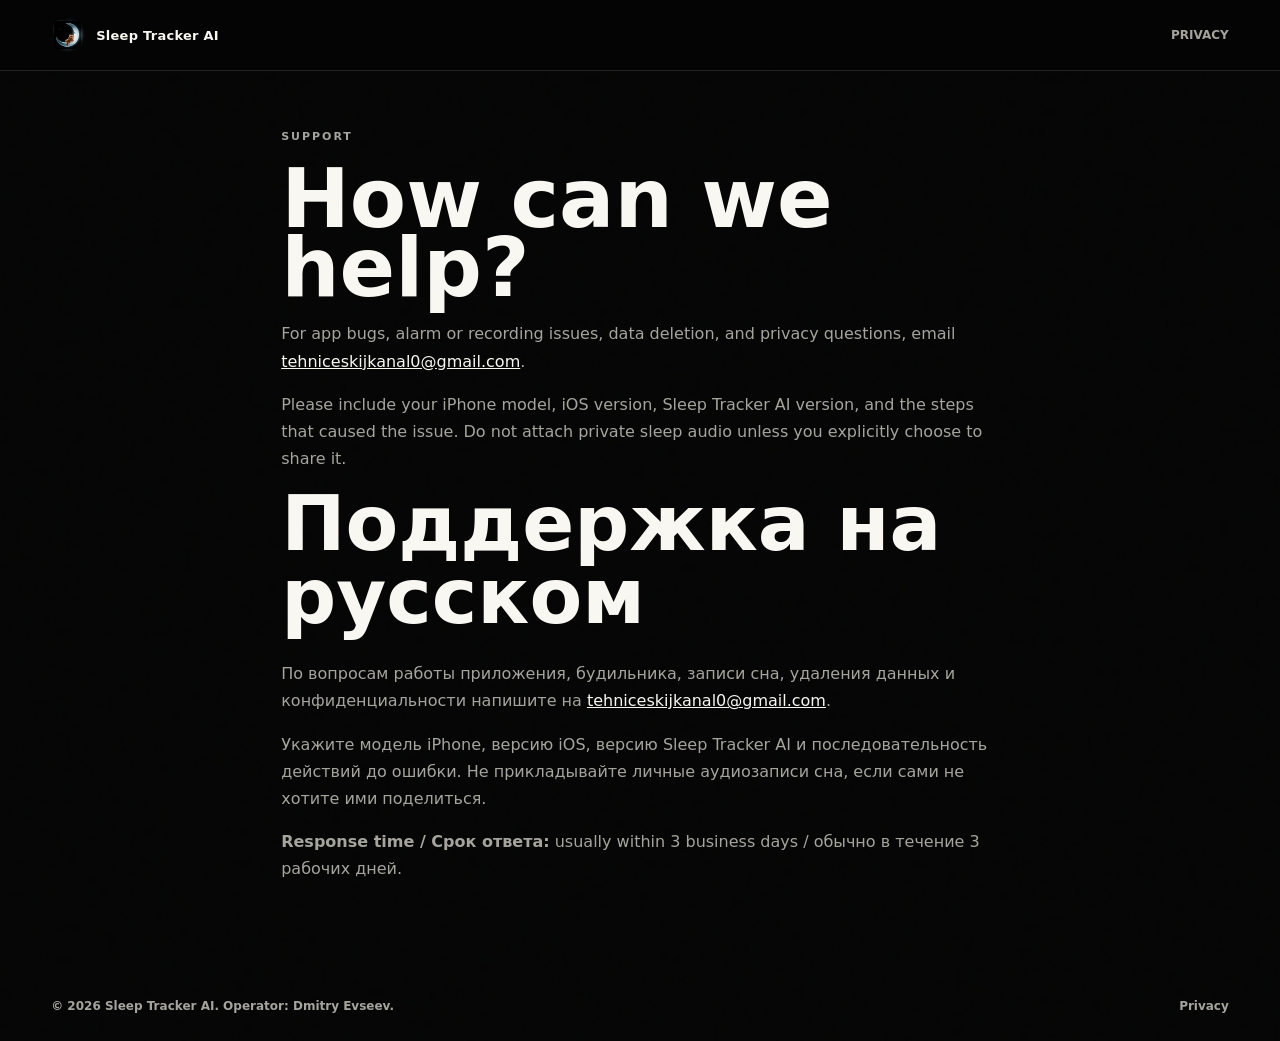
<file: support.html>
<!doctype html>
<html lang="en">
<head>
  <meta charset="utf-8" />
  <meta name="viewport" content="width=device-width, initial-scale=1" />
  <meta name="theme-color" content="#050505" />
  <meta name="description" content="Sleep Tracker AI support and contact information." />
  <title>Support — Sleep Tracker AI</title>
  <link rel="icon" href="assets/logo.png" type="image/png" />
  <link rel="stylesheet" href="css/site.css" />
  <style>
    .support-page { max-width: 820px; margin: 0 auto; padding: 128px var(--pad) 72px; }
    .support-page h1 { font-size: clamp(42px, 8vw, 82px); }
    .support-page p, .support-page li { color: var(--muted); line-height: 1.7; }
    .support-page a { color: var(--fg); text-decoration: underline; }
  </style>
</head>
<body>
  <div class="noise" aria-hidden="true"></div>
  <header class="nav is-scrolled">
    <span class="brand"><img src="assets/logo.png" alt="" width="34" height="34" /><span>Sleep Tracker AI</span></span>
    <nav><a href="ios-privacy.html">Privacy</a></nav>
  </header>
  <main class="support-page">
    <p class="eyebrow">SUPPORT</p>
    <h1>How can we help?</h1>
    <p>For app bugs, alarm or recording issues, data deletion, and privacy questions, email <a href="mailto:tehniceskijkanal0@gmail.com">tehniceskijkanal0@gmail.com</a>.</p>
    <p>Please include your iPhone model, iOS version, Sleep Tracker AI version, and the steps that caused the issue. Do not attach private sleep audio unless you explicitly choose to share it.</p>
    <h2>Поддержка на русском</h2>
    <p>По вопросам работы приложения, будильника, записи сна, удаления данных и конфиденциальности напишите на <a href="mailto:tehniceskijkanal0@gmail.com">tehniceskijkanal0@gmail.com</a>.</p>
    <p>Укажите модель iPhone, версию iOS, версию Sleep Tracker AI и последовательность действий до ошибки. Не прикладывайте личные аудиозаписи сна, если сами не хотите ими поделиться.</p>
    <p><strong>Response time / Срок ответа:</strong> usually within 3 business days / обычно в течение 3 рабочих дней.</p>
  </main>
  <footer>
    <span>© 2026 Sleep Tracker AI. Operator: Dmitry Evseev.</span>
    <div><a href="ios-privacy.html">Privacy</a></div>
  </footer>
</body>
</html>
</file>
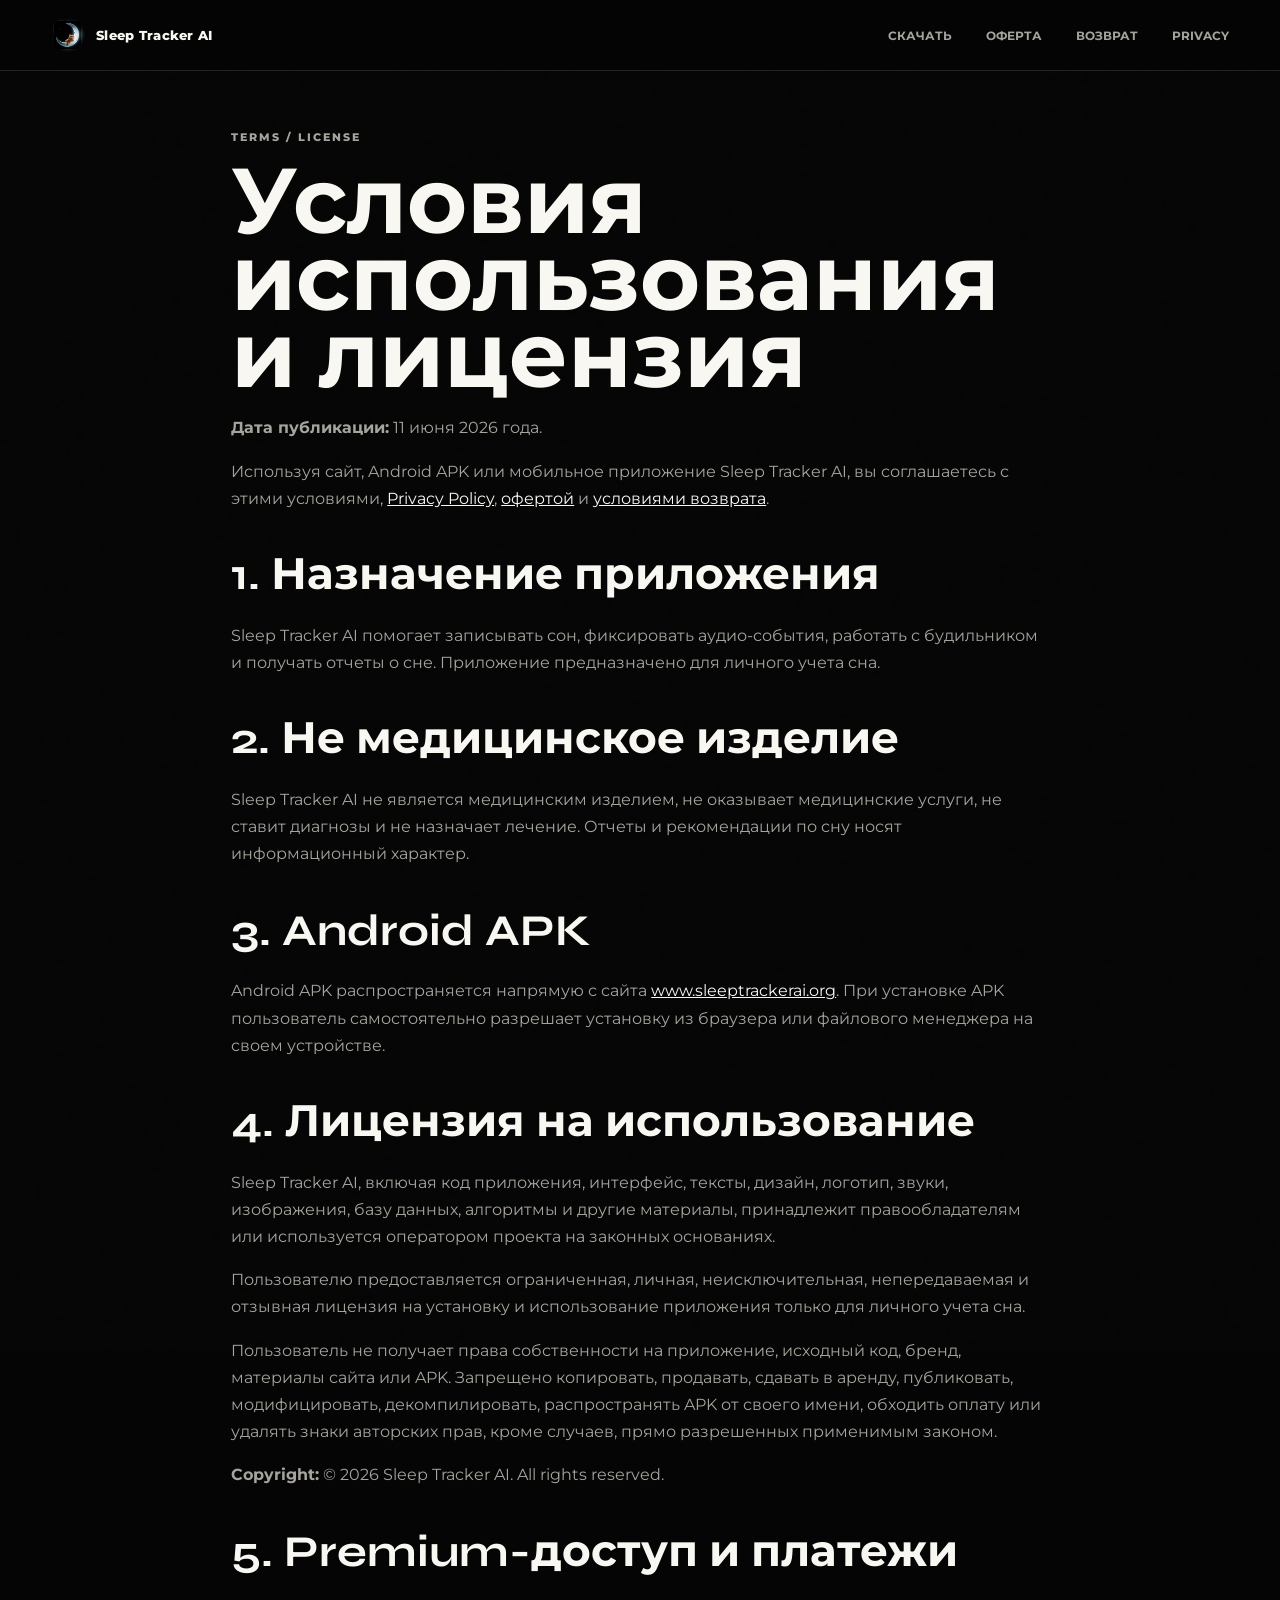
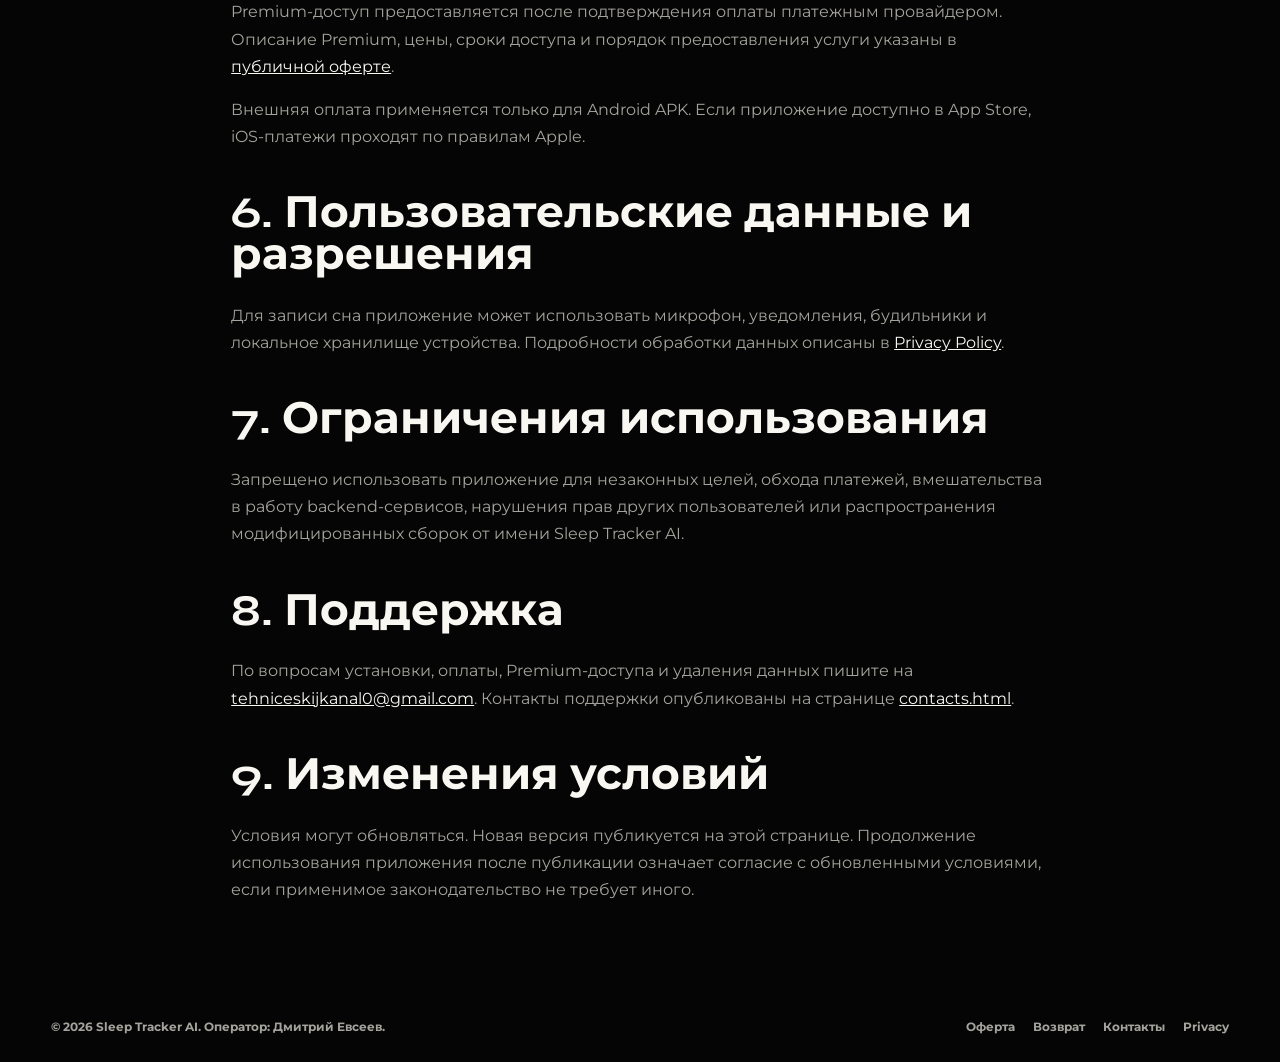
<file: terms.html>
<!doctype html>
<html lang="ru">
<head>
  <meta charset="utf-8" />
  <meta name="viewport" content="width=device-width, initial-scale=1" />
  <meta name="theme-color" content="#050505" />
  <meta name="description" content="Условия использования и лицензионное соглашение Sleep Tracker AI." />
  <title>Условия использования и лицензия - Sleep Tracker AI</title>
  <link rel="icon" href="assets/logo.png" type="image/png" />
  <link rel="preconnect" href="https://fonts.googleapis.com" />
  <link rel="preconnect" href="https://fonts.gstatic.com" crossorigin />
  <link href="https://fonts.googleapis.com/css2?family=Montserrat:wght@400;600;700;800&family=Syne:wght@700;800&display=swap" rel="stylesheet" />
  <link rel="stylesheet" href="css/site.css" />
  <style>
    .legal-page { max-width: 920px; margin: 0 auto; padding: 128px var(--pad) 72px; }
    .legal-page h1 { font-size: clamp(42px, 8vw, 92px); }
    .legal-page h2 { margin-top: 42px; font-size: clamp(28px, 4vw, 44px); }
    .legal-page p, .legal-page li { color: var(--muted); line-height: 1.7; }
    .legal-page a { color: var(--fg); text-decoration: underline; }
  </style>
</head>
<body>
  <div class="noise" aria-hidden="true"></div>
  <header class="nav is-scrolled">
    <a class="brand" href="index.html"><img src="assets/logo.png" alt="" width="34" height="34" /><span>Sleep Tracker AI</span></a>
    <nav>
      <a href="index.html#download">Скачать</a>
      <a href="offer.html">Оферта</a>
      <a href="refund.html">Возврат</a>
      <a href="privacy.html">Privacy</a>
    </nav>
  </header>

  <main class="legal-page">
    <p class="eyebrow">TERMS / LICENSE</p>
    <h1>Условия использования и лицензия</h1>
    <p><strong>Дата публикации:</strong> 11 июня 2026 года.</p>
    <p>Используя сайт, Android APK или мобильное приложение Sleep Tracker AI, вы соглашаетесь с этими условиями, <a href="privacy.html">Privacy Policy</a>, <a href="offer.html">офертой</a> и <a href="refund.html">условиями возврата</a>.</p>

    <h2>1. Назначение приложения</h2>
    <p>Sleep Tracker AI помогает записывать сон, фиксировать аудио-события, работать с будильником и получать отчеты о сне. Приложение предназначено для личного учета сна.</p>

    <h2>2. Не медицинское изделие</h2>
    <p>Sleep Tracker AI не является медицинским изделием, не оказывает медицинские услуги, не ставит диагнозы и не назначает лечение. Отчеты и рекомендации по сну носят информационный характер.</p>

    <h2>3. Android APK</h2>
    <p>Android APK распространяется напрямую с сайта <a href="https://www.sleeptrackerai.org">www.sleeptrackerai.org</a>. При установке APK пользователь самостоятельно разрешает установку из браузера или файлового менеджера на своем устройстве.</p>

    <h2>4. Лицензия на использование</h2>
    <p>Sleep Tracker AI, включая код приложения, интерфейс, тексты, дизайн, логотип, звуки, изображения, базу данных, алгоритмы и другие материалы, принадлежит правообладателям или используется оператором проекта на законных основаниях.</p>
    <p>Пользователю предоставляется ограниченная, личная, неисключительная, непередаваемая и отзывная лицензия на установку и использование приложения только для личного учета сна.</p>
    <p>Пользователь не получает права собственности на приложение, исходный код, бренд, материалы сайта или APK. Запрещено копировать, продавать, сдавать в аренду, публиковать, модифицировать, декомпилировать, распространять APK от своего имени, обходить оплату или удалять знаки авторских прав, кроме случаев, прямо разрешенных применимым законом.</p>
    <p><strong>Copyright:</strong> © 2026 Sleep Tracker AI. All rights reserved.</p>

    <h2>5. Premium-доступ и платежи</h2>
    <p>Premium-доступ предоставляется после подтверждения оплаты платежным провайдером. Описание Premium, цены, сроки доступа и порядок предоставления услуги указаны в <a href="offer.html">публичной оферте</a>.</p>
    <p>Внешняя оплата применяется только для Android APK. Если приложение доступно в App Store, iOS-платежи проходят по правилам Apple.</p>

    <h2>6. Пользовательские данные и разрешения</h2>
    <p>Для записи сна приложение может использовать микрофон, уведомления, будильники и локальное хранилище устройства. Подробности обработки данных описаны в <a href="privacy.html">Privacy Policy</a>.</p>

    <h2>7. Ограничения использования</h2>
    <p>Запрещено использовать приложение для незаконных целей, обхода платежей, вмешательства в работу backend-сервисов, нарушения прав других пользователей или распространения модифицированных сборок от имени Sleep Tracker AI.</p>

    <h2>8. Поддержка</h2>
    <p>По вопросам установки, оплаты, Premium-доступа и удаления данных пишите на <a href="mailto:tehniceskijkanal0@gmail.com">tehniceskijkanal0@gmail.com</a>. Контакты поддержки опубликованы на странице <a href="contacts.html">contacts.html</a>.</p>

    <h2>9. Изменения условий</h2>
    <p>Условия могут обновляться. Новая версия публикуется на этой странице. Продолжение использования приложения после публикации означает согласие с обновленными условиями, если применимое законодательство не требует иного.</p>
  </main>

  <footer>
    <span>© 2026 Sleep Tracker AI. Оператор: Дмитрий Евсеев.</span>
    <div>
      <a href="offer.html">Оферта</a>
      <a href="refund.html">Возврат</a>
      <a href="contacts.html">Контакты</a>
      <a href="privacy.html">Privacy</a>
    </div>
  </footer>
</body>
</html>
</file>
<file: css/site.css>
:root {
  --bg: #050505;
  --fg: #f8f7f2;
  --muted: #a4a39c;
  --line: rgba(255, 255, 255, 0.12);
  --line-strong: rgba(255, 255, 255, 0.26);
  --panel: rgba(255, 255, 255, 0.035);
  --cyan: #7de8ff;
  --green: #b5ff6a;
  --max: 1180px;
  --pad: clamp(18px, 4vw, 52px);
  --sans: "Montserrat", system-ui, -apple-system, BlinkMacSystemFont, "Segoe UI", sans-serif;
  --display: "Syne", var(--sans);
}

* {
  box-sizing: border-box;
}

html {
  scroll-behavior: smooth;
  background: var(--bg);
}

body {
  margin: 0;
  font-family: var(--sans);
  color: var(--fg);
  background: var(--bg);
  cursor: auto;
  overflow-x: hidden;
  -webkit-font-smoothing: antialiased;
}

a {
  color: inherit;
  text-decoration: none;
}

img {
  display: block;
  max-width: 100%;
}

.loader {
  position: fixed;
  inset: 0;
  z-index: 50;
  display: grid;
  place-items: center;
  align-content: center;
  gap: 22px;
  background: #000;
  transition: opacity 0.55s ease, visibility 0.55s ease;
}

.loader.is-done {
  opacity: 0;
  visibility: hidden;
}

.loader img {
  object-fit: contain;
}

.loader-line {
  width: min(320px, 72vw);
  height: 1px;
  overflow: hidden;
  background: var(--line);
}

.loader-line span {
  display: block;
  width: 0;
  height: 100%;
  background: linear-gradient(90deg, transparent, #fff, transparent);
  box-shadow: 0 0 20px #fff;
}

.loader p {
  margin: 0;
  font-family: var(--display);
  font-size: 48px;
}

.noise {
  pointer-events: none;
  position: fixed;
  inset: -50%;
  z-index: 10;
  opacity: 0.05;
  mix-blend-mode: overlay;
  background-image: url("data:image/svg+xml;utf8,<svg viewBox='0 0 200 200' xmlns='http://www.w3.org/2000/svg'><filter id='n'><feTurbulence type='fractalNoise' baseFrequency='0.85' numOctaves='2'/></filter><rect width='100%' height='100%' filter='url(%23n)' opacity='0.8'/></svg>");
  animation: noise 0.7s steps(4) infinite;
}

@keyframes noise {
  0% { transform: translate(0, 0); }
  25% { transform: translate(-2%, 1%); }
  50% { transform: translate(1%, -2%); }
  75% { transform: translate(2%, 2%); }
  100% { transform: translate(0, 0); }
}

.nav {
  position: fixed;
  inset: 0 0 auto;
  z-index: 20;
  display: flex;
  align-items: center;
  justify-content: space-between;
  padding: 18px var(--pad);
  border-bottom: 1px solid transparent;
  transition: background 0.25s ease, border-color 0.25s ease;
}

.nav.is-scrolled {
  background: rgba(5, 5, 5, 0.74);
  border-color: var(--line);
  backdrop-filter: blur(18px);
}

.brand,
.nav nav,
.nav-right,
.lang-switch,
.actions,
.download-actions,
footer,
footer div {
  display: flex;
  align-items: center;
}

.brand {
  gap: 11px;
  font-weight: 800;
  font-size: 13px;
  letter-spacing: 0.02em;
}

.brand img {
  width: 34px;
  height: 34px;
  object-fit: contain;
}

.nav nav {
  gap: clamp(14px, 3vw, 34px);
  color: var(--muted);
  font-size: 12px;
  font-weight: 700;
  text-transform: uppercase;
}

.nav-right {
  gap: clamp(14px, 2vw, 24px);
}

.lang-switch {
  position: relative;
  gap: 2px;
  padding: 3px;
  border: 1px solid var(--line);
  border-radius: 6px;
  background: rgba(255, 255, 255, 0.04);
}

.lang-btn {
  min-width: 38px;
  height: 30px;
  padding: 0 8px;
  color: var(--muted);
  border: 0;
  border-radius: 4px;
  background: transparent;
  font-family: inherit;
  font-size: 11px;
  font-weight: 800;
  cursor: pointer;
}

.lang-btn.is-active {
  color: #050505;
  background: #fff;
}

.hero {
  position: relative;
  min-height: 100svh;
  display: grid;
  grid-template-columns: minmax(0, 1fr) minmax(260px, 380px);
  align-items: center;
  gap: clamp(26px, 7vw, 96px);
  padding: 108px var(--pad) 72px;
  overflow: hidden;
}

.hero::after {
  content: "";
  position: absolute;
  left: var(--pad);
  right: var(--pad);
  bottom: 0;
  height: 1px;
  background: var(--line);
}

.hero-bg {
  position: absolute;
  inset: 0;
  background:
    radial-gradient(circle at 74% 38%, rgba(125, 232, 255, 0.14), transparent 28%),
    radial-gradient(circle at 18% 75%, rgba(181, 255, 106, 0.12), transparent 24%),
    linear-gradient(180deg, rgba(255, 255, 255, 0.025), transparent 42%);
}

.hero-copy,
.phone,
.section,
.strip,
.download,
footer {
  position: relative;
  z-index: 1;
}

.hero-copy {
  min-width: 0;
}

.eyebrow {
  margin: 0 0 18px;
  color: var(--cyan);
  font-size: 11px;
  font-weight: 800;
  letter-spacing: 0.18em;
}

h1,
h2,
h3,
p {
  margin-top: 0;
}

h1 {
  max-width: 920px;
  margin-bottom: 18px;
  font-family: var(--display);
  font-size: clamp(58px, 12vw, 158px);
  line-height: 0.84;
  letter-spacing: 0;
}

.lead {
  max-width: 570px;
  color: var(--muted);
  font-size: clamp(18px, 2.1vw, 26px);
  line-height: 1.35;
}

.actions,
.download-actions {
  flex-wrap: wrap;
  gap: 12px;
  margin-top: 30px;
}

.hero-points,
.pill-row {
  display: flex;
  flex-wrap: wrap;
  gap: 9px;
}

.hero-points {
  margin-top: 22px;
}

.hero-points span,
.pill-row span {
  display: inline-flex;
  align-items: center;
  min-height: 34px;
  padding: 0 12px;
  border: 1px solid var(--line);
  border-radius: 6px;
  color: var(--muted);
  background: rgba(255, 255, 255, 0.035);
  font-size: 11px;
  font-weight: 800;
  text-transform: uppercase;
}

.button {
  min-height: 50px;
  display: inline-flex;
  align-items: center;
  justify-content: center;
  padding: 0 22px;
  border: 1px solid var(--line-strong);
  border-radius: 6px;
  font-size: 12px;
  font-weight: 800;
  text-transform: uppercase;
  letter-spacing: 0.08em;
  transition: transform 0.2s ease, border-color 0.2s ease, background 0.2s ease;
}

.button:hover {
  transform: translateY(-2px);
  border-color: rgba(255, 255, 255, 0.55);
}

.button.primary {
  color: #050505;
  background: #fff;
  border-color: #fff;
}

.button.ghost {
  background: rgba(255, 255, 255, 0.035);
}

.phone {
  width: min(380px, 78vw);
  justify-self: end;
  padding: 10px;
  border: 1px solid var(--line-strong);
  border-radius: 8px;
  background: rgba(255, 255, 255, 0.04);
  box-shadow: 0 30px 90px rgba(0, 0, 0, 0.5);
}

.phone img {
  width: 100%;
  height: auto;
  border-radius: 4px;
  background: #050505;
}

.scroll {
  position: absolute;
  left: var(--pad);
  bottom: 26px;
  z-index: 2;
  color: var(--muted);
  font-size: 11px;
  font-weight: 800;
  text-transform: uppercase;
  letter-spacing: 0.16em;
}

.strip {
  max-width: var(--max);
  margin: 0 auto;
  display: grid;
  grid-template-columns: repeat(4, 1fr);
  border-bottom: 1px solid var(--line);
}

.strip div {
  min-height: 104px;
  padding: 24px;
  border-right: 1px solid var(--line);
}

.strip div:last-child {
  border-right: 0;
}

.strip strong,
.strip span {
  display: block;
}

.strip strong {
  margin-bottom: 8px;
  font-family: var(--display);
  font-size: 26px;
}

.strip span {
  color: var(--muted);
  font-size: 12px;
  font-weight: 700;
  text-transform: uppercase;
}

.section,
.download {
  max-width: var(--max);
  margin: 0 auto;
  padding: clamp(74px, 10vw, 132px) var(--pad);
}

.section-head {
  max-width: 720px;
}

h2 {
  margin-bottom: 26px;
  font-family: var(--display);
  font-size: clamp(38px, 6vw, 78px);
  line-height: 0.95;
}

.grid {
  display: grid;
  grid-template-columns: repeat(3, 1fr);
  gap: 12px;
  margin-top: 38px;
}

.card {
  min-height: 230px;
  padding: 24px;
  border: 1px solid var(--line);
  border-radius: 8px;
  background: var(--panel);
}

.card span {
  display: block;
  margin-bottom: 46px;
  color: var(--green);
  font-size: 12px;
  font-weight: 800;
}

.card h3 {
  margin-bottom: 12px;
  font-size: 21px;
}

.card p,
.download p {
  color: var(--muted);
  line-height: 1.65;
}

.section-head p {
  max-width: 680px;
  color: var(--muted);
  font-size: clamp(16px, 1.5vw, 19px);
  line-height: 1.7;
}

.section-split {
  max-width: var(--max);
  margin: 0 auto;
  display: grid;
  grid-template-columns: minmax(0, 0.95fr) minmax(320px, 1.05fr);
  gap: clamp(28px, 6vw, 76px);
  align-items: center;
  padding: clamp(74px, 10vw, 132px) var(--pad);
  border-top: 1px solid var(--line);
}

.showcase {
  grid-template-columns: minmax(0, 0.9fr) minmax(320px, 1fr);
}

.report-board,
.insight-board,
.mini-phone,
.flow-grid article,
.privacy-grid article,
.faq details {
  border: 1px solid var(--line);
  border-radius: 8px;
  background: var(--panel);
}

.report-board,
.insight-board {
  padding: clamp(18px, 3vw, 30px);
  box-shadow: 0 30px 90px rgba(0, 0, 0, 0.35);
}

.board-top {
  display: flex;
  justify-content: space-between;
  align-items: start;
  gap: 16px;
  padding-bottom: 18px;
  border-bottom: 1px solid var(--line);
}

.board-top span {
  color: var(--muted);
  font-size: 12px;
  font-weight: 800;
  text-transform: uppercase;
}

.board-top strong {
  font-family: var(--display);
  font-size: clamp(58px, 8vw, 104px);
  line-height: 0.8;
  color: var(--green);
}

.sleep-graph {
  height: 170px;
  display: grid;
  grid-template-columns: repeat(7, 1fr);
  gap: 10px;
  align-items: end;
  padding: 26px 0;
}

.sleep-graph span {
  min-height: 18px;
  border-radius: 5px 5px 0 0;
  background: linear-gradient(180deg, var(--cyan), rgba(125, 232, 255, 0.18));
}

.report-list,
.insight-list {
  display: grid;
  gap: 10px;
}

.report-list div,
.insight-list div {
  display: grid;
  gap: 5px;
  padding: 14px;
  border: 1px solid var(--line);
  border-radius: 6px;
  background: rgba(255, 255, 255, 0.03);
}

.report-list b,
.insight-list b,
.flow-grid h3,
.privacy-grid h3 {
  font-size: 18px;
}

.report-list span,
.insight-list span,
.flow-grid p,
.privacy-grid p,
.faq p,
.mini-screen p,
.mini-screen li {
  color: var(--muted);
  line-height: 1.6;
}

.flow {
  border-top: 1px solid var(--line);
}

.flow-grid {
  display: grid;
  grid-template-columns: repeat(4, 1fr);
  gap: 12px;
  margin-top: 38px;
}

.flow-grid article {
  min-height: 250px;
  padding: 22px;
}

.flow-grid span {
  display: inline-grid;
  place-items: center;
  width: 38px;
  height: 38px;
  margin-bottom: 38px;
  border: 1px solid var(--line-strong);
  border-radius: 6px;
  color: var(--green);
  font-size: 12px;
  font-weight: 800;
}

.premium {
  grid-template-columns: minmax(280px, 410px) minmax(0, 1fr);
}

.mini-phone {
  width: min(410px, 100%);
  padding: 10px;
  background:
    linear-gradient(180deg, rgba(255, 255, 255, 0.08), rgba(255, 255, 255, 0.02)),
    #080808;
  box-shadow: 0 30px 90px rgba(0, 0, 0, 0.42);
}

.mini-screen {
  min-height: 520px;
  padding: 22px;
  border-radius: 4px;
  background:
    linear-gradient(180deg, rgba(125, 232, 255, 0.13), transparent 26%),
    #050505;
}

.mini-status {
  display: flex;
  gap: 6px;
  margin-bottom: 36px;
}

.mini-status span {
  width: 8px;
  height: 8px;
  border-radius: 999px;
  background: var(--line-strong);
}

.mini-screen h3 {
  margin-bottom: 10px;
  font-family: var(--display);
  font-size: 34px;
  line-height: 1;
}

.mini-meter {
  height: 10px;
  margin: 28px 0;
  overflow: hidden;
  border-radius: 999px;
  background: rgba(255, 255, 255, 0.08);
}

.mini-meter span {
  display: block;
  width: 72%;
  height: 100%;
  border-radius: inherit;
  background: linear-gradient(90deg, var(--green), var(--cyan));
}

.mini-screen ul {
  display: grid;
  gap: 12px;
  padding: 0;
  margin: 0;
  list-style: none;
}

.mini-screen li {
  padding: 13px 0;
  border-top: 1px solid var(--line);
}

.pill-row {
  margin-top: 26px;
}

.privacy-section {
  border-top: 1px solid var(--line);
}

.pricing {
  border-top: 1px solid var(--line);
}

.pricing-grid {
  display: grid;
  grid-template-columns: repeat(3, 1fr);
  gap: 12px;
  margin-top: 38px;
}

.price-card {
  min-height: 220px;
  padding: 24px;
  border: 1px solid var(--line);
  border-radius: 8px;
  background: var(--panel);
}

.price-card.is-featured {
  border-color: var(--line-strong);
  background: rgba(255, 255, 255, 0.07);
}

.price-card span,
.price-card strong,
.price-card p {
  display: block;
}

.price-card span {
  margin-bottom: 24px;
  color: var(--cyan);
  font-size: 12px;
  font-weight: 800;
  text-transform: uppercase;
}

.price-card strong {
  margin-bottom: 20px;
  font-family: var(--display);
  font-size: clamp(34px, 5vw, 58px);
  line-height: 0.9;
}

.price-card p {
  color: var(--muted);
  line-height: 1.6;
}

.documents-section {
  border-top: 1px solid var(--line);
}

.documents-grid {
  display: grid;
  grid-template-columns: repeat(4, 1fr);
  gap: 12px;
  margin-top: 38px;
}

.doc-card {
  min-height: 220px;
  padding: 24px;
  border: 1px solid var(--line);
  border-radius: 8px;
  background: var(--panel);
  color: var(--text);
  text-decoration: none;
}

.doc-card:hover {
  border-color: var(--line-strong);
  background: rgba(255, 255, 255, 0.07);
}

.doc-card span,
.doc-card strong,
.doc-card p {
  display: block;
}

.doc-card span {
  margin-bottom: 22px;
  color: var(--cyan);
  font-size: 12px;
  font-weight: 800;
  text-transform: uppercase;
}

.doc-card strong {
  margin-bottom: 18px;
  font-family: var(--display);
  font-size: 24px;
  line-height: 1.05;
}

.doc-card p {
  color: var(--muted);
  line-height: 1.6;
}

.privacy-grid {
  display: grid;
  grid-template-columns: repeat(3, 1fr);
  gap: 12px;
  margin-top: 38px;
}

.privacy-grid article {
  min-height: 190px;
  padding: 24px;
}

.faq {
  border-top: 1px solid var(--line);
}

.faq-list {
  display: grid;
  gap: 10px;
  margin-top: 38px;
}

.faq details {
  padding: 0;
  overflow: hidden;
}

.faq summary {
  min-height: 68px;
  display: flex;
  align-items: center;
  padding: 20px 24px;
  font-weight: 800;
  cursor: pointer;
}

.faq summary::marker {
  color: var(--green);
}

.faq p {
  margin: 0;
  padding: 0 24px 22px;
  max-width: 800px;
}

.download {
  display: grid;
  grid-template-columns: minmax(0, 0.92fr) minmax(min(100%, 380px), 0.85fr);
  gap: clamp(22px, 5vw, 64px);
  align-items: center;
  border-top: 1px solid var(--line);
  border-bottom: 1px solid var(--line);
}

.download > * {
  min-width: 0;
}

.download h2 {
  margin-bottom: 12px;
}

.download-meta {
  display: grid;
  grid-template-columns: repeat(3, minmax(112px, 1fr));
  gap: 10px;
  margin: 0 0 14px;
}

.download-panel {
  min-width: 0;
  padding: 18px;
  border: 1px solid var(--line);
  border-radius: 8px;
  background: rgba(255,255,255,0.035);
}

.download-meta div {
  padding: 14px 16px;
  border: 1px solid var(--line);
  border-radius: 8px;
  background: rgba(255,255,255,0.04);
}

.download-meta dt {
  margin-bottom: 6px;
  color: var(--muted);
  font-size: 11px;
  font-weight: 800;
  text-transform: uppercase;
}

.download-meta dd {
  margin: 0;
  color: var(--fg);
  font-size: 15px;
  font-weight: 800;
}

.download-note {
  max-width: 720px;
  margin: 14px 0;
}

.download-warning {
  max-width: 760px;
  margin: 0;
  padding: 12px 14px;
  border: 1px solid rgba(255, 184, 107, 0.34);
  border-radius: 8px;
  background: rgba(255, 184, 107, 0.08);
  color: var(--fg);
  font-size: 14px;
}

.release-notes {
  padding: 16px;
  margin-bottom: 14px;
  border: 1px solid var(--line);
  border-radius: 8px;
  background: linear-gradient(180deg, rgba(181, 255, 106, 0.045), rgba(125, 232, 255, 0.025));
}

.release-notes[open] {
  display: grid;
  gap: 12px;
}

.release-history-head,
.release-entry-top {
  display: flex;
  align-items: center;
  gap: 8px;
  min-width: 0;
}

.release-history-head {
  justify-content: space-between;
  padding-bottom: 4px;
  cursor: pointer;
  list-style: none;
}

.release-history-head::-webkit-details-marker {
  display: none;
}

.release-history-head::after {
  content: "+";
  flex: 0 0 auto;
  width: 24px;
  height: 24px;
  display: inline-flex;
  align-items: center;
  justify-content: center;
  border: 1px solid var(--line);
  border-radius: 999px;
  color: var(--cyan);
  font-size: 16px;
  line-height: 1;
}

.release-notes[open] .release-history-head::after {
  content: "-";
}

.release-history-head strong {
  font-size: 13px;
  text-transform: uppercase;
  letter-spacing: 0.08em;
}

.release-history-head span,
.release-date {
  color: var(--muted);
  font-size: 11px;
  font-weight: 800;
  text-transform: uppercase;
}

.release-timeline {
  display: grid;
  gap: 0;
  max-height: 240px;
  overflow-y: auto;
  overscroll-behavior: contain;
  padding: 0 8px 0 0;
  margin: 0;
  list-style: none;
}

.release-timeline::-webkit-scrollbar {
  width: 6px;
}

.release-timeline::-webkit-scrollbar-thumb {
  border-radius: 999px;
  background: rgba(125, 232, 255, 0.28);
}

.release-entry {
  position: relative;
  display: grid;
  gap: 8px;
  padding: 0 0 15px 22px;
}

.release-entry:last-child {
  padding-bottom: 0;
}

.release-entry::before {
  content: "";
  position: absolute;
  left: 5px;
  top: 7px;
  bottom: -6px;
  width: 1px;
  background: var(--line);
}

.release-entry:last-child::before {
  display: none;
}

.release-entry::after {
  content: "";
  position: absolute;
  left: 0;
  top: 5px;
  width: 11px;
  height: 11px;
  border: 2px solid rgba(125, 232, 255, 0.42);
  border-radius: 50%;
  background: var(--bg);
}

.release-entry.is-latest::after {
  border-color: var(--green);
  background: var(--green);
  box-shadow: 0 0 18px rgba(181, 255, 106, 0.28);
}

.release-entry:not(:last-child) .release-entry-top::after {
  content: "↓";
  margin-left: auto;
  color: var(--cyan);
  font-size: 14px;
  line-height: 1;
}

.release-version {
  color: var(--fg);
  font-size: 14px;
  overflow-wrap: anywhere;
}

.release-badge {
  display: inline-flex;
  align-items: center;
  min-height: 20px;
  border: 1px solid rgba(181, 255, 106, 0.42);
  border-radius: 999px;
  padding: 0 8px;
  color: var(--green);
  font-size: 10px;
  font-weight: 900;
  text-transform: uppercase;
}

.release-notes ul {
  display: grid;
  gap: 7px;
  padding: 0;
  margin: 0;
  list-style: none;
}

.release-notes li,
.release-entry p {
  color: var(--muted);
  font-size: 14px;
  line-height: 1.45;
  overflow-wrap: anywhere;
}

.release-entry p {
  margin: 0;
}

.release-notes li li::before {
  content: "";
  display: inline-block;
  width: 5px;
  height: 5px;
  margin-right: 8px;
  border-radius: 50%;
  background: var(--green);
}

.verify-file {
  margin-bottom: 14px;
  border: 1px solid var(--line);
  border-radius: 8px;
  background: rgba(255,255,255,0.03);
}

.verify-file summary {
  min-height: 46px;
  display: flex;
  align-items: center;
  padding: 0 14px;
  color: var(--fg);
  font-size: 12px;
  font-weight: 800;
  text-transform: uppercase;
  cursor: pointer;
}

.verify-file p {
  margin: 0;
  padding: 12px 14px;
  border-top: 1px solid var(--line);
}

.verify-file span {
  display: block;
  margin-bottom: 6px;
  color: var(--muted);
  font-size: 11px;
  font-weight: 800;
  text-transform: uppercase;
}

.verify-file code {
  display: block;
  overflow-wrap: anywhere;
  color: var(--fg);
  font-size: 12px;
  line-height: 1.45;
}

.download-hash {
  max-width: 760px;
  margin: 0;
}

.download-hash span {
  display: block;
  margin-bottom: 6px;
  color: var(--muted);
  font-size: 11px;
  font-weight: 800;
  text-transform: uppercase;
}

.download-hash code {
  display: block;
  width: 100%;
  padding: 12px 14px;
  border: 1px solid var(--line);
  border-radius: 8px;
  overflow-wrap: anywhere;
  color: var(--fg);
  background: rgba(0,0,0,0.22);
  font-size: 12px;
  line-height: 1.5;
}

.bug-report {
  max-width: 760px;
  margin-top: 16px;
  padding: 18px 20px;
  border: 1px solid var(--line);
  border-radius: 8px;
  background: rgba(125, 232, 255, 0.06);
}

.bug-report strong,
.bug-report p,
.bug-report a {
  display: block;
}

.bug-report strong {
  margin-bottom: 8px;
  color: var(--fg);
  font-size: 15px;
}

.bug-report p {
  margin: 0 0 12px;
  color: var(--muted);
  line-height: 1.55;
}

.bug-report-link {
  width: fit-content;
  color: var(--cyan);
  font-size: 13px;
  font-weight: 800;
  text-transform: uppercase;
}

.bug-report-section {
  border-top: 1px solid var(--line);
}

footer {
  justify-content: space-between;
  gap: 18px;
  flex-wrap: wrap;
  padding: 28px var(--pad);
  color: var(--muted);
  font-size: 12px;
  font-weight: 700;
}

footer div {
  gap: 18px;
  flex-wrap: wrap;
}

.legal-page {
  overflow-x: hidden;
}

.legal-table {
  table-layout: fixed;
}

.legal-table th,
.legal-table td {
  overflow-wrap: anywhere;
}

@media (max-width: 820px) {
  body {
    cursor: auto;
  }

  .nav {
    align-items: flex-start;
  }

  .nav nav {
    display: flex;
    flex-wrap: wrap;
    justify-content: flex-end;
    gap: 8px 12px;
    max-width: min(250px, 58vw);
    font-size: 10px;
  }

  .nav-right {
    margin-left: auto;
    align-items: flex-end;
    gap: 8px;
  }

  .hero {
    grid-template-columns: 1fr;
    min-height: auto;
    overflow: hidden;
  }

  .hero > *,
  .hero-copy,
  .lead,
  .eyebrow,
  .hero-points span {
    min-width: 0;
    max-width: 100%;
  }

  .hero-copy,
  .actions,
  .hero-points,
  .phone {
    width: 100%;
    max-width: calc(100vw - (var(--pad) * 2));
  }

  .hero-copy,
  .hero-points {
    max-width: min(330px, calc(100vw - (var(--pad) * 2)));
  }

  .lead,
  .eyebrow,
  .hero-points span {
    overflow-wrap: anywhere;
  }

  h1 {
    max-width: 100%;
    font-size: clamp(54px, 15vw, 68px);
  }

  .phone {
    justify-self: start;
    width: min(310px, 100%);
  }

  .strip,
  .grid,
  .download,
  .section-split,
  .flow-grid,
  .pricing-grid,
  .documents-grid,
  .privacy-grid {
    grid-template-columns: 1fr;
  }

  .strip div {
    border-right: 0;
    border-bottom: 1px solid var(--line);
  }

  .download-actions {
    width: 100%;
  }

  .release-history-head,
  .release-entry-top {
    align-items: flex-start;
    flex-direction: column;
  }

  .release-history-head::after {
    align-self: flex-end;
    margin-top: -28px;
  }

  .release-timeline {
    max-height: 190px;
  }

  .release-entry:not(:last-child) .release-entry-top::after {
    margin-left: 0;
  }

  .release-date,
  .release-version {
    white-space: normal;
    overflow-wrap: anywhere;
  }

  .download-meta {
    grid-template-columns: 1fr;
  }

  .button {
    width: 100%;
  }

  .section-split {
    padding-top: 74px;
  }

  .flow-grid article,
  .price-card,
  .doc-card,
  .privacy-grid article {
    min-height: auto;
  }

  .mini-screen {
    min-height: 430px;
  }

  .legal-table,
  .legal-table tbody,
  .legal-table tr,
  .legal-table th,
  .legal-table td {
    display: block;
    width: 100%;
  }

  .legal-table th {
    padding-bottom: 4px;
    border-bottom: 0;
  }

  .legal-table td {
    padding-top: 0;
  }
}
</file>
